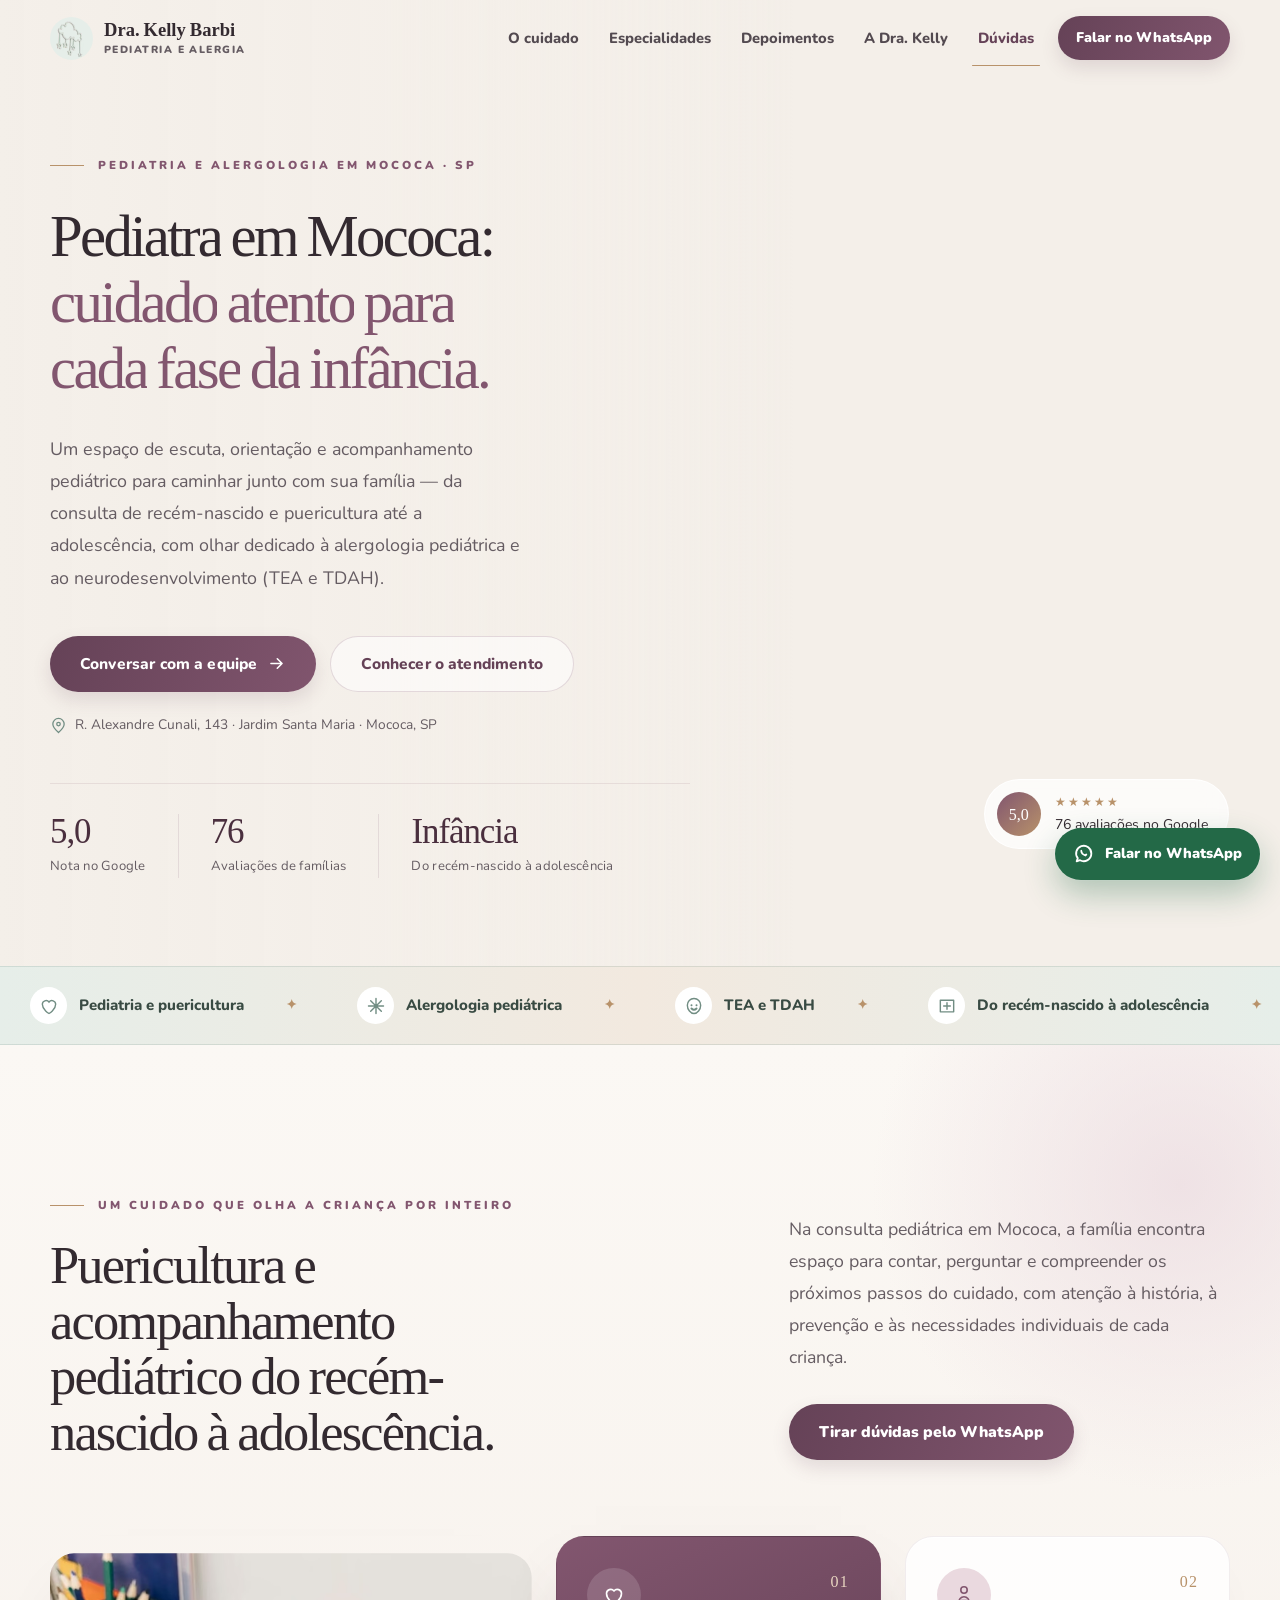
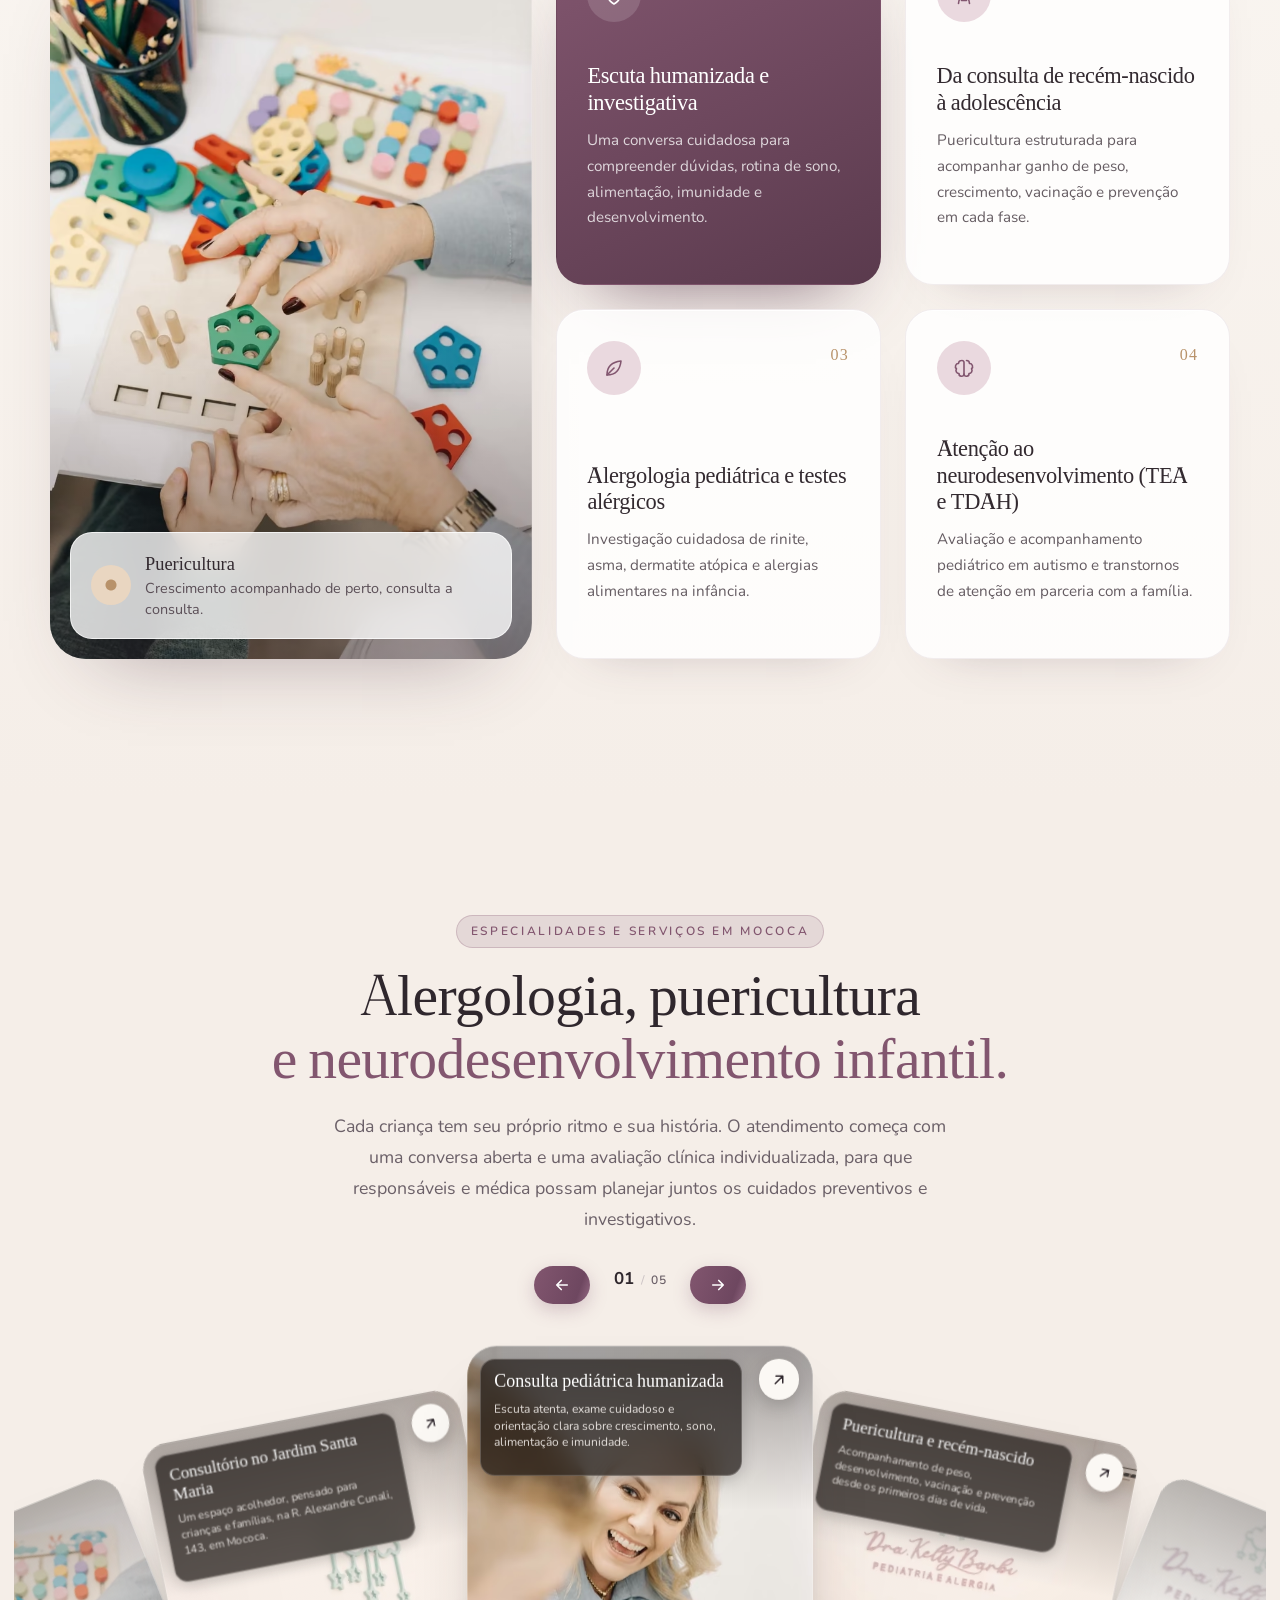
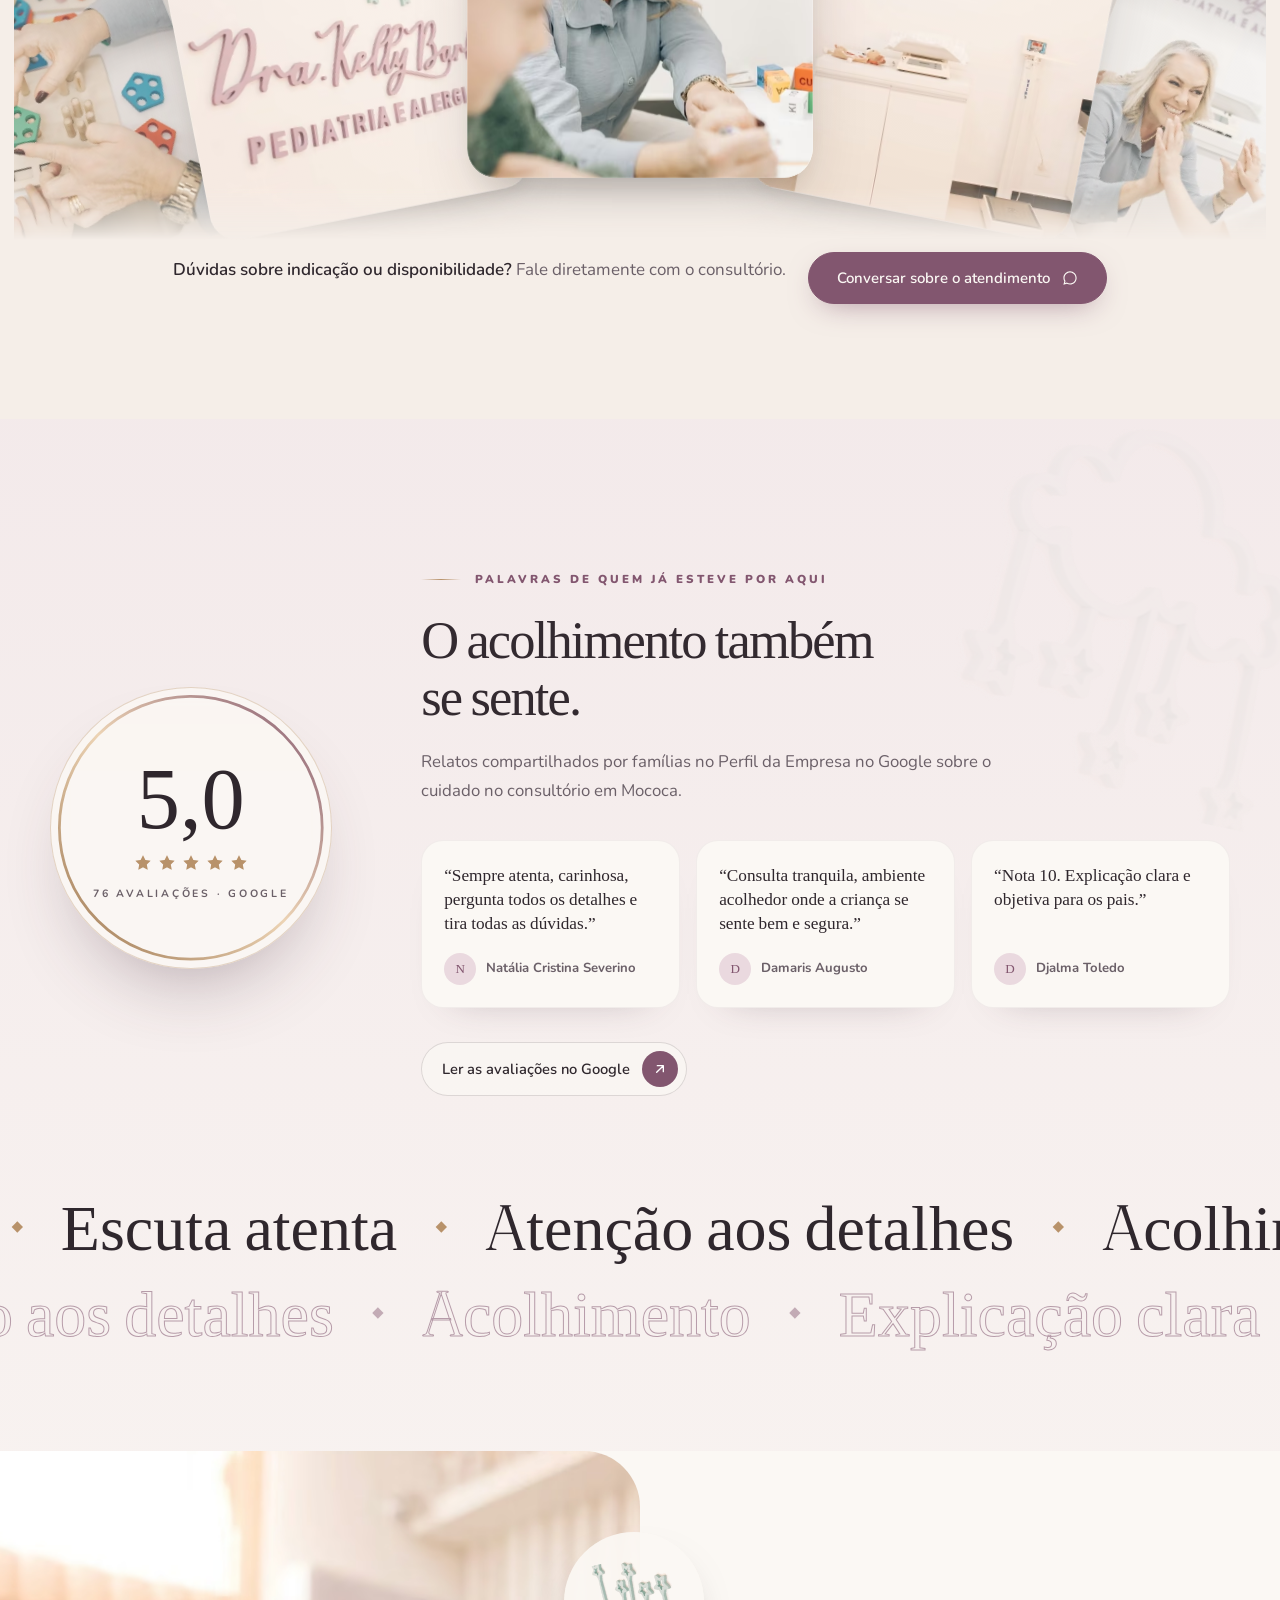
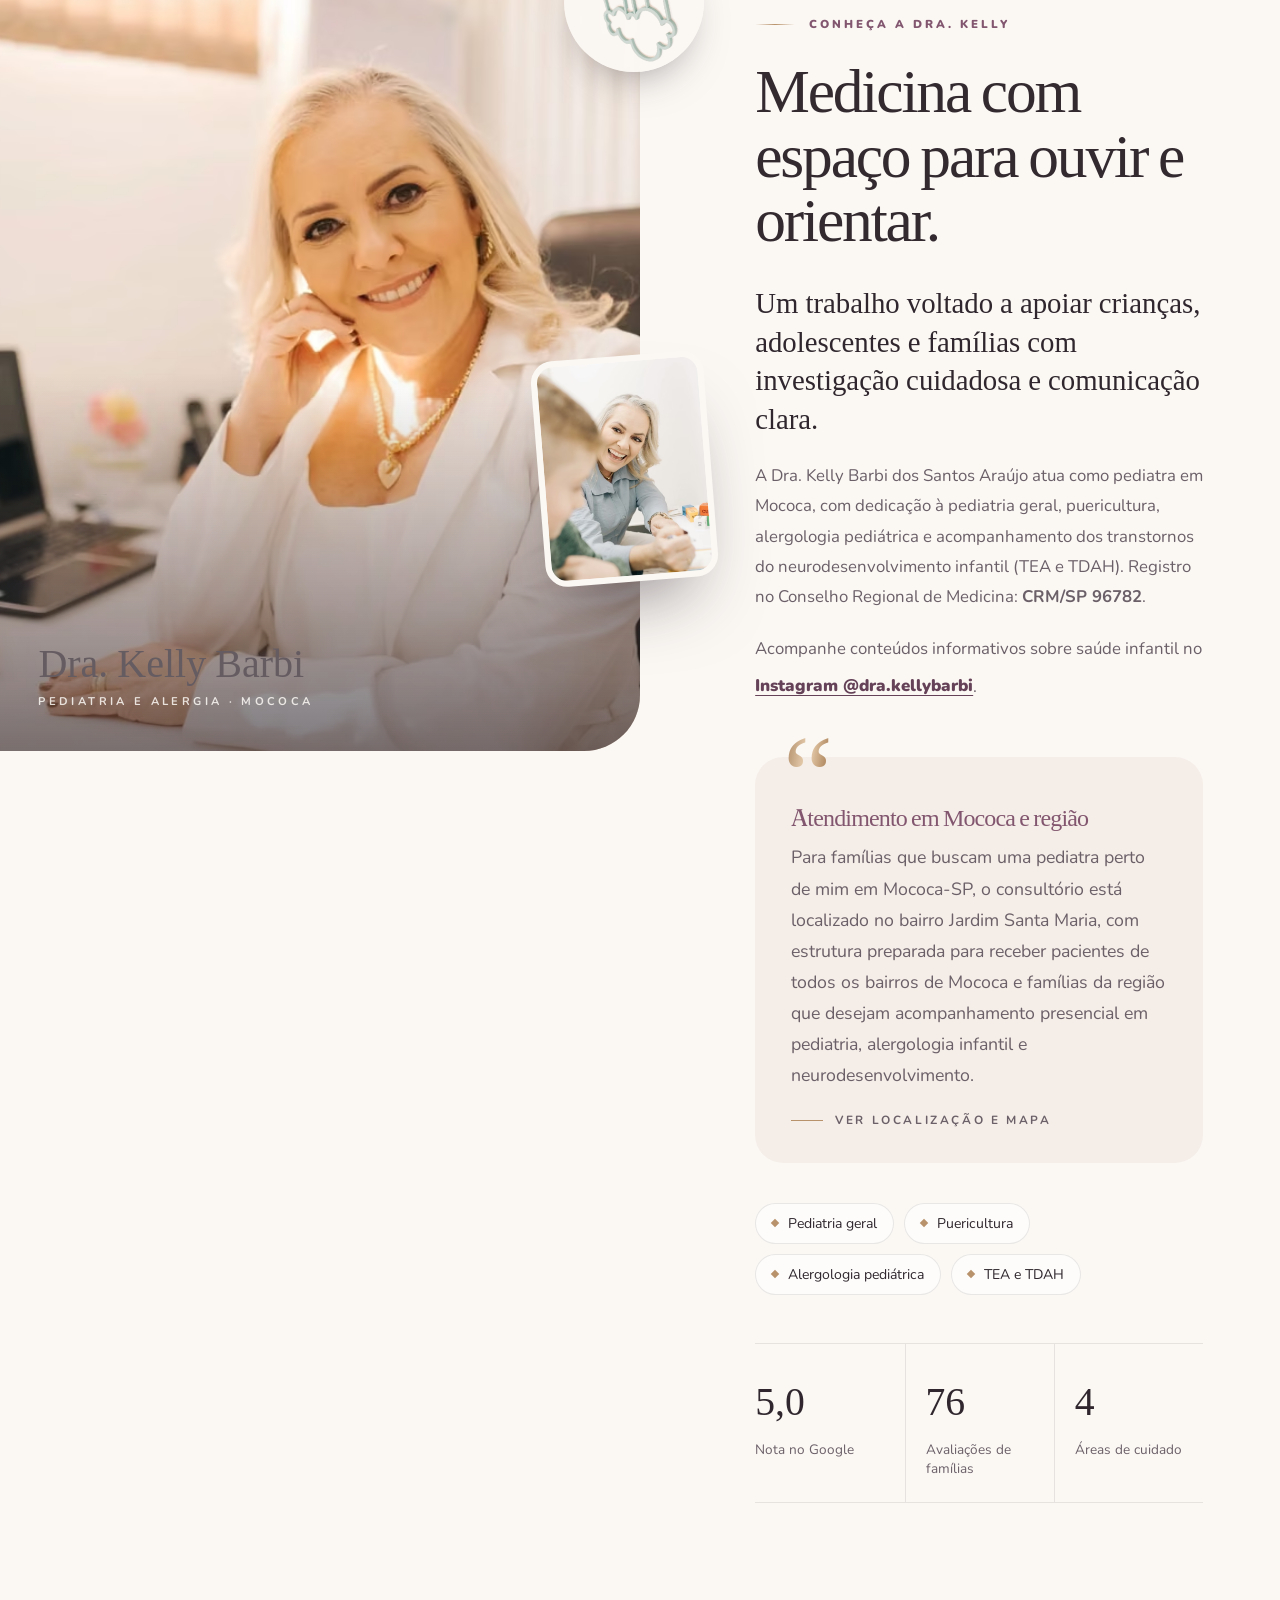
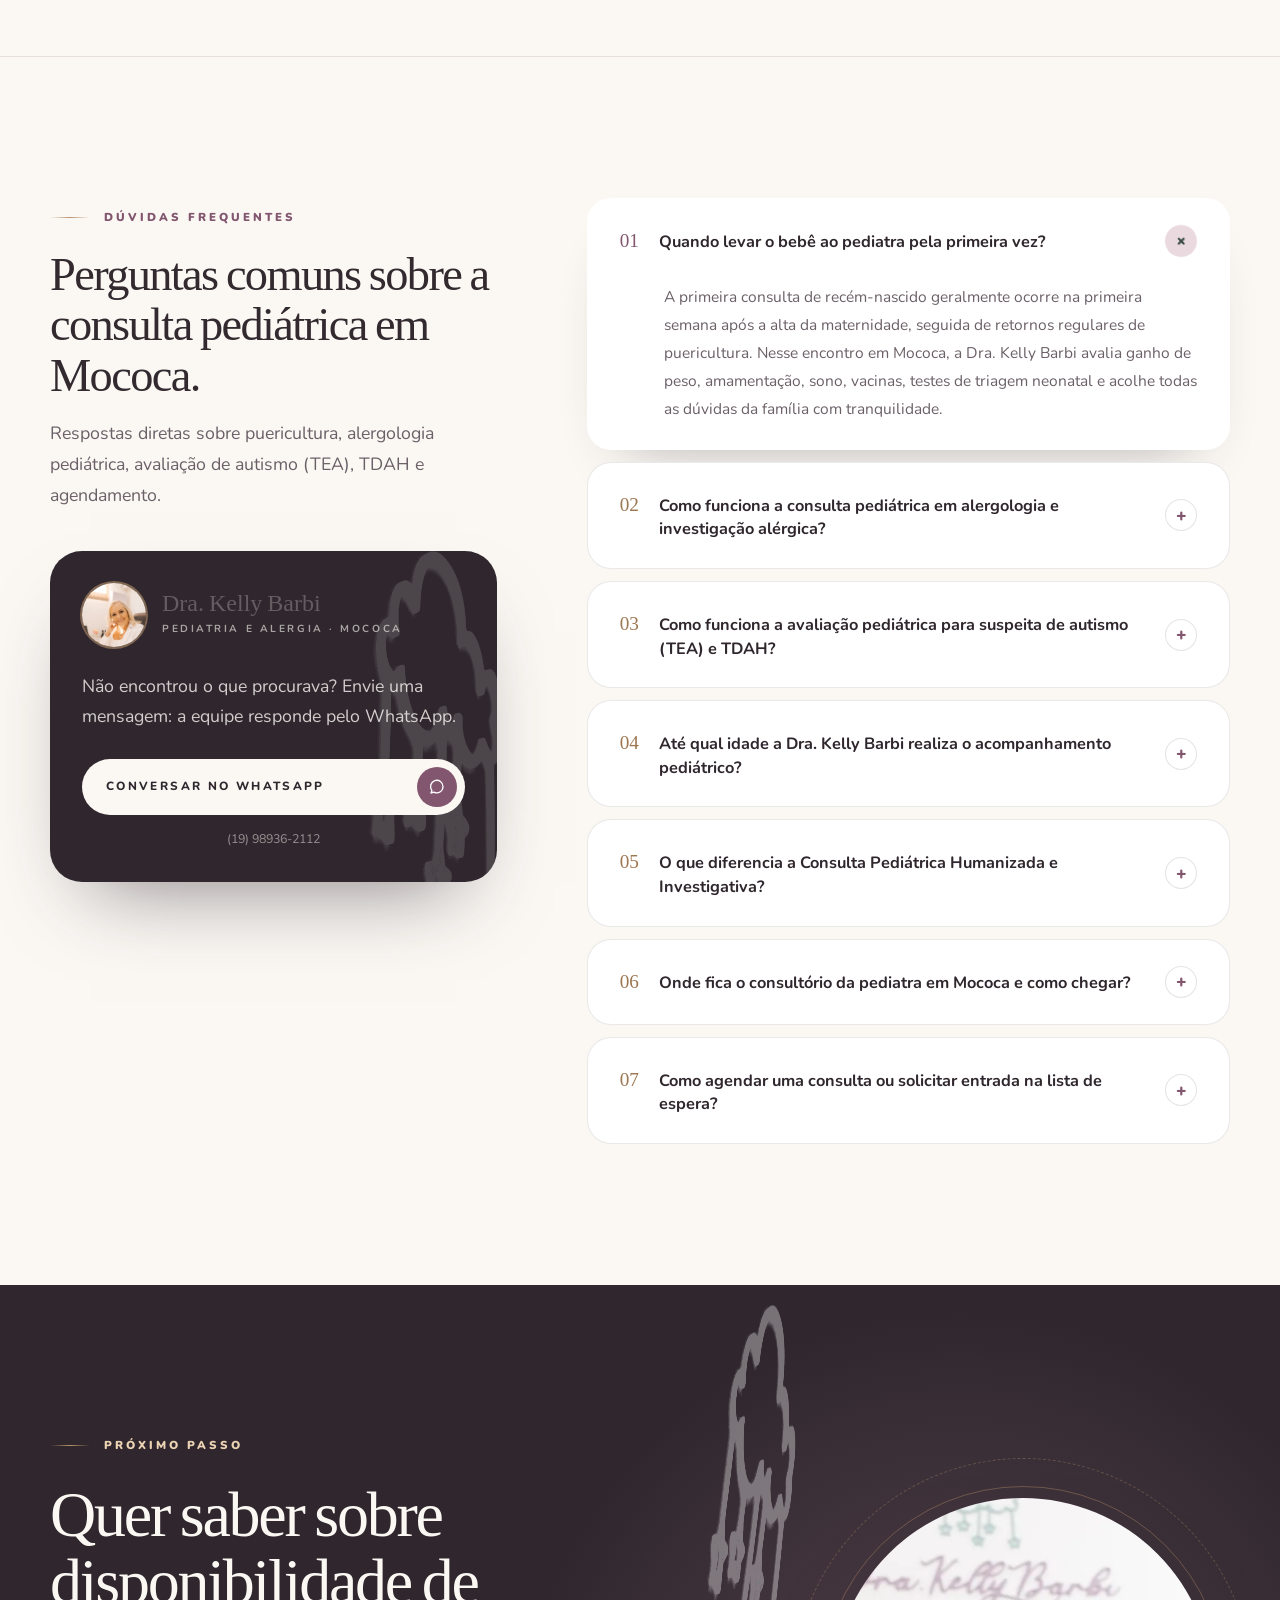
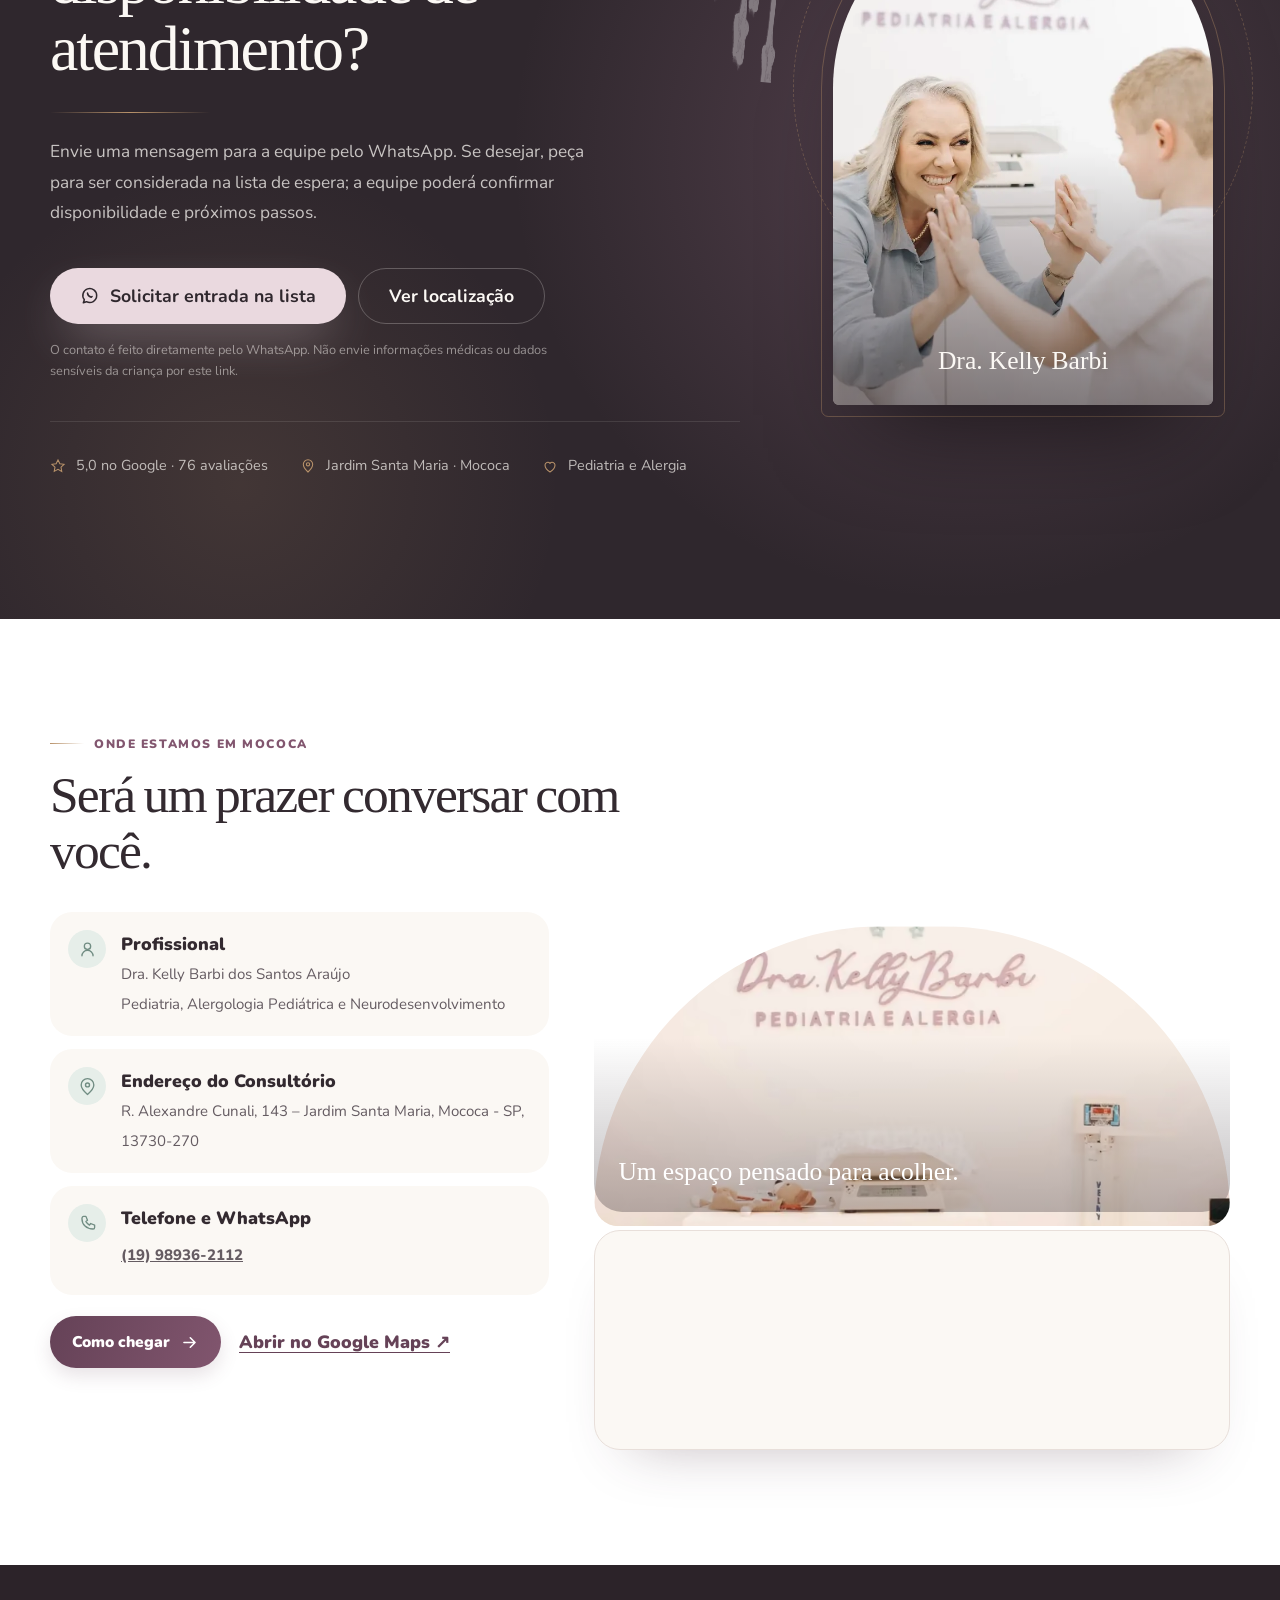
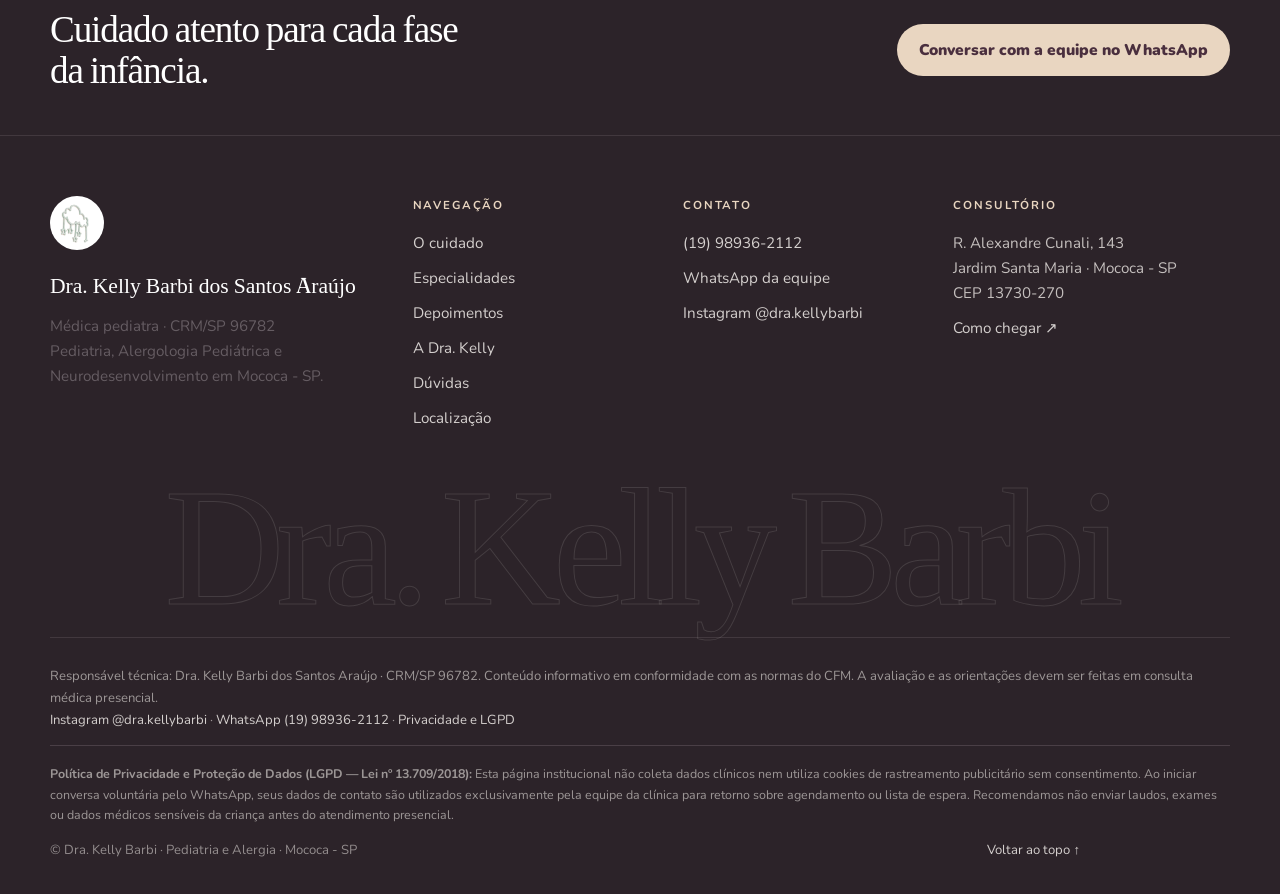
<file: index.html>
<!doctype html>
<html lang="pt-BR">
<head>
  <meta charset="utf-8">
  <meta name="viewport" content="width=device-width, initial-scale=1">
  <meta name="theme-color" content="#fbf8f4">
  <meta name="author" content="Dra. Kelly Barbi dos Santos Araújo">
  <meta name="geo.region" content="BR-SP">
  <meta name="geo.placename" content="Mococa">
  <meta name="geo.position" content="-21.4647;-47.0026">
  <meta name="ICBM" content="-21.4647, -47.0026">
  <meta name="format-detection" content="telephone=no">
  <meta name="robots" content="index, follow, max-image-preview:large, max-snippet:-1, max-video-preview:-1">

  <!-- FASE 4 – SEO Local, AEO e GEO: Title (≤ 60 caracteres) e Meta Description (≤ 155 caracteres) -->
  <title>Pediatra em Mococa | Dra. Kelly Barbi — Alergia, TEA e TDAH</title>
  <meta name="description" content="Pediatra em Mococa-SP: Dra. Kelly Barbi. Puericultura, alergologia pediátrica, TEA e TDAH do recém-nascido à adolescência. Agende pelo WhatsApp!">

  <!-- TODO: Substituir https://pediatrakellybarbi.com.br pelo domínio definitivo antes da publicação -->
  <link rel="canonical" href="https://pediatrakellybarbi.com.br/">

  <!-- Favicons completos e Web App Manifest -->
  <link rel="icon" href="favicon.ico" sizes="any">
  <link rel="icon" type="image/png" sizes="32x32" href="assets/favicon-32x32.png">
  <link rel="icon" type="image/png" sizes="64x64" href="assets/favicon.png">
  <link rel="apple-touch-icon" sizes="180x180" href="assets/apple-touch-icon.png">
  <link rel="manifest" href="site.webmanifest">

  <!-- FASE 2 – Preload prioritário da imagem LCP do Hero (AVIF responsivo) e da fonte principal -->
  <link rel="preload" as="image" type="image/avif" imagesrcset="assets/hero-dra-kelly-barbi-1280.avif 1280w, assets/hero-dra-kelly-barbi-1920.avif 1920w, assets/hero-dra-kelly-barbi-2752.avif 2752w" imagesizes="100vw" fetchpriority="high" media="(min-width: 761px)">
  <link rel="preload" as="image" type="image/avif" imagesrcset="assets/hero-mobile-dra-kelly-barbi-828.avif 828w, assets/hero-mobile-dra-kelly-barbi-1229.avif 1229w" imagesizes="100vw" fetchpriority="high" media="(max-width: 760px)">
  <link rel="preload" href="fonts/fraunces.woff2" as="font" type="font/woff2" crossorigin>
  <link rel="preload" href="fonts/nunito.woff2" as="font" type="font/woff2" crossorigin>

  <!-- Open Graph & Twitter Card (1200x630 com logo e identidade da marca) -->
  <meta property="og:type" content="website">
  <meta property="og:locale" content="pt_BR">
  <meta property="og:url" content="https://pediatrakellybarbi.com.br/">
  <meta property="og:title" content="Pediatra em Mococa | Dra. Kelly Barbi — Alergia, TEA e TDAH">
  <meta property="og:description" content="Consultório de Pediatria, Alergologia Pediátrica e acompanhamento do neurodesenvolvimento (TEA e TDAH) em Mococa-SP. Converse com a equipe pelo WhatsApp.">
  <meta property="og:site_name" content="Dra. Kelly Barbi">
  <meta property="og:image" content="https://pediatrakellybarbi.com.br/assets/og-dra-kelly-barbi-pediatra-mococa.jpg">
  <meta property="og:image:type" content="image/jpeg">
  <meta property="og:image:width" content="1200">
  <meta property="og:image:height" content="630">
  <meta property="og:image:alt" content="Dra. Kelly Barbi — Pediatra e Alergologia Pediátrica em Mococa, SP">
  <meta name="twitter:card" content="summary_large_image">
  <meta name="twitter:title" content="Pediatra em Mococa | Dra. Kelly Barbi — Alergia, TEA e TDAH">
  <meta name="twitter:description" content="Cuidado pediátrico humanizado em Mococa-SP: puericultura, alergologia infantil e acompanhamento de TEA e TDAH. Fale no WhatsApp.">
  <meta name="twitter:image" content="https://pediatrakellybarbi.com.br/assets/og-dra-kelly-barbi-pediatra-mococa.jpg">
  <meta name="twitter:image:alt" content="Dra. Kelly Barbi — Pediatra e Alergologia Pediátrica em Mococa, SP">

  <style>
    @font-face{font-family:Fraunces;src:url('fonts/fraunces.woff2') format('woff2');font-style:normal;font-weight:100 900;font-display:swap}
    @font-face{font-family:Nunito;src:url('fonts/nunito.woff2') format('woff2');font-style:normal;font-weight:200 1000;font-display:swap}
    :root{--bg:#fbf8f4;--surface:#fff;--ink:#332a30;--muted:#655c62;--line:#e8dfda;--plum:#82566f;--plum-deep:#654257;--sage:#718d83;--sage-light:#e6eee9;--rose:#ead9df;--sand:#f2e9df;--font-display:'Fraunces',Georgia,serif;--font-body:'Nunito',Arial,sans-serif;--step-0:clamp(1rem,.95rem + .2vw,1.125rem);--step-2:clamp(1.6rem,1.25rem + 1.4vw,2.3rem);--step-3:clamp(2.45rem,1.8rem + 2.8vw,4.4rem);--space:clamp(1rem,.7rem + 1.3vw,1.7rem);--radius:26px;--ease:cubic-bezier(.2,.7,.2,1);--ease-smooth:cubic-bezier(0.16,1,0.3,1);--transition-smooth:var(--ease-smooth);--dur-fast:240ms;--dur-base:550ms;--dur-slow:850ms;--dist-sm:4px;--dist-md:18px;--dist-lg:28px;--motion-glow:0 16px 38px #65425718;--motion-ring:0 0 0 5px #82566f18}
    *{box-sizing:border-box}html{scroll-behavior:smooth;scroll-padding-top:88px}body{margin:0;background:var(--bg);color:var(--ink);font-family:var(--font-body);font-size:var(--step-0);line-height:1.65}picture{display:block}img{display:block;max-width:100%}a{color:inherit}a:focus-visible,summary:focus-visible{outline:3px solid #2f6757;outline-offset:4px;border-radius:6px}.sr-only{position:absolute;width:1px;height:1px;padding:0;margin:-1px;overflow:hidden;clip:rect(0,0,0,0);white-space:nowrap;border:0}.skip-link{position:absolute;left:-9999px;top:12px;z-index:50;background:var(--plum-deep);color:#fff;padding:12px 18px;border-radius:999px;font-weight:900;text-decoration:none}.skip-link:focus{left:16px}.wrap{width:min(1180px,calc(100% - 48px));margin:auto}.eyebrow{display:flex;align-items:center;gap:10px;text-transform:uppercase;letter-spacing:.13em;font-size:.76rem;font-weight:900;color:var(--plum)}.eyebrow:before{content:"";width:26px;height:2px;background:var(--sage)}
    h1,h2,h3,p{margin-top:0}h1,h2,h3{font-family:var(--font-display);font-weight:500;line-height:1.08;letter-spacing:-.035em}h1{font-size:var(--step-3);max-width:760px;margin:16px 0 20px}h2{font-size:var(--step-2);margin:12px 0 16px}h3{font-size:1.38rem;margin-bottom:9px}p{color:var(--muted)}
    .button{display:inline-flex;justify-content:center;align-items:center;gap:10px;min-height:46px;padding:13px 22px;border-radius:999px;text-decoration:none;font-weight:900;font-size:.97rem}.button-primary{background:var(--plum-deep);color:white;box-shadow:0 8px 18px #65425726}.button-primary:hover{background:#513344}.button-light{background:white;color:var(--plum-deep);border:1px solid var(--line)}.icon{width:19px;height:19px;flex:none;transition:transform .35s var(--ease-smooth)}.button:hover .icon{transform:translateX(3px)}
    .topbar{position:sticky;top:0;z-index:20;background:rgba(251,248,244,.88);backdrop-filter:blur(12px);-webkit-backdrop-filter:blur(12px);border-bottom:1px solid #e9e1dc}.topbar.is-scrolled{background:rgba(251,248,244,.96);box-shadow:0 10px 30px #332a3012}.scroll-progress{position:fixed;left:0;top:0;z-index:25;width:100%;height:3px;background:linear-gradient(90deg,var(--sage),var(--plum));transform-origin:0 50%;transform:scaleX(var(--scroll-progress,0));pointer-events:none}.nav{height:76px;display:flex;align-items:center;justify-content:space-between;gap:22px}.brand{display:inline-flex;align-items:center;gap:11px;min-height:44px;text-decoration:none;flex:0 0 auto;min-width:max-content}.brand-mark{width:43px;height:43px;display:grid;place-items:center;background:var(--sage-light);border-radius:50%;overflow:hidden;flex:none}.brand-mark img{width:31px;height:38px;object-fit:contain}.brand-text{display:flex;flex-direction:column;line-height:1.1;flex:none;white-space:nowrap}.brand-text strong{font-family:var(--font-display);font-size:1.16rem;font-weight:600}.brand-text small{font-size:.65rem;letter-spacing:.14em;text-transform:uppercase;color:var(--muted);font-weight:900;margin-top:4px}.nav-links{display:flex;align-items:center;gap:18px;flex:0 0 auto}.nav-links a:not(.button){position:relative;display:inline-flex;align-items:center;min-height:44px;padding:0 6px;text-decoration:none;color:#534a50;font-weight:800;font-size:.92rem}.nav-links a:not(.button):hover,.nav-links a:not(.button).is-active{color:var(--plum-deep)}.nav .button{min-height:44px;padding:10px 18px;font-size:.88rem}
    .hero{padding:68px 0 55px;overflow:hidden;position:relative;isolation:isolate}.hero:before{content:"";position:absolute;z-index:-1;width:min(42vw,520px);aspect-ratio:1;border-radius:50%;right:-9%;top:3%;background:radial-gradient(circle,#ead9df72 0,transparent 70%);pointer-events:none}.hero-grid{display:grid;grid-template-columns:1.04fr .96fr;align-items:center;gap:48px}.hero-copy{padding:15px 0 25px}.hero-copy p{font-size:1.12rem;max-width:560px;margin-bottom:26px}.hero-actions{display:flex;align-items:center;gap:14px;flex-wrap:wrap}.place-line{display:flex;align-items:center;gap:8px;color:var(--muted);font-size:.9rem;margin-top:23px}.place-line svg{width:17px;color:var(--sage);flex:none}.hero-art{position:relative;min-height:495px}.hero-photo{position:absolute;right:7%;top:0;width:77%;height:455px;object-fit:cover;object-position:center 28%;border-radius:48% 48% 32px 32px;box-shadow:0 22px 52px #67544a1f}.photo-note{position:absolute;left:0;bottom:18px;max-width:235px;padding:20px 22px;background:#fff;border-radius:20px 20px 20px 5px;box-shadow:0 16px 38px #332a3015}.photo-note strong{display:block;font-family:var(--font-display);font-size:1.3rem;font-weight:500;line-height:1.2}.photo-note span{display:block;font-size:.83rem;color:var(--muted);margin-top:5px}.star-doodle{position:absolute;right:0;top:20px;width:92px;color:var(--plum);transform:rotate(10deg)}.dots{position:absolute;right:0;bottom:51px;width:86px;height:70px;background-image:radial-gradient(var(--sage) 2px,transparent 2.5px);background-size:15px 15px;opacity:.65}
    .service-strip{background:var(--sage-light);border-block:1px solid #d4e0d9}.service-items{display:grid;grid-template-columns:repeat(4,minmax(0,1fr));align-items:center;padding:20px 0;gap:18px}.service-item{display:flex;align-items:center;gap:12px;color:#394b43;font-weight:900;font-size:.94rem;min-width:0}.service-item .bubble{width:37px;height:37px;border-radius:50%;display:grid;place-items:center;background:white;color:var(--sage);flex:none}.service-item svg{width:20px;height:20px}
    section{padding:92px 0}.section-head{max-width:670px;margin-bottom:35px}.section-head p{max-width:590px}.benefits{background:#fff}.benefit-layout{display:grid;grid-template-columns:.85fr 1.15fr;gap:70px;align-items:center}.benefit-photo{height:490px;width:100%;object-fit:cover;border-radius:42% 42% 24px 24px;object-position:center 48%}.benefit-copy{max-width:590px}.benefit-list{list-style:none;margin:26px 0 30px;padding:0;display:grid;gap:18px}.benefit-list li{display:grid;grid-template-columns:34px 1fr;gap:13px;align-items:start}.check{width:30px;height:30px;border-radius:50%;background:var(--sage-light);color:#426756;display:grid;place-items:center;font-weight:1000}.benefit-list strong{display:block;color:var(--ink);font-weight:900}.benefit-list span:last-child{display:block;color:var(--muted);font-size:.96rem;margin-top:2px}
    .care{background:var(--sand)}.care-grid{display:grid;grid-template-columns:1fr 1fr;gap:46px;align-items:center}.care-copy p{max-width:520px}.care-image-wrap{position:relative}.care-image{width:100%;height:415px;object-fit:cover;border-radius:25px 100px 25px 25px}.care-tag{position:absolute;bottom:-18px;left:-18px;background:var(--plum-deep);color:white;border-radius:18px;padding:15px 19px;font-size:.85rem;font-weight:900}.care-pills{display:flex;gap:9px;flex-wrap:wrap;margin:24px 0}.pill{padding:8px 13px;border-radius:999px;background:#fff9;border:1px solid #ddcec3;font-size:.86rem;color:#5f4c55;font-weight:900}
    .services-grid{display:grid;grid-template-columns:repeat(3,minmax(0,1fr));gap:20px;margin-top:56px}.service-card{background:#fff;border:1px solid #e2d4c8;border-radius:24px;padding:28px 24px;display:flex;flex-direction:column;justify-content:space-between;gap:18px;box-shadow:0 12px 32px #332a3008}.service-card h3{font-size:1.32rem;line-height:1.2;color:var(--ink);margin-bottom:10px}.service-card p{font-size:.95rem;margin-bottom:0}.service-card .card-link{display:inline-flex;align-items:center;gap:8px;min-height:44px;font-weight:900;font-size:.92rem;color:var(--plum-deep);text-decoration:underline;text-underline-offset:4px}.service-card .card-link:hover{color:#492d3e}
    .reviews{background:#fff}.reviews-top{display:flex;align-items:end;justify-content:space-between;gap:30px;margin-bottom:33px}.google-proof{display:flex;align-items:center;gap:16px;background:var(--bg);border:1px solid var(--line);padding:14px 20px;border-radius:18px;max-width:100%}.google-proof .score-box{display:flex;flex-direction:column;align-items:center;padding-right:16px;border-right:1px solid #dcd0c9}.google-proof .score{font-family:var(--font-display);font-size:1.85rem;line-height:1;color:var(--plum-deep);font-weight:600}.google-proof .score-label{font-size:.68rem;text-transform:uppercase;letter-spacing:.1em;color:var(--muted);font-weight:900;margin-top:4px}.stars{color:#946832;letter-spacing:.13em}.google-proof .rating-copy{display:flex;flex-direction:column;gap:2px;max-width:100%}.google-proof small{display:block;color:var(--muted);font-size:.8rem;line-height:1.35}.review-grid{display:grid;grid-template-columns:repeat(3,1fr);gap:17px}.review{padding:26px 24px;background:#fbf8f4;border:1px solid var(--line);border-radius:22px;min-height:225px;display:flex;flex-direction:column;justify-content:space-between}.review blockquote{margin:13px 0 21px;font-family:var(--font-display);font-size:1.28rem;line-height:1.35;color:#443740}.review cite{font-style:normal;font-weight:900;color:var(--muted);font-size:.9rem}.review .stars{font-size:.82rem}
    .about{background:var(--bg)}.about-grid{display:grid;grid-template-columns:1fr .9fr;gap:66px;align-items:center}.about-card{background:#fff;border-radius:28px;padding:34px;box-shadow:0 16px 45px #51423a0d}.about-card .mark{font-family:var(--font-display);font-size:4rem;color:var(--sage);line-height:.8}.about-card p{margin:22px 0 0}.about-image{width:100%;height:460px;object-fit:cover;object-position:center 35%;border-radius:25px 25px 110px 25px}.about .social{display:inline-flex;align-items:center;min-height:44px;font-weight:900;color:var(--plum-deep);text-decoration-thickness:1px;text-underline-offset:4px}
    .region-box{margin-top:42px;padding:28px 32px;background:#fff;border:1px solid var(--line);border-radius:24px;display:flex;align-items:center;justify-content:space-between;gap:28px;flex-wrap:wrap}.region-box h3{font-size:1.35rem;margin-bottom:6px}.region-box p{margin:0;max-width:680px;font-size:.96rem}
    .faq{background:#fff;border-top:1px solid var(--line)}.faq-list{display:grid;gap:14px;max-width:860px}.faq-item{background:var(--bg);border:1px solid var(--line);border-radius:20px;overflow:hidden}.faq-item summary{list-style:none;cursor:pointer;padding:20px 24px;display:flex;align-items:center;justify-content:space-between;gap:16px;min-height:56px}.faq-item summary::-webkit-details-marker{display:none}.faq-item summary h3{font-family:var(--font-body);font-size:1.06rem;font-weight:900;letter-spacing:0;line-height:1.35;margin:0;color:var(--ink)}.faq-icon{width:28px;height:28px;border-radius:50%;background:#fff;border:1px solid var(--line);display:grid;place-items:center;color:var(--plum-deep);font-weight:900;flex:none;transition:transform var(--dur-fast) var(--ease-smooth)}.faq-item[open] .faq-icon{transform:rotate(45deg);background:var(--sage-light);color:#394b43}.faq-answer{padding:0 24px 22px}.faq-answer p{margin:0;font-size:.97rem;line-height:1.65}
    .wait{padding:64px 0 90px;background:var(--bg)}.wait-panel{position:relative;overflow:hidden;background:var(--plum-deep);border-radius:34px;padding:clamp(30px,6vw,67px);color:white;display:grid;grid-template-columns:1.2fr .8fr;gap:35px;align-items:center}.wait-panel:after{content:"✦";position:absolute;font-size:230px;line-height:1;color:#ffffff0b;right:4%;top:-29px;pointer-events:none}.wait-panel .eyebrow{color:#d9c0cc}.wait-panel .eyebrow:before{background:#b9d0c4}.wait-panel h2{font-size:clamp(2.1rem,1.7rem + 2vw,3.2rem);max-width:570px}.wait-panel p{color:#f1e7ec;max-width:590px;margin-bottom:0}.wait-action{position:relative;z-index:1;display:flex;flex-direction:column;align-items:flex-start;gap:12px}.wait-action .button{background:white;color:var(--plum-deep)}.wait-action small{color:#e6d9e0;font-size:.82rem;line-height:1.4;max-width:270px}
    .contact{background:#fff}.contact-grid{display:grid;grid-template-columns:.88fr 1.12fr;gap:45px;align-items:start}.contact-info{display:grid;gap:13px;font-style:normal}.contact-row{display:flex;gap:15px;align-items:flex-start;padding:18px;background:var(--bg);border-radius:17px}.contact-row .bubble{width:38px;height:38px;background:var(--sage-light);border-radius:50%;display:grid;place-items:center;color:var(--sage);flex:none}.contact-row strong{display:block;color:var(--ink);font-weight:900}.contact-row span,.contact-row a{color:var(--muted);font-size:.94rem}.contact-row a{display:inline-flex;align-items:center;min-height:44px;font-weight:800}.contact-actions{display:flex;align-items:center;gap:12px;flex-wrap:wrap;margin-top:8px}.map-link{display:inline-flex;align-items:center;min-height:44px;padding:0 6px;color:var(--plum-deep);font-weight:900;text-underline-offset:4px}.contact-visual-stack{display:grid;gap:18px}.contact-visual{height:300px;position:relative}.contact-visual picture{width:100%;height:100%}.contact-visual img{width:100%;height:100%;object-fit:cover;object-position:center 48%;border-radius:28px}.contact-visual:after{content:"";position:absolute;inset:0;border-radius:28px;background:linear-gradient(0deg,#332a3050,transparent 58%);pointer-events:none}.contact-caption{position:absolute;left:24px;bottom:20px;z-index:1;color:white;font-family:var(--font-display);font-size:1.6rem}.map-embed{height:220px;border-radius:24px;overflow:hidden;border:1px solid var(--line);background:var(--bg)}.map-embed iframe{width:100%;height:100%;border:0;display:block}
    footer{background:#332a30;color:#f9f5f1;padding:36px 0}.footer-inner{display:flex;justify-content:space-between;align-items:flex-start;gap:24px;flex-wrap:wrap}.footer-brand{font-family:var(--font-display);font-size:1.2rem}.footer-inner p{color:#dbd1d6;margin:0;font-size:.82rem;line-height:1.6}.footer-inner a{display:inline-flex;align-items:center;min-height:44px;padding:0 4px;color:#fff;font-weight:800}.footer-lgpd{width:100%;padding-top:18px;margin-top:12px;border-top:1px solid #4a3f46;font-size:.78rem;color:#cbc0c6}
    .button:hover{box-shadow:0 12px 28px #65425728}.button-primary:hover,.wait-action .button:hover{box-shadow:0 14px 32px #65425736,var(--motion-ring)}.button-light:hover{box-shadow:0 10px 24px #332a3012;border-color:#d4c0ca}.button:focus-visible,.whatsapp-float:focus-visible{outline:3px solid #2f6757;outline-offset:4px;box-shadow:var(--motion-ring);transform:translateY(-1px)}.button:active,.whatsapp-float:active{transform:translateY(1px) scale(.985);box-shadow:0 3px 10px #332a3017}.service-item .bubble{box-shadow:0 0 0 0 #718d8300}.service-item:hover .bubble{transform:translateY(-4px) rotate(-6deg);scale:1.08;box-shadow:0 0 0 7px #718d8318}
    .benefit-list li:hover{transform:translateX(6px)}.benefit-list li:hover .check{transform:scale(1.14);background:#d2e3da;box-shadow:0 0 0 5px #718d8317}
    .service-card:hover,.review:hover{transform:translateY(-7px);scale:1.012;border-color:#cdb5c2;box-shadow:0 22px 46px #332a3014}.service-card:hover .card-link{gap:12px}.about-card:hover,.region-box:hover{transform:translateY(-5px);border-color:#d4c0ca;box-shadow:0 22px 52px #51423a14}.pill:hover{transform:translateY(-3px) scale(1.03);box-shadow:0 8px 18px #332a3012;border-color:#bfa4b2;background:#fff}.contact-row:hover{transform:translateX(6px);box-shadow:0 10px 26px #332a3010}.contact-row:focus-within{box-shadow:0 0 0 3px #718d8326}.brand:hover .brand-mark{transform:rotate(-6deg);scale:1.05;box-shadow:0 0 0 6px #718d8316}.faq-item:hover{border-color:#d4c0ca;box-shadow:0 10px 26px #332a300a}
    .motion-ready .hero-photo,.motion-ready .photo-note,.motion-ready .dots,.motion-ready .benefit-photo,.motion-ready .care-image,.motion-ready .care-tag,.motion-ready .about-image,.motion-ready .contact-visual img{translate:0 var(--parallax-y,0px);transition:translate .18s cubic-bezier(.2,0,.3,1),transform var(--dur-base) var(--ease-smooth),scale .72s var(--ease-smooth),box-shadow var(--dur-base) var(--ease-smooth),filter .95s var(--ease-smooth),clip-path .95s var(--ease-smooth),opacity .9s var(--ease-smooth)}.motion-ready .star-doodle{translate:0 var(--parallax-y,0px);rotate:calc(10deg + var(--parallax-rot,0deg));transition:translate .18s linear,rotate .18s linear}
    .motion-ready .motion-reveal{opacity:0;transform:translate3d(0,26px,0) scale(.985);transition:opacity .78s var(--ease-smooth),transform .78s var(--ease-smooth);transition-delay:var(--reveal-delay,0ms)}.motion-ready .motion-reveal.is-visible{opacity:1;transform:translate3d(0,0,0) scale(1)}
    .motion-ready .image-reveal{opacity:0;filter:blur(10px);scale:.94;clip-path:inset(8% 0 12% 0 round 24px)}.motion-ready .image-reveal.is-visible{opacity:1;filter:blur(0);scale:1;clip-path:inset(0 0 0 0 round 24px)}
    .hero-photo:hover,.benefit-photo:hover,.care-image:hover,.about-image:hover,.contact-visual img:hover{scale:1.04;box-shadow:0 24px 52px #6542572e,0 0 28px #ead9df90}.hero-art:hover .photo-note{transform:translateY(-5px) scale(1.02);box-shadow:0 20px 44px #332a301f}.care-image-wrap:hover .care-tag{transform:translateY(-4px) scale(1.03);box-shadow:0 14px 30px #65425738}
    .whatsapp-float{position:fixed;right:20px;bottom:20px;z-index:30;display:inline-flex;align-items:center;gap:10px;min-height:52px;min-width:52px;padding:12px 18px;border-radius:999px;background:#236947;color:#fff;text-decoration:none;font-weight:900;font-size:.9rem;box-shadow:0 14px 32px rgba(35,105,71,.32),0 0 0 1px rgba(255,255,255,.22)}.whatsapp-float svg{width:22px;height:22px;flex:none}.whatsapp-float:hover{background:#1b5438;transform:translateY(-3px) scale(1.02);box-shadow:0 18px 38px rgba(35,105,71,.42),0 0 0 5px rgba(113,141,131,.2)}
    @media(hover:hover) and (pointer:fine){.button,.service-item .bubble,.service-card,.review,.hero-photo,.photo-note,.benefit-photo,.benefit-list li,.check,.care-image,.care-tag,.about-image,.contact-row,.contact-visual img,.brand-mark,.about-card,.region-box,.pill,.whatsapp-float,.faq-item{transition:transform var(--dur-base) var(--ease-smooth),scale .72s var(--ease-smooth),box-shadow var(--dur-base) var(--ease-smooth),border-color .45s var(--ease-smooth),background-color .4s var(--ease-smooth)}.service-card .card-link{transition:gap .3s var(--ease-smooth),color .3s var(--ease-smooth)}.button{position:relative;overflow:hidden}.button-primary:after{content:"";position:absolute;inset:0;background:linear-gradient(115deg,transparent 25%,rgba(255,255,255,.22) 50%,transparent 75%);transform:translateX(-120%);transition:transform .65s var(--ease-smooth);pointer-events:none}.button-primary:hover:after{transform:translateX(120%)}.nav-links a:not(.button):after{content:"";position:absolute;left:6px;right:6px;bottom:8px;height:2px;border-radius:2px;background:var(--plum);transform:scaleX(0);transform-origin:right center;transition:transform .38s var(--ease-smooth)}.nav-links a:not(.button):hover:after,.nav-links a:not(.button).is-active:after{transform:scaleX(1);transform-origin:left center}.has-spotlight{position:relative;overflow:hidden;isolation:isolate}.has-spotlight:before{content:"";position:absolute;inset:0;z-index:0;background:radial-gradient(380px circle at var(--spot-x,50%) var(--spot-y,50%),rgba(130,86,111,.09),transparent 70%);opacity:0;transition:opacity .4s var(--ease-smooth);pointer-events:none}.has-spotlight:hover:before{opacity:1}.has-spotlight>*{position:relative;z-index:1}.button:hover{transform:translateY(-3px) scale(1.015)}.button.magnetic:hover,.whatsapp-float.magnetic:hover{transform:translate3d(var(--mag-x,0px),calc(var(--mag-y,0px) - 3px),0) scale(1.02)}}
    @media(max-width:900px){.wrap{width:min(100% - 36px,700px)}.nav{height:68px}.nav-links{gap:13px}.nav-links a:not(.button){display:none}.hero{padding:45px 0 38px}.hero-grid{grid-template-columns:1fr;gap:20px}.hero-copy{padding:0}.hero-art{min-height:440px}.hero-photo{width:76%;height:410px;right:8%}.photo-note{left:0;bottom:4px}.hero:before{width:78vw;right:-35%;top:8%}.benefit-layout,.care-grid,.about-grid,.contact-grid,.services-grid{grid-template-columns:1fr;gap:32px}.benefit-photo{height:430px;max-width:500px}.benefit-layout{gap:34px}.care-image-wrap{order:2}.about-image{height:420px;max-width:520px}.wait-panel{grid-template-columns:1fr}.wait-action{margin-top:4px}.service-items{grid-template-columns:repeat(2,1fr)}.reviews-top{align-items:flex-start;flex-direction:column}.review-grid{grid-template-columns:1fr}}
    @media(max-width:600px){.wrap{width:calc(100% - 34px)}.nav{gap:8px}.nav .button{padding:10px 13px;font-size:.8rem}.brand{gap:8px}.brand-mark{width:38px;height:38px}.brand-mark img{width:27px;height:34px}.brand-text strong{font-size:1.02rem}.brand-text small{font-size:.56rem}.hero{padding-top:37px}.hero-copy p{font-size:1.02rem}.hero-actions{align-items:stretch}.hero-actions .button{width:100%}.place-line{margin-top:18px}.hero-art{min-height:365px}.hero-photo{height:340px;width:78%;right:7%;border-radius:48% 48% 24px 24px}.photo-note{max-width:190px;padding:14px 16px;bottom:1px}.photo-note strong{font-size:1.1rem}.photo-note span{font-size:.75rem}.star-doodle{width:66px;right:0;top:6px}.dots{width:60px;height:55px;bottom:30px}.service-items{gap:13px;padding:16px 0}.service-item{font-size:.79rem;line-height:1.25;gap:8px}.service-item .bubble{width:32px;height:32px}.service-item svg{width:17px}.service-strip .wrap{width:calc(100% - 26px)}section{padding:68px 0}.section-head{margin-bottom:26px}.benefit-photo{height:350px}.benefit-list{gap:15px}.care-image{height:310px;border-radius:22px 78px 22px 22px}.care-tag{left:8px;bottom:-14px;font-size:.77rem}.care-pills{gap:7px}.pill{font-size:.78rem;padding:7px 10px}.services-grid{margin-top:38px;gap:16px}.service-card{padding:22px 20px}.reviews-top{gap:18px}.google-proof{padding:12px 14px;gap:12px}.google-proof .score{font-size:1.5rem}.review{min-height:0;padding:21px}.review blockquote{font-size:1.2rem}.about-card{padding:25px}.about-image{height:345px;border-radius:22px 22px 78px 22px}.region-box{padding:22px 20px;gap:18px}.faq-item summary{padding:16px 18px}.faq-answer{padding:0 18px 18px}.wait{padding:44px 0 68px}.wait-panel{padding:30px 24px;border-radius:26px}.wait-panel:after{font-size:150px;right:-1%;top:-15px}.wait-action{align-items:stretch}.wait-action .button{width:100%}.contact-actions .button{width:100%}.contact-visual{height:240px}.contact-caption{font-size:1.35rem;left:18px}.footer-inner{align-items:flex-start;flex-direction:column}.footer-inner p{max-width:390px}.whatsapp-float{right:14px;bottom:14px;padding:12px 16px;font-size:.84rem;min-height:48px}}
    @media(max-width:380px){.nav .button{padding:8px 9px;font-size:.69rem}.brand{gap:7px}.brand-mark{width:34px;height:34px}.brand-mark img{width:24px;height:30px}.brand-text strong{font-size:.9rem}.brand-text small{font-size:.5rem;letter-spacing:.11em}}
    @media(max-width:360px){.whatsapp-float .float-text{position:absolute;width:1px;height:1px;padding:0;margin:-1px;overflow:hidden;clip:rect(0,0,0,0);white-space:nowrap;border:0}.whatsapp-float{width:52px;height:52px;padding:0;justify-content:center}}
    @media(max-width:340px){.service-items{grid-template-columns:repeat(2,minmax(0,1fr));gap:11px 8px}.service-item{font-size:.74rem;gap:6px}.service-item .bubble{width:30px;height:30px}.service-strip .wrap{width:calc(100% - 34px)}}
    @media(prefers-reduced-motion:reduce){html{scroll-behavior:auto}*,*::before,*::after{transition:none!important;animation:none!important}.motion-reveal,.motion-reveal.is-visible{opacity:1!important;transform:none!important}.image-reveal,.image-reveal.is-visible,.benefit-photo,.care-image{opacity:1!important;filter:none!important;scale:1!important;clip-path:none!important;translate:none!important;will-change:auto!important}.button,.button:hover,.button:active,.whatsapp-float,.whatsapp-float:hover,.service-card:hover,.review:hover,.about-card:hover,.pill:hover,.contact-row,.service-item .bubble,.brand-mark,.hero-photo:hover,.benefit-photo:hover,.care-image:hover,.about-image:hover,.contact-visual img:hover{transform:none!important;scale:1!important;translate:none!important;will-change:auto!important}}
  </style>
  <link rel="stylesheet" href="assets/premium.css?v=20261122b">
  <link rel="stylesheet" href="assets/casos.css?v=20261122">

  <!-- FASE 4 – Dados Estruturados JSON-LD: Physician + MedicalBusiness/LocalBusiness + FAQPage + BreadcrumbList (sem AggregateRating auto-publicado) -->
  <!-- TODO: Confirmar horário exato de funcionamento -->
  <script type="application/ld+json">
{
  "@context": "https://schema.org",
  "@graph": [
    {
      "@type": "WebSite",
      "@id": "https://pediatrakellybarbi.com.br/#website",
      "url": "https://pediatrakellybarbi.com.br/",
      "name": "Dra. Kelly Barbi — Pediatra em Mococa",
      "inLanguage": "pt-BR",
      "publisher": {
        "@id": "https://pediatrakellybarbi.com.br/#physician"
      }
    },
    {
      "@type": "WebPage",
      "@id": "https://pediatrakellybarbi.com.br/#webpage",
      "url": "https://pediatrakellybarbi.com.br/",
      "name": "Pediatra em Mococa | Dra. Kelly Barbi — Alergia, TEA e TDAH",
      "description": "Pediatra em Mococa-SP: Dra. Kelly Barbi. Puericultura, alergologia pediátrica, TEA e TDAH do recém-nascido à adolescência.",
      "inLanguage": "pt-BR",
      "isPartOf": {
        "@id": "https://pediatrakellybarbi.com.br/#website"
      },
      "about": {
        "@id": "https://pediatrakellybarbi.com.br/#physician"
      },
      "primaryImageOfPage": {
        "@type": "ImageObject",
        "url": "https://pediatrakellybarbi.com.br/assets/hero-dra-kelly-barbi-1920.webp",
        "width": 1920,
        "height": 1072
      },
      "breadcrumb": {
        "@id": "https://pediatrakellybarbi.com.br/#breadcrumb"
      },
      "dateModified": "2026-11-24"
    },
    {
      "@type": [
        "Physician",
        "MedicalBusiness",
        "LocalBusiness"
      ],
      "@id": "https://pediatrakellybarbi.com.br/#physician",
      "name": "Dra. Kelly Barbi dos Santos Araújo",
      "alternateName": "Dra. Kelly Barbi — Pediatra em Mococa",
      "description": "Consultório de Pediatria, Alergologia Pediátrica e acompanhamento de Transtornos do Neurodesenvolvimento (TDAH e TEA) em Mococa - SP, do recém-nascido à adolescência.",
      "url": "https://pediatrakellybarbi.com.br/",
      "telephone": "+55-19-98936-2112",
      "image": [
        "https://pediatrakellybarbi.com.br/assets/hero-dra-kelly-barbi-1920.webp",
        "https://pediatrakellybarbi.com.br/assets/og-dra-kelly-barbi-pediatra-mococa.jpg",
        "https://pediatrakellybarbi.com.br/assets/kb-sobre-principal-1066.webp"
      ],
      "logo": "https://pediatrakellybarbi.com.br/assets/logo-mark.png",
      "identifier": {
        "@type": "PropertyValue",
        "propertyID": "CRM/SP",
        "value": "96782"
      },
      "medicalSpecialty": "Pediatric",
      "address": {
        "@type": "PostalAddress",
        "streetAddress": "R. Alexandre Cunali, 143 - Jardim Santa Maria",
        "addressLocality": "Mococa",
        "addressRegion": "SP",
        "postalCode": "13730-270",
        "addressCountry": "BR"
      },
      "geo": {
        "@type": "GeoCoordinates",
        "latitude": -21.4647,
        "longitude": -47.0026
      },
      "hasMap": "https://www.google.com/maps/search/?api=1&query=Dra.+Kelly+Barbi+Pediatra+Mococa",
      "openingHoursSpecification": [
        {
          "@type": "OpeningHoursSpecification",
          "dayOfWeek": [
            "Monday",
            "Tuesday",
            "Wednesday",
            "Thursday",
            "Friday"
          ],
          "opens": "08:00",
          "closes": "18:00"
        }
      ],
      "areaServed": [
        {
          "@type": "City",
          "name": "Mococa",
          "containedInPlace": {
            "@type": "State",
            "name": "São Paulo"
          }
        },
        {
          "@type": "AdministrativeArea",
          "name": "Mococa e região, SP"
        }
      ],
      "availableService": [
        {
          "@type": "MedicalProcedure",
          "name": "Consulta Pediátrica Humanizada e Investigativa",
          "description": "Escuta atenta, exame cuidadoso e orientação sobre crescimento, sono, alimentação e imunidade, do recém-nascido à adolescência."
        },
        {
          "@type": "MedicalProcedure",
          "name": "Puericultura e consulta de recém-nascido",
          "description": "Acompanhamento de peso, desenvolvimento, vacinação e prevenção desde os primeiros dias de vida."
        },
        {
          "@type": "MedicalProcedure",
          "name": "Consulta Pediátrica em Alergologia e Investigação Alérgica",
          "description": "Investigação de rinite, asma, dermatite atópica, urticária e alergias alimentares, com orientação sobre testes alérgicos."
        },
        {
          "@type": "MedicalProcedure",
          "name": "Avaliação e Acompanhamento Pediátrico em Autismo (TEA) e TDAH",
          "description": "Triagem e acompanhamento pediátrico no neurodesenvolvimento, em diálogo com família, terapeutas e escola."
        }
      ],
      "sameAs": [
        "https://www.instagram.com/dra.kellybarbi/"
      ],
      "knowsAbout": [
        "Pediatria",
        "Puericultura",
        "Consulta de recém-nascido",
        "Alergologia pediátrica",
        "Testes alérgicos",
        "Rinite alérgica",
        "Asma infantil",
        "Dermatite atópica",
        "Alergia alimentar",
        "Transtorno do Espectro Autista (TEA)",
        "TDAH",
        "Neurodesenvolvimento infantil"
      ],
      "contactPoint": {
        "@type": "ContactPoint",
        "telephone": "+55-19-98936-2112",
        "contactType": "customer service",
        "availableLanguage": "Portuguese",
        "areaServed": "BR"
      }
    },
    {
      "@type": "BreadcrumbList",
      "@id": "https://pediatrakellybarbi.com.br/#breadcrumb",
      "itemListElement": [
        {
          "@type": "ListItem",
          "position": 1,
          "name": "Início — Pediatra em Mococa",
          "item": "https://pediatrakellybarbi.com.br/"
        }
      ]
    },
    {
      "@type": "FAQPage",
      "@id": "https://pediatrakellybarbi.com.br/#faq",
      "mainEntity": [
        {
          "@type": "Question",
          "name": "Quando levar o bebê ao pediatra pela primeira vez?",
          "acceptedAnswer": {
            "@type": "Answer",
            "text": "A primeira consulta de recém-nascido geralmente ocorre na primeira semana após a alta da maternidade, seguida de retornos regulares de puericultura. Nesse encontro em Mococa, a Dra. Kelly Barbi avalia ganho de peso, amamentação, sono, vacinas, testes de triagem neonatal e acolhe todas as dúvidas da família com tranquilidade."
          }
        },
        {
          "@type": "Question",
          "name": "Como funciona a consulta pediátrica em alergologia e investigação alérgica?",
          "acceptedAnswer": {
            "@type": "Answer",
            "text": "Na Consulta Pediátrica em Alergologia e Investigação Alérgica, a médica analisa detalhadamente o histórico clínico, a rotina alimentar e o ambiente da criança para investigar rinite, asma, dermatite atópica ou alergias alimentares. Quando clinicamente indicado, orienta testes alérgicos específicos e constrói um plano individualizado de prevenção e controle."
          }
        },
        {
          "@type": "Question",
          "name": "Como funciona a avaliação pediátrica para suspeita de autismo (TEA) e TDAH?",
          "acceptedAnswer": {
            "@type": "Answer",
            "text": "A Avaliação e Acompanhamento Pediátrico em Autismo (TEA) e TDAH envolve escuta atenta do relato familiar e escolar, além da observação cuidadosa dos marcos do neurodesenvolvimento infantil, comunicação, interação social e atenção. O acompanhamento é contínuo e integrado com terapeutas e escola, respeitando o ritmo único de cada criança."
          }
        },
        {
          "@type": "Question",
          "name": "Até qual idade a Dra. Kelly Barbi realiza o acompanhamento pediátrico?",
          "acceptedAnswer": {
            "@type": "Answer",
            "text": "O acompanhamento no consultório em Mococa abrange todas as fases do desenvolvimento, desde a primeira consulta de recém-nascido e lactente, passando pela infância, até a adolescência. As consultas de puericultura acompanham crescimento físico, nutrição, calendário vacinal, saúde emocional e prevenção em cada etapa da vida."
          }
        },
        {
          "@type": "Question",
          "name": "O que diferencia a Consulta Pediátrica Humanizada e Investigativa?",
          "acceptedAnswer": {
            "@type": "Answer",
            "text": "A Consulta Pediátrica Humanizada e Investigativa prioriza o tempo de escuta, o vínculo de confiança com a criança e a investigação cuidadosa de sintomas recorrentes, rotina de sono, alimentação e desenvolvimento. Os pais recebem explicações claras e acessíveis para participar ativamente de cada decisão sobre o cuidado infantil."
          }
        },
        {
          "@type": "Question",
          "name": "Onde fica o consultório da pediatra em Mococa e como chegar?",
          "acceptedAnswer": {
            "@type": "Answer",
            "text": "O consultório da Dra. Kelly Barbi está localizado na Rua Alexandre Cunali, 143, no bairro Jardim Santa Maria, em Mococa - SP (CEP 13730-270). O espaço foi planejado para acolher crianças e famílias de Mococa e região com conforto, fácil acesso e rota direta pelo Google Maps."
          }
        },
        {
          "@type": "Question",
          "name": "Como agendar uma consulta ou solicitar entrada na lista de espera?",
          "acceptedAnswer": {
            "@type": "Answer",
            "text": "O contato para informações sobre agendamento ou solicitação de inclusão na lista de espera é realizado diretamente com a equipe pelo WhatsApp no número (19) 98936-2112. Basta clicar nos botões de atendimento desta página para enviar uma mensagem pré-preenchida e verificar a disponibilidade de horários."
          }
        }
      ],
      "isPartOf": {
        "@id": "https://pediatrakellybarbi.com.br/#webpage"
      }
    }
  ]
}
  </script>
</head>
<body>
  <a class="skip-link" href="#inicio">Pular para o conteúdo principal</a>
  <header class="topbar">
    <div class="wrap nav">
      <a class="brand" href="#inicio">
        <span class="brand-mark" aria-hidden="true"><picture><source type="image/avif" srcset="assets/logo-dra-kelly-barbi-pediatra-mococa-62w.avif 1x, assets/logo-dra-kelly-barbi-pediatra-mococa-124w.avif 2x"><source type="image/webp" srcset="assets/logo-dra-kelly-barbi-pediatra-mococa-62w.webp 1x, assets/logo-dra-kelly-barbi-pediatra-mococa-124w.webp 2x"><img src="assets/logo-dra-kelly-barbi-pediatra-mococa.png" alt="" width="31" height="38" decoding="async"></picture></span>
        <span class="brand-text"><strong>Dra. Kelly Barbi</strong><small>Pediatria e alergia</small></span>
      </a>
      <nav class="nav-links" aria-label="Navegação principal">
        <a href="#cuidado">O cuidado</a>
        <a href="#atendimento">Especialidades</a>
        <a href="#depoimentos">Depoimentos</a>
        <a href="#sobre">A Dra. Kelly</a>
        <a href="#perguntas-frequentes">Dúvidas</a>
        <a class="button button-primary" href="https://wa.me/5519989362112?text=Ol%C3%A1%2C%20encontrei%20o%20site%20da%20Dra.%20Kelly%20Barbi%20e%20gostaria%20de%20conversar%20sobre%20uma%20consulta%20pedi%C3%A1trica%20em%20Mococa." target="_blank" rel="noopener" data-cta-context="whatsapp_topo">Falar no WhatsApp</a>
      </nav>
      <button class="kb-burger" type="button" aria-expanded="false" aria-controls="kb-menu" aria-label="Abrir menu"><span></span><span></span></button>
    </div>
    <div class="scroll-progress" aria-hidden="true"></div>
  </header>
  <div class="kb-menu" id="kb-menu" aria-label="Menu" hidden>
    <nav aria-label="Menu do celular">
      <ul class="kb-menu-links">
        <li style="--i:0"><a href="#cuidado"><span>01</span>O cuidado</a></li>
        <li style="--i:1"><a href="#atendimento"><span>02</span>Especialidades</a></li>
        <li style="--i:2"><a href="#depoimentos"><span>03</span>Depoimentos</a></li>
        <li style="--i:3"><a href="#sobre"><span>04</span>A Dra. Kelly</a></li>
        <li style="--i:4"><a href="#perguntas-frequentes"><span>05</span>Dúvidas</a></li>
        <li style="--i:5"><a href="#contato"><span>06</span>Como chegar</a></li>
      </ul>
    </nav>
    <div class="kb-menu-pe">
      <a class="kb-menu-wa" href="https://wa.me/5519989362112?text=Ol%C3%A1%2C%20encontrei%20o%20site%20da%20Dra.%20Kelly%20Barbi%20e%20gostaria%20de%20conversar%20sobre%20uma%20consulta%20pedi%C3%A1trica%20em%20Mococa." target="_blank" rel="noopener" data-cta-context="whatsapp_menu">Falar no WhatsApp<span aria-hidden="true"><svg viewBox="0 0 24 24" fill="none" stroke="currentColor" stroke-width="2" stroke-linecap="round" stroke-linejoin="round"><path d="M7 17L17 7M8 7h9v9"/></svg></span></a>
      <p>R. Alexandre Cunali, 143 · Jardim Santa Maria · Mococa - SP</p>
      <p><a href="tel:+5519989362112">(19) 98936-2112</a> · <a href="https://www.instagram.com/dra.kellybarbi/" target="_blank" rel="noopener">@dra.kellybarbi</a></p>
    </div>
  </div>

  <main>
    <section class="hero" id="inicio">
      <div class="hero-bg" aria-hidden="true"></div>
      <div class="wrap hero-grid">
        <div class="hero-copy">
          <span class="eyebrow">Pediatria e Alergologia em Mococa · SP</span>
          <h1>Pediatra em Mococa: cuidado atento para cada fase da infância.</h1>
          <p>Um espaço de escuta, orientação e acompanhamento pediátrico para caminhar junto com sua família — da consulta de recém-nascido e puericultura até a adolescência, com olhar dedicado à alergologia pediátrica e ao neurodesenvolvimento (TEA e TDAH).</p>
          <div class="hero-actions">
            <a class="button button-primary" href="https://wa.me/5519989362112?text=Ol%C3%A1%2C%20gostaria%20de%20agendar%20ou%20conversar%20sobre%20uma%20consulta%20com%20a%20Dra.%20Kelly%20Barbi%20em%20Mococa." target="_blank" rel="noopener" data-cta-context="whatsapp_hero">Conversar com a equipe <svg class="icon" viewBox="0 0 24 24" fill="none" aria-hidden="true"><path d="M5 12h14m-6-6 6 6-6 6" stroke="currentColor" stroke-width="2" stroke-linecap="round" stroke-linejoin="round"/></svg></a>
            <a class="button button-light" href="#atendimento">Conhecer o atendimento</a>
          </div>
          <div class="place-line"><svg viewBox="0 0 24 24" fill="none" aria-hidden="true"><path d="M20 10c0 5-8 12-8 12S4 15 4 10a8 8 0 1 1 16 0Z" stroke="currentColor" stroke-width="1.8"/><circle cx="12" cy="10" r="2.5" stroke="currentColor" stroke-width="1.8"/></svg>R. Alexandre Cunali, 143 · Jardim Santa Maria · Mococa, SP</div>
          <ul class="hero-stats" aria-label="Destaques">
            <li><strong data-count="5,0">5,0</strong><span>Nota no Google</span></li>
            <li><strong data-count="76">76</strong><span>Avaliações de famílias</span></li>
            <li><strong>Infância</strong><span>Do recém-nascido à adolescência</span></li>
          </ul>
        </div>
        <div class="hero-art">
          <picture>
            <source type="image/avif" srcset="assets/pediatra-em-mococa-dra-kelly-barbi-480w.avif 480w, assets/pediatra-em-mococa-dra-kelly-barbi-768w.avif 768w, assets/pediatra-em-mococa-dra-kelly-barbi-1066w.avif 1066w" sizes="(max-width: 600px) 270px, (max-width: 900px) 480px, 435px">
            <source type="image/webp" srcset="assets/pediatra-em-mococa-dra-kelly-barbi-480w.webp 480w, assets/pediatra-em-mococa-dra-kelly-barbi-768w.webp 768w, assets/pediatra-em-mococa-dra-kelly-barbi-1066w.webp 1066w" sizes="(max-width: 600px) 270px, (max-width: 900px) 480px, 435px">
            <img class="hero-photo" src="assets/pediatra-em-mococa-dra-kelly-barbi.webp" alt="Dra. Kelly Barbi sorrindo em seu consultório de pediatria em Mococa" width="1066" height="1600" decoding="async">
          </picture>
          <svg class="star-doodle" viewBox="0 0 100 88" fill="none" aria-hidden="true"><path d="M50 4 60 34l32 2-25 19 9 30-26-18-27 18 10-30L7 36l32-2L50 4Z" stroke="currentColor" stroke-width="2.5" stroke-linejoin="round"/><circle cx="51" cy="49" r="6" fill="#ead9df"/></svg>
          <div class="dots" aria-hidden="true"></div>
          <div class="hero-rating"><span class="stars" aria-hidden="true">★★★★★</span><span><b>5,0</b> · 76 avaliações no Google</span></div>
          <div class="photo-note"><strong>Escuta que acolhe.</strong><span>Orientação clara para mães, pais e cuidadores.</span></div>
        </div>
      </div>
    </section>

    <div class="service-strip" aria-label="Áreas de cuidado">
      <div class="wrap service-items">
        <div class="service-item"><span class="bubble"><svg viewBox="0 0 24 24" fill="none" aria-hidden="true"><path d="M12 21s-8-4.5-8-11a4.5 4.5 0 0 1 8-2.8A4.5 4.5 0 0 1 20 10c0 6.5-8 11-8 11Z" stroke="currentColor" stroke-width="1.7"/></svg></span>Pediatria e puericultura</div>
        <div class="service-item"><span class="bubble"><svg viewBox="0 0 24 24" fill="none" aria-hidden="true"><path d="M12 3v18M3 12h18M5.6 5.6l12.8 12.8m0-12.8L5.6 18.4" stroke="currentColor" stroke-width="1.7" stroke-linecap="round"/></svg></span>Alergologia pediátrica</div>
        <div class="service-item"><span class="bubble"><svg viewBox="0 0 24 24" fill="none" aria-hidden="true"><path d="M12 3c-4.6 0-8 3.4-8 8 0 5.2 4 10 8 10s8-4.8 8-10c0-4.6-3.4-8-8-8Z" stroke="currentColor" stroke-width="1.7"/><path d="M9 11h.01M15 11h.01M9 15c2 2 4 2 6 0" stroke="currentColor" stroke-width="2.4" stroke-linecap="round"/></svg></span>TEA e TDAH</div>
        <div class="service-item"><span class="bubble"><svg viewBox="0 0 24 24" fill="none" aria-hidden="true"><path d="M8 12h8M12 8v8M4 5h16v14H4z" stroke="currentColor" stroke-width="1.7" stroke-linecap="round" stroke-linejoin="round"/></svg></span>Do recém-nascido à adolescência</div>
      </div>
    </div>

    <section class="benefits kb2" id="cuidado">
      <div class="wrap">
        <header class="kb2-head">
          <div class="kb2-title">
            <span class="eyebrow">Um cuidado que olha a criança por inteiro</span>
            <h2>Puericultura e acompanhamento pediátrico do recém-nascido à adolescência.</h2>
          </div>
          <div class="kb2-intro">
            <p>Na consulta pediátrica em Mococa, a família encontra espaço para contar, perguntar e compreender os próximos passos do cuidado, com atenção à história, à prevenção e às necessidades individuais de cada criança.</p>
            <a class="button button-primary" href="https://wa.me/5519989362112?text=Ol%C3%A1%2C%20gostaria%20de%20tirar%20uma%20d%C3%BAvida%20sobre%20puericultura%20e%20consulta%20pedi%C3%A1trica%20em%20Mococa." target="_blank" rel="noopener" data-cta-context="whatsapp_cuidado">Tirar dúvidas pelo WhatsApp</a>
          </div>
        </header>
        <div class="kb2-grid">
          <figure class="kb2-media">
            <picture>
          <source type="image/avif" srcset="assets/desenvolvimento-infantil-pediatra-mococa-480w.avif 480w, assets/desenvolvimento-infantil-pediatra-mococa-768w.avif 768w, assets/desenvolvimento-infantil-pediatra-mococa-1066w.avif 1066w" sizes="(max-width: 760px) 92vw, 520px">
          <source type="image/webp" srcset="assets/desenvolvimento-infantil-pediatra-mococa-480w.webp 480w, assets/desenvolvimento-infantil-pediatra-mococa-768w.webp 768w, assets/desenvolvimento-infantil-pediatra-mococa-1066w.webp 1066w" sizes="(max-width: 760px) 92vw, 520px">
          <img class="benefit-photo" src="assets/desenvolvimento-infantil-pediatra-mococa.webp" alt="Mãos da pediatra e de uma criança explorando um brinquedo educativo durante avaliação do desenvolvimento infantil em Mococa" width="1066" height="1600" loading="lazy" decoding="async">
        </picture>
            <figcaption class="kb2-badge"><span class="kb2-badge-dot" aria-hidden="true"></span><span><b>Puericultura</b>Crescimento acompanhado de perto, consulta a consulta.</span></figcaption>
          </figure>
          <ul class="kb2-cards">
            <li class="kb2-card kb2-card--accent" style="--d:0">
              <div class="kb2-card-top"><span class="kb2-ico" aria-hidden="true"><svg viewBox="0 0 24 24" fill="none" stroke="currentColor" stroke-width="1.6" stroke-linecap="round" stroke-linejoin="round"><path d="M12 21s-7.5-4.3-7.5-10.4A4.2 4.2 0 0 1 12 8a4.2 4.2 0 0 1 7.5 2.6C19.5 16.7 12 21 12 21Z"/></svg></span><span class="kb2-num" aria-hidden="true">01</span></div>
              <h3>Escuta humanizada e investigativa</h3>
              <p>Uma conversa cuidadosa para compreender dúvidas, rotina de sono, alimentação, imunidade e desenvolvimento.</p>
            </li>
            <li class="kb2-card" style="--d:1">
              <div class="kb2-card-top"><span class="kb2-ico" aria-hidden="true"><svg viewBox="0 0 24 24" fill="none" stroke="currentColor" stroke-width="1.6" stroke-linecap="round" stroke-linejoin="round"><circle cx="12" cy="7" r="3.2"/><path d="M6.5 20.5c0-4 2.5-6.8 5.5-6.8s5.5 2.8 5.5 6.8"/><path d="M9.5 17.5h5"/></svg></span><span class="kb2-num" aria-hidden="true">02</span></div>
              <h3>Da consulta de recém-nascido à adolescência</h3>
              <p>Puericultura estruturada para acompanhar ganho de peso, crescimento, vacinação e prevenção em cada fase.</p>
            </li>
            <li class="kb2-card" style="--d:2">
              <div class="kb2-card-top"><span class="kb2-ico" aria-hidden="true"><svg viewBox="0 0 24 24" fill="none" stroke="currentColor" stroke-width="1.6" stroke-linecap="round" stroke-linejoin="round"><path d="M5 19c0-8 5-13 14-14-1 9-6 14-14 14Z"/><path d="M5 19l7-7"/></svg></span><span class="kb2-num" aria-hidden="true">03</span></div>
              <h3>Alergologia pediátrica e testes alérgicos</h3>
              <p>Investigação cuidadosa de rinite, asma, dermatite atópica e alergias alimentares na infância.</p>
            </li>
            <li class="kb2-card" style="--d:3">
              <div class="kb2-card-top"><span class="kb2-ico" aria-hidden="true"><svg viewBox="0 0 24 24" fill="none" stroke="currentColor" stroke-width="1.6" stroke-linecap="round" stroke-linejoin="round"><path d="M9.5 4.5a3 3 0 0 0-3 3 3 3 0 0 0-2 5.3A3 3 0 0 0 7 17.5a2.5 2.5 0 0 0 5 .5V6.5a2 2 0 0 0-2.5-2Z"/><path d="M14.5 4.5a3 3 0 0 1 3 3 3 3 0 0 1 2 5.3 3 3 0 0 1-2.5 4.7 2.5 2.5 0 0 1-5 .5"/></svg></span><span class="kb2-num" aria-hidden="true">04</span></div>
              <h3>Atenção ao neurodesenvolvimento (TEA e TDAH)</h3>
              <p>Avaliação e acompanhamento pediátrico em autismo e transtornos de atenção em parceria com a família.</p>
            </li>
          </ul>
        </div>
      </div>
    </section>

    <section class="casos casos-secao" id="atendimento" aria-labelledby="casos-titulo">
      <div class="wrap">
        <div class="casos-cabeca">
          <span class="tag">Especialidades e Serviços em Mococa</span>
          <h2 id="casos-titulo">Alergologia, puericultura <br><span class="h-light">e neurodesenvolvimento infantil.</span></h2>
          <p class="casos-intro">Cada criança tem seu próprio ritmo e sua história. O atendimento começa com uma conversa aberta e uma avaliação clínica individualizada, para que responsáveis e médica possam planejar juntos os cuidados preventivos e investigativos.</p>
        </div>
        <div class="casos-carrossel" role="region" aria-roledescription="carrossel" aria-label="Especialidades da Dra. Kelly Barbi" data-casos-carrossel>
          <div class="casos-controles">
            <button type="button" class="seta casos-seta" data-dir="prev" aria-controls="casos-deck" aria-label="Especialidade anterior"><svg viewBox="0 0 24 24" fill="none" stroke-width="2.2" stroke-linecap="round" stroke-linejoin="round" aria-hidden="true"><path d="M19 12H5M11 6l-6 6 6 6"/></svg></button>
            <p class="casos-contador" aria-hidden="true"><span class="casos-contador-atual"><span>01</span></span><span class="casos-contador-sep">/</span><span class="casos-contador-total">05</span></p>
            <button type="button" class="seta casos-seta" data-dir="next" aria-controls="casos-deck" aria-label="Próxima especialidade"><svg viewBox="0 0 24 24" fill="none" stroke-width="2.2" stroke-linecap="round" stroke-linejoin="round" aria-hidden="true"><path d="M5 12h14M13 6l6 6-6 6"/></svg></button>
          </div>
          <p class="sr-only" aria-live="polite" aria-atomic="true" data-casos-status>1 de 5: Consulta pediátrica humanizada</p>
          <div class="casos-palco" data-casos-palco>
            <div class="casos-deck" id="casos-deck">
              <article class="casos-card is-centro" data-pos="0" role="group" aria-roledescription="slide" aria-label="1 de 5: Consulta pediátrica humanizada">
                <div class="casos-card-in">
                  <div class="casos-card-media"><picture>
                    <source type="image/avif" srcset="assets/kb-servico-consulta-480.avif 480w, assets/kb-servico-consulta-800.avif 800w" sizes="(max-width: 720px) 268px, 372px">
                    <source type="image/webp" srcset="assets/kb-servico-consulta-480.webp 480w, assets/kb-servico-consulta-800.webp 800w" sizes="(max-width: 720px) 268px, 372px">
                    <img src="assets/kb-servico-consulta-800.webp" alt="Dra. Kelly Barbi sorrindo com uma criança durante consulta pediátrica em Mococa" width="800" height="1000" loading="lazy" decoding="async" draggable="false">
                  </picture></div>
                  <span class="casos-card-veu" aria-hidden="true"></span>
                  <div class="casos-card-topo">
                    <div class="casos-rotulo"><h3>Consulta pediátrica humanizada</h3><p>Escuta atenta, exame cuidadoso e orientação clara sobre crescimento, sono, alimentação e imunidade.</p></div>
                    <a class="casos-ir" href="https://wa.me/5519989362112?text=Ol%C3%A1%2C%20gostaria%20de%20informa%C3%A7%C3%B5es%20sobre%20a%20Consulta%20Pedi%C3%A1trica%20Humanizada%20e%20Investigativa%20com%20a%20Dra.%20Kelly%20Barbi." target="_blank" rel="noopener" aria-label="Falar sobre Consulta pediátrica humanizada no WhatsApp"><svg viewBox="0 0 24 24" fill="none" stroke="currentColor" stroke-width="2" stroke-linecap="round" stroke-linejoin="round" aria-hidden="true"><path d="M7 17L17 7M8 7h9v9"/></svg><svg viewBox="0 0 24 24" fill="none" stroke="currentColor" stroke-width="2" stroke-linecap="round" stroke-linejoin="round" aria-hidden="true"><path d="M7 17L17 7M8 7h9v9"/></svg></a>
                  </div>
                </div>
              </article>
              <article class="casos-card" data-pos="1" role="group" aria-roledescription="slide" aria-label="2 de 5: Puericultura e recém-nascido">
                <div class="casos-card-in">
                  <div class="casos-card-media"><picture>
                    <source type="image/avif" srcset="assets/kb-servico-puericultura-480.avif 480w, assets/kb-servico-puericultura-800.avif 800w" sizes="(max-width: 720px) 268px, 372px">
                    <source type="image/webp" srcset="assets/kb-servico-puericultura-480.webp 480w, assets/kb-servico-puericultura-800.webp 800w" sizes="(max-width: 720px) 268px, 372px">
                    <img src="assets/kb-servico-puericultura-800.webp" alt="Sala de atendimento pediátrico com balança de bebê no consultório da Dra. Kelly Barbi" width="800" height="1000" loading="lazy" decoding="async" draggable="false">
                  </picture></div>
                  <span class="casos-card-veu" aria-hidden="true"></span>
                  <div class="casos-card-topo">
                    <div class="casos-rotulo"><h3>Puericultura e recém-nascido</h3><p>Acompanhamento de peso, desenvolvimento, vacinação e prevenção desde os primeiros dias de vida.</p></div>
                    <a class="casos-ir" href="https://wa.me/5519989362112?text=Ol%C3%A1%2C%20gostaria%20de%20informa%C3%A7%C3%B5es%20sobre%20puericultura%20e%20consulta%20de%20rec%C3%A9m-nascido%20com%20a%20Dra.%20Kelly%20Barbi." target="_blank" rel="noopener" tabindex="-1" aria-label="Falar sobre Puericultura e recém-nascido no WhatsApp"><svg viewBox="0 0 24 24" fill="none" stroke="currentColor" stroke-width="2" stroke-linecap="round" stroke-linejoin="round" aria-hidden="true"><path d="M7 17L17 7M8 7h9v9"/></svg><svg viewBox="0 0 24 24" fill="none" stroke="currentColor" stroke-width="2" stroke-linecap="round" stroke-linejoin="round" aria-hidden="true"><path d="M7 17L17 7M8 7h9v9"/></svg></a>
                  </div>
                </div>
              </article>
              <article class="casos-card" data-pos="2" role="group" aria-roledescription="slide" aria-label="3 de 5: Alergologia pediátrica">
                <div class="casos-card-in">
                  <div class="casos-card-media"><picture>
                    <source type="image/avif" srcset="assets/kb-servico-alergologia-480.avif 480w, assets/kb-servico-alergologia-800.avif 800w" sizes="(max-width: 720px) 268px, 372px">
                    <source type="image/webp" srcset="assets/kb-servico-alergologia-480.webp 480w, assets/kb-servico-alergologia-800.webp 800w" sizes="(max-width: 720px) 268px, 372px">
                    <img src="assets/kb-servico-alergologia-800.webp" alt="Dra. Kelly Barbi brincando com um menino durante atendimento de alergologia pediátrica" width="800" height="1000" loading="lazy" decoding="async" draggable="false">
                  </picture></div>
                  <span class="casos-card-veu" aria-hidden="true"></span>
                  <div class="casos-card-topo">
                    <div class="casos-rotulo"><h3>Alergologia pediátrica</h3><p>Investigação de rinite, asma, dermatite atópica, urticária e alergias alimentares, com orientação sobre testes alérgicos.</p></div>
                    <a class="casos-ir" href="https://wa.me/5519989362112?text=Ol%C3%A1%2C%20gostaria%20de%20informa%C3%A7%C3%B5es%20sobre%20a%20Consulta%20Pedi%C3%A1trica%20em%20Alergologia%20e%20Investiga%C3%A7%C3%A3o%20Al%C3%A9rgica%20com%20a%20Dra.%20Kelly%20Barbi." target="_blank" rel="noopener" tabindex="-1" aria-label="Falar sobre Alergologia pediátrica no WhatsApp"><svg viewBox="0 0 24 24" fill="none" stroke="currentColor" stroke-width="2" stroke-linecap="round" stroke-linejoin="round" aria-hidden="true"><path d="M7 17L17 7M8 7h9v9"/></svg><svg viewBox="0 0 24 24" fill="none" stroke="currentColor" stroke-width="2" stroke-linecap="round" stroke-linejoin="round" aria-hidden="true"><path d="M7 17L17 7M8 7h9v9"/></svg></a>
                  </div>
                </div>
              </article>
              <article class="casos-card" data-pos="-2" role="group" aria-roledescription="slide" aria-label="4 de 5: TEA e TDAH">
                <div class="casos-card-in">
                  <div class="casos-card-media"><picture>
                    <source type="image/avif" srcset="assets/kb-servico-neurodesenvolvimento-480.avif 480w, assets/kb-servico-neurodesenvolvimento-800.avif 800w" sizes="(max-width: 720px) 268px, 372px">
                    <source type="image/webp" srcset="assets/kb-servico-neurodesenvolvimento-480.webp 480w, assets/kb-servico-neurodesenvolvimento-800.webp 800w" sizes="(max-width: 720px) 268px, 372px">
                    <img src="assets/kb-servico-neurodesenvolvimento-800.webp" alt="Brinquedos educativos usados na avaliação do desenvolvimento infantil" width="800" height="1000" loading="lazy" decoding="async" draggable="false">
                  </picture></div>
                  <span class="casos-card-veu" aria-hidden="true"></span>
                  <div class="casos-card-topo">
                    <div class="casos-rotulo"><h3>TEA e TDAH</h3><p>Triagem e acompanhamento pediátrico no neurodesenvolvimento, em diálogo com família, terapeutas e escola.</p></div>
                    <a class="casos-ir" href="https://wa.me/5519989362112?text=Ol%C3%A1%2C%20gostaria%20de%20informa%C3%A7%C3%B5es%20sobre%20Avalia%C3%A7%C3%A3o%20e%20Acompanhamento%20Pedi%C3%A1trico%20em%20Autismo%20(TEA)%20e%20neurodesenvolvimento." target="_blank" rel="noopener" tabindex="-1" aria-label="Falar sobre TEA e TDAH no WhatsApp"><svg viewBox="0 0 24 24" fill="none" stroke="currentColor" stroke-width="2" stroke-linecap="round" stroke-linejoin="round" aria-hidden="true"><path d="M7 17L17 7M8 7h9v9"/></svg><svg viewBox="0 0 24 24" fill="none" stroke="currentColor" stroke-width="2" stroke-linecap="round" stroke-linejoin="round" aria-hidden="true"><path d="M7 17L17 7M8 7h9v9"/></svg></a>
                  </div>
                </div>
              </article>
              <article class="casos-card" data-pos="-1" role="group" aria-roledescription="slide" aria-label="5 de 5: Consultório no Jardim Santa Maria">
                <div class="casos-card-in">
                  <div class="casos-card-media"><picture>
                    <source type="image/avif" srcset="assets/kb-servico-consultorio-480.avif 480w, assets/kb-servico-consultorio-800.avif 800w" sizes="(max-width: 720px) 268px, 372px">
                    <source type="image/webp" srcset="assets/kb-servico-consultorio-480.webp 480w, assets/kb-servico-consultorio-800.webp 800w" sizes="(max-width: 720px) 268px, 372px">
                    <img src="assets/kb-servico-consultorio-800.webp" alt="Recepção do consultório Dra. Kelly Barbi Pediatria e Alergia em Mococa" width="800" height="1000" loading="lazy" decoding="async" draggable="false">
                  </picture></div>
                  <span class="casos-card-veu" aria-hidden="true"></span>
                  <div class="casos-card-topo">
                    <div class="casos-rotulo"><h3>Consultório no Jardim Santa Maria</h3><p>Um espaço acolhedor, pensado para crianças e famílias, na R. Alexandre Cunali, 143, em Mococa.</p></div>
                    <a class="casos-ir" href="https://wa.me/5519989362112?text=Ol%C3%A1%2C%20gostaria%20de%20agendar%20uma%20consulta%20no%20consult%C3%B3rio%20da%20Dra.%20Kelly%20Barbi%20em%20Mococa." target="_blank" rel="noopener" tabindex="-1" aria-label="Falar sobre Consultório no Jardim Santa Maria no WhatsApp"><svg viewBox="0 0 24 24" fill="none" stroke="currentColor" stroke-width="2" stroke-linecap="round" stroke-linejoin="round" aria-hidden="true"><path d="M7 17L17 7M8 7h9v9"/></svg><svg viewBox="0 0 24 24" fill="none" stroke="currentColor" stroke-width="2" stroke-linecap="round" stroke-linejoin="round" aria-hidden="true"><path d="M7 17L17 7M8 7h9v9"/></svg></a>
                  </div>
                </div>
              </article>
            </div>
          </div>
          <div class="casos-rodape">
            <p class="casos-rodape-texto"><strong>Dúvidas sobre indicação ou disponibilidade?</strong> Fale diretamente com o consultório.</p>
            <a class="btn-casos" href="https://wa.me/5519989362112?text=Ol%C3%A1%2C%20gostaria%20de%20informa%C3%A7%C3%B5es%20sobre%20a%20consultas%20e%20especialidades%20com%20a%20Dra.%20Kelly%20Barbi." target="_blank" rel="noopener" data-cta-context="whatsapp_atendimento"><span>Conversar sobre o atendimento</span><svg viewBox="0 0 24 24" width="16" height="16" fill="currentColor" aria-hidden="true"><path d="M12.04 2C6.58 2 2.13 6.45 2.13 11.91c0 1.75.46 3.45 1.32 4.95L2.05 22l5.25-1.38c1.45.79 3.08 1.21 4.74 1.21 5.46 0 9.91-4.45 9.91-9.91 0-2.65-1.03-5.14-2.9-7.01A9.82 9.82 0 0 0 12.04 2m.01 1.67c2.2 0 4.26.86 5.82 2.42a8.2 8.2 0 0 1 2.41 5.83c0 4.54-3.7 8.23-8.24 8.23-1.48 0-2.93-.39-4.19-1.15l-.3-.17-3.12.82.83-3.04-.2-.32a8.19 8.19 0 0 1-1.26-4.38c.01-4.54 3.7-8.24 8.25-8.24Z"/></svg></a>
          </div>
        </div>
      </div>
    </section>

    <section class="reviews kb-av" id="depoimentos" aria-labelledby="avaliacoes-titulo">
      <img class="kb-av-mark" src="assets/logo-mark.png" alt="" width="310" height="400" aria-hidden="true" loading="lazy">
      <div class="wrap kb-av-grid">
        <div class="kb-av-nota" aria-label="Avaliação média 5,0 baseada em 76 avaliações no Google">
          <svg class="kb-av-ring" viewBox="0 0 200 200" aria-hidden="true">
            <defs><linearGradient id="kbOuro" x1="0" y1="0" x2="1" y2="1"><stop offset="0%" stop-color="#9c7650"/><stop offset="50%" stop-color="#ecd3b4"/><stop offset="100%" stop-color="#82566f"/></linearGradient></defs>
            <circle cx="100" cy="100" r="94" fill="none" stroke="rgba(184,146,106,.2)" stroke-width="1.2"/>
            <circle class="kb-av-arc" cx="100" cy="100" r="94" fill="none" stroke="url(#kbOuro)" stroke-width="2" stroke-linecap="round" pathLength="1"/>
          </svg>
          <div class="kb-av-centro">
            <p class="kb-av-num" aria-hidden="true">5,0</p>
            <div class="kb-av-stars" aria-hidden="true"><span class="kb-star" style="--s:0"><svg viewBox="0 0 24 24" aria-hidden="true"><path d="M12 2.8l2.8 5.7 6.3.9-4.55 4.43 1.07 6.27L12 17.1l-5.62 2.96 1.07-6.27L2.9 9.4l6.3-.9z"/></svg><svg viewBox="0 0 24 24" aria-hidden="true"><path d="M12 2.8l2.8 5.7 6.3.9-4.55 4.43 1.07 6.27L12 17.1l-5.62 2.96 1.07-6.27L2.9 9.4l6.3-.9z"/></svg></span><span class="kb-star" style="--s:1"><svg viewBox="0 0 24 24" aria-hidden="true"><path d="M12 2.8l2.8 5.7 6.3.9-4.55 4.43 1.07 6.27L12 17.1l-5.62 2.96 1.07-6.27L2.9 9.4l6.3-.9z"/></svg><svg viewBox="0 0 24 24" aria-hidden="true"><path d="M12 2.8l2.8 5.7 6.3.9-4.55 4.43 1.07 6.27L12 17.1l-5.62 2.96 1.07-6.27L2.9 9.4l6.3-.9z"/></svg></span><span class="kb-star" style="--s:2"><svg viewBox="0 0 24 24" aria-hidden="true"><path d="M12 2.8l2.8 5.7 6.3.9-4.55 4.43 1.07 6.27L12 17.1l-5.62 2.96 1.07-6.27L2.9 9.4l6.3-.9z"/></svg><svg viewBox="0 0 24 24" aria-hidden="true"><path d="M12 2.8l2.8 5.7 6.3.9-4.55 4.43 1.07 6.27L12 17.1l-5.62 2.96 1.07-6.27L2.9 9.4l6.3-.9z"/></svg></span><span class="kb-star" style="--s:3"><svg viewBox="0 0 24 24" aria-hidden="true"><path d="M12 2.8l2.8 5.7 6.3.9-4.55 4.43 1.07 6.27L12 17.1l-5.62 2.96 1.07-6.27L2.9 9.4l6.3-.9z"/></svg><svg viewBox="0 0 24 24" aria-hidden="true"><path d="M12 2.8l2.8 5.7 6.3.9-4.55 4.43 1.07 6.27L12 17.1l-5.62 2.96 1.07-6.27L2.9 9.4l6.3-.9z"/></svg></span><span class="kb-star" style="--s:4"><svg viewBox="0 0 24 24" aria-hidden="true"><path d="M12 2.8l2.8 5.7 6.3.9-4.55 4.43 1.07 6.27L12 17.1l-5.62 2.96 1.07-6.27L2.9 9.4l6.3-.9z"/></svg><svg viewBox="0 0 24 24" aria-hidden="true"><path d="M12 2.8l2.8 5.7 6.3.9-4.55 4.43 1.07 6.27L12 17.1l-5.62 2.96 1.07-6.27L2.9 9.4l6.3-.9z"/></svg></span></div>
            <p class="kb-av-total" aria-hidden="true">76 avaliações · Google</p>
          </div>
        </div>
        <div class="kb-av-texto">
          <span class="eyebrow">Palavras de quem já esteve por aqui</span>
          <h2 id="avaliacoes-titulo">O acolhimento também se sente.</h2>
          <p>Relatos compartilhados por famílias no Perfil da Empresa no Google sobre o cuidado no consultório em Mococa.</p>
          <ul class="kb-quotes">
            <li class="kb-quote" style="--d:0"><blockquote>“Sempre atenta, carinhosa, pergunta todos os detalhes e tira todas as dúvidas.”</blockquote><cite><span class="kb-avatar" aria-hidden="true">N</span>Natália Cristina Severino</cite></li>
            <li class="kb-quote" style="--d:1"><blockquote>“Consulta tranquila, ambiente acolhedor onde a criança se sente bem e segura.”</blockquote><cite><span class="kb-avatar" aria-hidden="true">D</span>Damaris Augusto</cite></li>
            <li class="kb-quote" style="--d:2"><blockquote>“Nota 10. Explicação clara e objetiva para os pais.”</blockquote><cite><span class="kb-avatar" aria-hidden="true">D</span>Djalma Toledo</cite></li>
          </ul>
          <a class="kb-av-link" href="https://www.google.com/maps/search/?api=1&amp;query=Dra.+Kelly+Barbi+Pediatra+Mococa" target="_blank" rel="noopener">Ler as avaliações no Google<span aria-hidden="true"><svg viewBox="0 0 24 24" fill="none" stroke="currentColor" stroke-width="2" stroke-linecap="round" stroke-linejoin="round"><path d="M7 17L17 7M8 7h9v9"/></svg></span></a>
        </div>
      </div>
      <div class="kb-bands" aria-hidden="true">
        <div class="kb-band kb-band--1"><span>Atenção aos detalhes<i></i></span><span>Acolhimento<i></i></span><span>Explicação clara<i></i></span><span>Ambiente seguro<i></i></span><span>Carinho<i></i></span><span>Escuta atenta<i></i></span><span>Atenção aos detalhes<i></i></span><span>Acolhimento<i></i></span><span>Explicação clara<i></i></span><span>Ambiente seguro<i></i></span><span>Carinho<i></i></span><span>Escuta atenta<i></i></span><span>Atenção aos detalhes<i></i></span><span>Acolhimento<i></i></span><span>Explicação clara<i></i></span><span>Ambiente seguro<i></i></span><span>Carinho<i></i></span><span>Escuta atenta<i></i></span></div>
        <div class="kb-band kb-band--2"><span>Atenção aos detalhes<i></i></span><span>Acolhimento<i></i></span><span>Explicação clara<i></i></span><span>Ambiente seguro<i></i></span><span>Carinho<i></i></span><span>Escuta atenta<i></i></span><span>Atenção aos detalhes<i></i></span><span>Acolhimento<i></i></span><span>Explicação clara<i></i></span><span>Ambiente seguro<i></i></span><span>Carinho<i></i></span><span>Escuta atenta<i></i></span><span>Atenção aos detalhes<i></i></span><span>Acolhimento<i></i></span><span>Explicação clara<i></i></span><span>Ambiente seguro<i></i></span><span>Carinho<i></i></span><span>Escuta atenta<i></i></span></div>
      </div>
    </section>

    <section class="about kb-sobre" id="sobre">
      <div class="kb-sobre-grid">
        <div class="kb-sobre-media">
          <div class="kb-sobre-sticky">
            <div class="kb-sobre-foto">
              <div class="kb-sobre-clip"><picture>
                <source type="image/avif" srcset="assets/kb-sobre-principal-640.avif 640w, assets/kb-sobre-principal-1066.avif 1066w" sizes="(min-width: 1024px) 50vw, 100vw">
                <img src="assets/kb-sobre-principal-1066.webp" srcset="assets/kb-sobre-principal-640.webp 640w, assets/kb-sobre-principal-1066.webp 1066w" sizes="(min-width: 1024px) 50vw, 100vw" alt="Dra. Kelly Barbi, pediatra em Mococa, sorrindo em seu consultório" width="1066" height="1600" loading="lazy" decoding="async">
              </picture></div>
              <div class="kb-sobre-veu" aria-hidden="true"></div>
              <div class="kb-sobre-assina"><p>Dra. Kelly Barbi</p><span>Pediatria e Alergia · Mococa</span></div>
            </div>
            <div class="kb-sobre-sec"><picture>
              <source type="image/avif" srcset="assets/kb-sobre-sec-600.avif">
              <img src="assets/kb-sobre-sec-600.webp" alt="Dra. Kelly Barbi brincando com uma criança durante a consulta" width="600" height="800" loading="lazy" decoding="async">
            </picture></div>
            <div class="kb-sobre-selo" aria-hidden="true"><img src="assets/logo-mark.png" alt="" width="310" height="400"></div>
          </div>
        </div>
        <div class="kb-sobre-texto">
          <div class="kb-sobre-in">
            <span class="eyebrow">Conheça a Dra. Kelly</span>
            <h2 class="kb-blur">Medicina com espaço para ouvir e orientar.</h2>
            <p class="kb-sobre-lead">Um trabalho voltado a apoiar crianças, adolescentes e famílias com investigação cuidadosa e comunicação clara.</p>
            <p>A Dra. Kelly Barbi dos Santos Araújo atua como pediatra em Mococa, com dedicação à pediatria geral, puericultura, alergologia pediátrica e acompanhamento dos transtornos do neurodesenvolvimento infantil (TEA e TDAH). Registro no Conselho Regional de Medicina: <strong>CRM/SP 96782</strong>.</p>
            <p>Acompanhe conteúdos informativos sobre saúde infantil no <a class="social" href="https://www.instagram.com/dra.kellybarbi/" target="_blank" rel="noopener">Instagram @dra.kellybarbi</a>.</p>
            <!-- TODO: Confirmar com a clínica quais cidades vizinhas (ex.: São José do Rio Pardo, Casa Branca, Arceburgo, Guaranésia, Monte Santo de Minas, Tapiratiba) devem ser listadas nominalmente -->
            <figure class="kb-sobre-card" id="atendimento-mococa-regiao">
              <span class="kb-sobre-aspas" aria-hidden="true">“</span>
              <h3>Atendimento em Mococa e região</h3>
              <p>Para famílias que buscam uma pediatra perto de mim em Mococa-SP, o consultório está localizado no bairro Jardim Santa Maria, com estrutura preparada para receber pacientes de todos os bairros de Mococa e famílias da região que desejam acompanhamento presencial em pediatria, alergologia infantil e neurodesenvolvimento.</p>
              <figcaption><span></span><a href="#contato">Ver localização e mapa</a></figcaption>
            </figure>
            <ul class="kb-sobre-tags">
              <li><span class="kb-dia" aria-hidden="true"></span>Pediatria geral</li><li><span class="kb-dia" aria-hidden="true"></span>Puericultura</li><li><span class="kb-dia" aria-hidden="true"></span>Alergologia pediátrica</li><li><span class="kb-dia" aria-hidden="true"></span>TEA e TDAH</li>
            </ul>
            <dl class="kb-sobre-nums">
              <div><dt class="sr-only">Nota no Google</dt><dd data-count="5,0">5,0</dd><dd>Nota no Google</dd></div>
              <div><dt class="sr-only">Avaliações de famílias</dt><dd data-count="76">76</dd><dd>Avaliações de famílias</dd></div>
              <div><dt class="sr-only">Áreas de cuidado</dt><dd data-count="4">4</dd><dd>Áreas de cuidado</dd></div>
            </dl>
          </div>
        </div>
      </div>
    </section>

    <!-- FASE 4 – Seção de Perguntas Frequentes (FAQ visível idêntico ao schema FAQPage, respostas de 40–60 palavras para AEO) -->
    <section class="faq kb-faq" id="perguntas-frequentes" aria-labelledby="faq-titulo">
      <div class="wrap kb-faq-grid">
        <div class="kb-faq-side">
          <span class="eyebrow">Dúvidas frequentes</span>
          <h2 id="faq-titulo">Perguntas comuns sobre a consulta pediátrica em Mococa.</h2>
          <p>Respostas diretas sobre puericultura, alergologia pediátrica, avaliação de autismo (TEA), TDAH e agendamento.</p>
          <div class="kb-faq-card">
            <img class="kb-faq-mark" src="assets/logo-mark.png" alt="" width="310" height="400" aria-hidden="true" loading="lazy">
            <div class="kb-faq-quem">
              <img src="assets/kb-sobre-principal-640.webp" alt="" width="64" height="64" loading="lazy">
              <div><p>Dra. Kelly Barbi</p><span>Pediatria e Alergia · Mococa</span></div>
            </div>
            <p class="kb-faq-msg">Não encontrou o que procurava? Envie uma mensagem: a equipe responde pelo WhatsApp.</p>
            <a class="kb-faq-wa" href="https://wa.me/5519989362112?text=Ol%C3%A1%2C%20tenho%20uma%20d%C3%BAvida%20sobre%20o%20atendimento%20com%20a%20Dra.%20Kelly%20Barbi." target="_blank" rel="noopener" data-cta-context="whatsapp_faq"><span>Conversar no WhatsApp</span><i aria-hidden="true"><svg viewBox="0 0 24 24" fill="none" stroke="currentColor" stroke-width="1.8" stroke-linejoin="round"><path d="M20 11.5a8.3 8.3 0 0 1-12.3 7.3L4 20l1.2-3.5A8.3 8.3 0 1 1 20 11.5Z"/></svg></i></a>
            <small>(19) 98936-2112</small>
          </div>
        </div>
        <div class="faq-list">
          <details class="faq-item" open>
            <summary><span class="kb-faq-n" aria-hidden="true">01</span><h3>Quando levar o bebê ao pediatra pela primeira vez?</h3><span class="faq-icon" aria-hidden="true">+</span></summary>
            <div class="faq-answer"><p>A primeira consulta de recém-nascido geralmente ocorre na primeira semana após a alta da maternidade, seguida de retornos regulares de puericultura. Nesse encontro em Mococa, a Dra. Kelly Barbi avalia ganho de peso, amamentação, sono, vacinas, testes de triagem neonatal e acolhe todas as dúvidas da família com tranquilidade.</p></div>
          </details>
          <details class="faq-item">
            <summary><span class="kb-faq-n" aria-hidden="true">02</span><h3>Como funciona a consulta pediátrica em alergologia e investigação alérgica?</h3><span class="faq-icon" aria-hidden="true">+</span></summary>
            <div class="faq-answer"><p>Na Consulta Pediátrica em Alergologia e Investigação Alérgica, a médica analisa detalhadamente o histórico clínico, a rotina alimentar e o ambiente da criança para investigar rinite, asma, dermatite atópica ou alergias alimentares. Quando clinicamente indicado, orienta testes alérgicos específicos e constrói um plano individualizado de prevenção e controle.</p></div>
          </details>
          <details class="faq-item">
            <summary><span class="kb-faq-n" aria-hidden="true">03</span><h3>Como funciona a avaliação pediátrica para suspeita de autismo (TEA) e TDAH?</h3><span class="faq-icon" aria-hidden="true">+</span></summary>
            <div class="faq-answer"><p>A Avaliação e Acompanhamento Pediátrico em Autismo (TEA) e TDAH envolve escuta atenta do relato familiar e escolar, além da observação cuidadosa dos marcos do neurodesenvolvimento infantil, comunicação, interação social e atenção. O acompanhamento é contínuo e integrado com terapeutas e escola, respeitando o ritmo único de cada criança.</p></div>
          </details>
          <details class="faq-item">
            <summary><span class="kb-faq-n" aria-hidden="true">04</span><h3>Até qual idade a Dra. Kelly Barbi realiza o acompanhamento pediátrico?</h3><span class="faq-icon" aria-hidden="true">+</span></summary>
            <div class="faq-answer"><p>O acompanhamento no consultório em Mococa abrange todas as fases do desenvolvimento, desde a primeira consulta de recém-nascido e lactente, passando pela infância, até a adolescência. As consultas de puericultura acompanham crescimento físico, nutrição, calendário vacinal, saúde emocional e prevenção em cada etapa da vida.</p></div>
          </details>
          <details class="faq-item">
            <summary><span class="kb-faq-n" aria-hidden="true">05</span><h3>O que diferencia a Consulta Pediátrica Humanizada e Investigativa?</h3><span class="faq-icon" aria-hidden="true">+</span></summary>
            <div class="faq-answer"><p>A Consulta Pediátrica Humanizada e Investigativa prioriza o tempo de escuta, o vínculo de confiança com a criança e a investigação cuidadosa de sintomas recorrentes, rotina de sono, alimentação e desenvolvimento. Os pais recebem explicações claras e acessíveis para participar ativamente de cada decisão sobre o cuidado infantil.</p></div>
          </details>
          <details class="faq-item">
            <summary><span class="kb-faq-n" aria-hidden="true">06</span><h3>Onde fica o consultório da pediatra em Mococa e como chegar?</h3><span class="faq-icon" aria-hidden="true">+</span></summary>
            <div class="faq-answer"><p>O consultório da Dra. Kelly Barbi está localizado na Rua Alexandre Cunali, 143, no bairro Jardim Santa Maria, em Mococa - SP (CEP 13730-270). O espaço foi planejado para acolher crianças e famílias de Mococa e região com conforto, fácil acesso e rota direta pelo Google Maps.</p></div>
          </details>
          <details class="faq-item">
            <summary><span class="kb-faq-n" aria-hidden="true">07</span><h3>Como agendar uma consulta ou solicitar entrada na lista de espera?</h3><span class="faq-icon" aria-hidden="true">+</span></summary>
            <div class="faq-answer"><p>O contato para informações sobre agendamento ou solicitação de inclusão na lista de espera é realizado diretamente com a equipe pelo WhatsApp no número (19) 98936-2112. Basta clicar nos botões de atendimento desta página para enviar uma mensagem pré-preenchida e verificar a disponibilidade de horários.</p></div>
          </details>
        </div>
      </div>
    </section>

    <section class="wait kb-cta" id="lista-de-espera">
      <div class="kb-cta-halo" aria-hidden="true"></div>
      <img class="kb-cta-mark" src="assets/logo-mark.png" alt="" width="310" height="400" aria-hidden="true" loading="lazy">
      <div class="wrap kb-cta-grid">
        <div>
          <span class="eyebrow">Próximo passo</span>
          <h2 class="kb-blur">Quer saber sobre disponibilidade de atendimento?</h2>
          <span class="kb-cta-linha" aria-hidden="true"></span>
          <p>Envie uma mensagem para a equipe pelo WhatsApp. Se desejar, peça para ser considerada na lista de espera; a equipe poderá confirmar disponibilidade e próximos passos.</p>
          <div class="kb-cta-acoes">
            <a class="kb-cta-btn" href="https://wa.me/5519989362112?text=Ol%C3%A1%2C%20gostaria%20de%20entrar%20na%20lista%20de%20espera%20e%20saber%20sobre%20disponibilidade%20de%20atendimento%20com%20a%20Dra.%20Kelly%20Barbi." target="_blank" rel="noopener" data-cta-context="whatsapp_lista_espera">
              <svg class="icon" viewBox="0 0 24 24" fill="none" aria-hidden="true"><path d="M20 11.5a8.3 8.3 0 0 1-12.3 7.3L4 20l1.2-3.5A8.3 8.3 0 1 1 20 11.5Z" stroke="currentColor" stroke-width="1.8" stroke-linejoin="round"/><path d="M9 8.5c.2 2.5 2 4.3 4.5 5l1-.9" stroke="currentColor" stroke-width="1.8" stroke-linecap="round"/></svg>
              Solicitar entrada na lista
            </a>
            <a class="kb-cta-btn kb-cta-btn--ghost" href="#contato">Ver localização</a>
          </div>
          <small>O contato é feito diretamente pelo WhatsApp. Não envie informações médicas ou dados sensíveis da criança por este link.</small>
          <ul class="kb-cta-selos">
            <li><svg viewBox="0 0 24 24" fill="none" stroke="currentColor" stroke-width="1.6"><path d="M12 2.8l2.8 5.7 6.3.9-4.55 4.43 1.07 6.27L12 17.1l-5.62 2.96 1.07-6.27L2.9 9.4l6.3-.9z"/></svg>5,0 no Google · 76 avaliações</li>
            <li><svg viewBox="0 0 24 24" fill="none" stroke="currentColor" stroke-width="1.6"><path d="M12 21s-7-6.2-7-11.5a7 7 0 0 1 14 0C19 14.8 12 21 12 21Z"/><circle cx="12" cy="9.5" r="2.5"/></svg>Jardim Santa Maria · Mococa</li>
            <li><svg viewBox="0 0 24 24" fill="none" stroke="currentColor" stroke-width="1.6"><path d="M12 21s-7.5-4.3-7.5-10.4A4.2 4.2 0 0 1 12 8a4.2 4.2 0 0 1 7.5 2.6C19.5 16.7 12 21 12 21Z"/></svg>Pediatria e Alergia</li>
          </ul>
        </div>
        <div class="kb-cta-foto">
          <span class="kb-cta-orbita" aria-hidden="true"></span>
          <span class="kb-cta-moldura" aria-hidden="true"></span>
          <div class="kb-cta-arco">
            <img src="assets/kb-servico-alergologia-800.webp" alt="Dra. Kelly Barbi em atendimento com uma criança" width="800" height="1000" loading="lazy" decoding="async">
            <p>Dra. Kelly Barbi</p>
          </div>
        </div>
      </div>
    </section>

    <section class="contact" id="contato">
      <div class="wrap">
        <div class="section-head">
          <span class="eyebrow">Onde estamos em Mococa</span>
          <h2>Será um prazer conversar com você.</h2>
        </div>
        <div class="contact-grid">
          <address class="contact-info">
            <div class="contact-row">
              <span class="bubble"><svg class="icon" viewBox="0 0 24 24" fill="none" aria-hidden="true"><path d="M12 12a4 4 0 1 0 0-8 4 4 0 0 0 0 8Zm-7 8a7 7 0 0 1 14 0" stroke="currentColor" stroke-width="1.7" stroke-linecap="round"/></svg></span>
              <div>
                <strong>Profissional</strong>
                <span>Dra. Kelly Barbi dos Santos Araújo<br>Pediatria, Alergologia Pediátrica e Neurodesenvolvimento</span>
              </div>
            </div>
            <div class="contact-row">
              <span class="bubble"><svg class="icon" viewBox="0 0 24 24" fill="none" aria-hidden="true"><path d="M20 10c0 5-8 12-8 12S4 15 4 10a8 8 0 1 1 16 0Z" stroke="currentColor" stroke-width="1.7"/><circle cx="12" cy="10" r="2.5" stroke="currentColor" stroke-width="1.8"/></svg></span>
              <div>
                <strong>Endereço do Consultório</strong>
                <span>R. Alexandre Cunali, 143 – Jardim Santa Maria, Mococa - SP, 13730-270</span>
              </div>
            </div>
            <div class="contact-row">
              <span class="bubble"><svg class="icon" viewBox="0 0 24 24" fill="none" aria-hidden="true"><path d="M7 3h3l2 5-2 1.5a14 14 0 0 0 4.5 4.5L16 12l5 2v3c0 1.1-.9 2-2 2C10.7 19 5 13.3 5 6c0-1.7.8-3 2-3Z" stroke="currentColor" stroke-width="1.7" stroke-linejoin="round"/></svg></span>
              <div>
                <strong>Telefone e WhatsApp</strong>
                <a href="tel:+5519989362112">(19) 98936-2112</a>
              </div>
            </div>
            <div class="contact-actions">
              <a class="button button-primary" href="https://www.google.com/maps/dir/?api=1&amp;destination=R.+Alexandre+Cunali,+143+-+Jardim+Santa+Maria,+Mococa+-+SP,+13730-270" target="_blank" rel="noopener">Como chegar <svg class="icon" viewBox="0 0 24 24" fill="none" aria-hidden="true"><path d="M5 12h14m-6-6 6 6-6 6" stroke="currentColor" stroke-width="2" stroke-linecap="round" stroke-linejoin="round"/></svg></a>
              <a class="map-link" href="https://maps.google.com/?q=R.+Alexandre+Cunali,+143,+Mococa,+SP" target="_blank" rel="noopener">Abrir no Google Maps ↗</a>
            </div>
          </address>

          <div class="contact-visual-stack">
            <div class="contact-visual">
              <picture>
                <source type="image/avif" srcset="assets/consultorio-pediatrico-jardim-santa-maria-mococa-480w.avif 480w, assets/consultorio-pediatrico-jardim-santa-maria-mococa-768w.avif 768w, assets/consultorio-pediatrico-jardim-santa-maria-mococa-1066w.avif 1066w" sizes="(max-width: 600px) 270px, (max-width: 900px) 480px, 600px">
                <source type="image/webp" srcset="assets/consultorio-pediatrico-jardim-santa-maria-mococa-480w.webp 480w, assets/consultorio-pediatrico-jardim-santa-maria-mococa-768w.webp 768w, assets/consultorio-pediatrico-jardim-santa-maria-mococa-1066w.webp 1066w" sizes="(max-width: 600px) 270px, (max-width: 900px) 480px, 600px">
                <img src="assets/consultorio-pediatrico-jardim-santa-maria-mococa.webp" alt="Ambiente claro e acolhedor do consultório pediátrico no Jardim Santa Maria em Mococa" width="1066" height="1600" loading="lazy" decoding="async">
              </picture>
              <div class="contact-caption">Um espaço pensado para acolher.</div>
            </div>
            <div class="map-embed">
              <iframe title="Localização do consultório da Dra. Kelly Barbi em R. Alexandre Cunali, 143 - Jardim Santa Maria, Mococa - SP" data-map-src="https://www.google.com/maps/embed?pb=!1m3!2m1!1sDra.+Kelly+Barbi+Pediatra%2C+R.+Alexandre+Cunali%2C+143+-+Jardim+Santa+Maria%2C+Mococa+-+SP%2C+13730-270!6i16" loading="lazy" referrerpolicy="no-referrer-when-downgrade" allowfullscreen></iframe>
              <noscript>
                <iframe title="Localização do consultório da Dra. Kelly Barbi em R. Alexandre Cunali, 143 - Jardim Santa Maria, Mococa - SP" src="https://www.google.com/maps/embed?pb=!1m3!2m1!1sDra.+Kelly+Barbi+Pediatra%2C+R.+Alexandre+Cunali%2C+143+-+Jardim+Santa+Maria%2C+Mococa+-+SP%2C+13730-270!6i16" loading="lazy" referrerpolicy="no-referrer-when-downgrade"></iframe>
              </noscript>
            </div>
          </div>
        </div>
      </div>
    </section>
  </main>

  <footer class="kb-footer">
    <div class="kb-footer-cta">
      <div class="wrap kb-footer-cta-inner">
        <p class="kb-footer-cta-title">Cuidado atento para cada fase da infância.</p>
        <a class="button kb-footer-cta-btn" href="https://wa.me/5519989362112?text=Ol%C3%A1%2C%20vim%20pelo%20site%20da%20Dra.%20Kelly%20Barbi%20e%20gostaria%20de%20informa%C3%A7%C3%B5es." target="_blank" rel="noopener" data-cta-context="whatsapp_rodape">Conversar com a equipe no WhatsApp</a>
      </div>
    </div>
    <div class="wrap kb-footer-grid">
      <div class="kb-footer-col kb-footer-brand-col">
        <img class="kb-footer-logo" src="assets/logo-dra-kelly-barbi-pediatra-mococa-124w.webp" alt="" width="62" height="62" loading="lazy">
        <div class="footer-brand">Dra. Kelly Barbi dos Santos Araújo</div>
        <p>Médica pediatra · CRM/SP 96782<br>Pediatria, Alergologia Pediátrica e Neurodesenvolvimento em Mococa - SP.</p>
      </div>
      <nav class="kb-footer-col" aria-label="Rodapé">
        <strong>Navegação</strong>
        <a href="#cuidado">O cuidado</a>
        <a href="#atendimento">Especialidades</a>
        <a href="#depoimentos">Depoimentos</a>
        <a href="#sobre">A Dra. Kelly</a>
        <a href="#perguntas-frequentes">Dúvidas</a>
        <a href="#contato">Localização</a>
      </nav>
      <div class="kb-footer-col">
        <strong>Contato</strong>
        <a href="tel:+5519989362112">(19) 98936-2112</a>
        <a href="https://wa.me/5519989362112?text=Ol%C3%A1%2C%20vim%20pelo%20site%20da%20Dra.%20Kelly%20Barbi%20e%20gostaria%20de%20informa%C3%A7%C3%B5es." target="_blank" rel="noopener">WhatsApp da equipe</a>
        <a href="https://www.instagram.com/dra.kellybarbi/" target="_blank" rel="noopener">Instagram @dra.kellybarbi</a>
      </div>
      <address class="kb-footer-col">
        <strong>Consultório</strong>
        <span>R. Alexandre Cunali, 143<br>Jardim Santa Maria · Mococa - SP<br>CEP 13730-270</span>
        <a href="https://www.google.com/maps/dir/?api=1&amp;destination=R.+Alexandre+Cunali,+143+-+Jardim+Santa+Maria,+Mococa+-+SP,+13730-270" target="_blank" rel="noopener">Como chegar ↗</a>
      </address>
    </div>
    <div class="kb-footer-mark" aria-hidden="true">Dra. Kelly Barbi</div>
    <div class="wrap kb-footer-legal">
      <p>
        Responsável técnica: Dra. Kelly Barbi dos Santos Araújo · CRM/SP 96782. Conteúdo informativo em conformidade com as normas do CFM. A avaliação e as orientações devem ser feitas em consulta médica presencial.<br>
        <a href="https://www.instagram.com/dra.kellybarbi/" target="_blank" rel="noopener">Instagram @dra.kellybarbi</a> ·
        <a href="https://wa.me/5519989362112?text=Ol%C3%A1%2C%20vim%20pelo%20site%20da%20Dra.%20Kelly%20Barbi%20e%20gostaria%20de%20informa%C3%A7%C3%B5es." target="_blank" rel="noopener" data-cta-context="whatsapp_rodape">WhatsApp (19) 98936-2112</a> ·
        <a href="#privacidade">Privacidade e LGPD</a>
      </p>
      <div class="footer-lgpd" id="privacidade">
        <strong>Política de Privacidade e Proteção de Dados (LGPD — Lei nº 13.709/2018):</strong> Esta página institucional não coleta dados clínicos nem utiliza cookies de rastreamento publicitário sem consentimento. Ao iniciar conversa voluntária pelo WhatsApp, seus dados de contato são utilizados exclusivamente pela equipe da clínica para retorno sobre agendamento ou lista de espera. Recomendamos não enviar laudos, exames ou dados médicos sensíveis da criança antes do atendimento presencial.
      </div>
      <div class="kb-footer-bottom">
        <span>© Dra. Kelly Barbi · Pediatria e Alergia · Mococa - SP</span>
        <a href="#inicio" class="kb-top">Voltar ao topo ↑</a>
      </div>
    </div>
  </footer>

  <!-- Botão flutuante de WhatsApp sempre acessível (FASE 3 & 5) -->
  <a class="whatsapp-float" href="https://wa.me/5519989362112?text=Ol%C3%A1%2C%20encontrei%20o%20site%20da%20Dra.%20Kelly%20Barbi%20e%20gostaria%20de%20informa%C3%A7%C3%B5es%20sobre%20consulta%20pedi%C3%A1trica%20em%20Mococa." target="_blank" rel="noopener" data-cta-context="whatsapp_flutuante">
    <svg viewBox="0 0 24 24" fill="none" aria-hidden="true"><path d="M20 11.5a8.3 8.3 0 0 1-12.3 7.3L4 20l1.2-3.5A8.3 8.3 0 1 1 20 11.5Z" stroke="currentColor" stroke-width="2" stroke-linejoin="round"/><path d="M9 8.5c.2 2.5 2 4.3 4.5 5l1-.9" stroke="currentColor" stroke-width="2" stroke-linecap="round"/></svg>
    <span class="float-text">Falar no WhatsApp</span>
  </a>

  <!-- Eventos GA4 / Meta Pixel comentados prontos para ativação futura mediante confirmação (FASE 5) -->
  <!--
  <script async src="https://www.googletagmanager.com/gtag/js?id=G-XXXXXXXXXX"></script>
  <script>
    window.dataLayer = window.dataLayer || [];
    function gtag(){dataLayer.push(arguments);}
    gtag('js', new Date());
    gtag('config', 'G-XXXXXXXXXX', { anonymize_ip: true });
  </script>
  -->
  <script src="assets/main.js?v=20261122" defer></script>
  <script src="assets/premium.js?v=20261122b" defer></script>
  <script src="assets/casos.js?v=20261122" defer></script>
</body>
</html>
</file>
<file: assets/premium.css>
/* =========================================================================
   Dra. Kelly Barbi — camada premium
   Carregada depois do CSS inline. Mantém a paleta (ameixa, sálvia, rosa,
   areia) e acrescenta dourado suave, arcos, vidro e motion.
   ========================================================================= */
:root {
  --gold: #b8926a;
  --gold-soft: #e9d6c1;
  --plum-ink: #4a2f3e;
  --shadow-lg: 0 50px 90px -45px rgba(74, 47, 62, .45);
  --shadow-md: 0 30px 60px -38px rgba(74, 47, 62, .38);
  --arch: 999px 999px 36px 36px;
  --ease-p: cubic-bezier(.22, 1, .36, 1);
}

/* ---------- base ---------- */
h1, h2 { font-weight: 430; letter-spacing: -.035em }
section { padding: clamp(80px, 9vw, 128px) 0 }
.eyebrow::before { content: ""; width: 34px; height: 1px; flex: none; background: linear-gradient(90deg, var(--gold), rgba(184, 146, 106, 0)) }
.section-head h2, .care-copy h2, .benefit-copy h2, .about h2 { font-size: clamp(2rem, 1.3rem + 2.4vw, 3.25rem) }
.button { transition: transform .5s var(--ease-p), box-shadow .5s var(--ease-p), background-color .4s, color .4s }
.button-primary { background: linear-gradient(110deg, var(--plum-deep), var(--plum) 55%, var(--plum-deep)); background-size: 200% 100% }
.button-primary:hover { background-position: 100% 0 }

/* ---------- topo ---------- */
.topbar { background: rgba(251, 248, 244, .78); border-bottom-color: rgba(130, 86, 111, .1) }
.topbar.is-scrolled { box-shadow: 0 18px 40px -30px rgba(74, 47, 62, .35) }
.nav-links a:not(.button) { position: relative }
.nav-links a:not(.button)::after { content: ""; position: absolute; left: 0; right: 0; bottom: -6px; height: 1px; background: var(--gold); transform: scaleX(0); transform-origin: left; transition: transform .5s var(--ease-p) }
.nav-links a:not(.button):hover::after, .nav-links a.is-active::after { transform: scaleX(1) }

/* =========================================================================
   HERO
   ========================================================================= */
.hero {
  background:
    radial-gradient(55% 70% at 88% 18%, rgba(234, 217, 223, .9) 0, transparent 62%),
    radial-gradient(45% 55% at 0% 100%, rgba(230, 238, 233, .9) 0, transparent 60%),
    var(--bg);
  padding: clamp(56px, 7vw, 96px) 0 clamp(56px, 6vw, 84px);
}
.hero h1 { font-size: clamp(2.4rem, 1.5rem + 2.7vw, 4.1rem); line-height: 1.04; letter-spacing: -.04em; max-width: 16ch }
.hero h1 .w { display: inline-block; overflow: hidden; vertical-align: bottom; padding-bottom: .08em }
.hero h1 .w > span { display: inline-block; transform: translateY(105%); animation: kb-word 1.05s var(--ease-p) forwards; animation-delay: calc(.15s + var(--i) * .055s) }
@keyframes kb-word { to { transform: translateY(0) } }
.hero-copy > p { max-width: 36rem; font-size: clamp(1.02rem, .95rem + .3vw, 1.18rem) }
.hero-copy > .eyebrow, .hero-copy > p, .hero-actions, .place-line, .hero-stats { opacity: 0; animation: kb-up .9s var(--ease-p) forwards }
.hero-copy > .eyebrow { animation-delay: .05s }
.hero-copy > p { animation-delay: .65s }
.hero-actions { animation-delay: .8s }
.place-line { animation-delay: .95s }
.hero-stats { animation-delay: 1.05s }
@keyframes kb-up { from { opacity: 0; transform: translateY(16px) } to { opacity: 1; transform: none } }

.hero-stats { list-style: none; padding: 26px 0 0; margin: 26px 0 0; display: flex; gap: clamp(18px, 3vw, 40px); border-top: 1px solid rgba(130, 86, 111, .14); flex-wrap: wrap }
.hero-stats li { display: grid; gap: 2px }
.hero-stats strong { font-family: var(--font-display); font-weight: 450; font-size: clamp(1.6rem, 1.2rem + 1vw, 2.2rem); line-height: 1; color: var(--plum-ink); letter-spacing: -.03em; font-variant-numeric: tabular-nums }
.hero-stats span { font-size: .82rem; color: var(--muted) }

/* arte da hero (quando não há imagem full) */
.hero-art { min-height: 0 !important; display: grid; place-items: center; padding: 12px 0 }
.hero-art picture { position: relative; width: min(100%, 420px) }
.hero-art picture::before { content: ""; position: absolute; inset: 6% -5% -5% 9%; border: 1px solid var(--gold); border-radius: var(--arch); pointer-events: none }
.hero-photo { position: relative !important; inset: auto !important; right: auto !important; width: 100% !important; height: auto !important; aspect-ratio: 4/5; border-radius: var(--arch) !important; object-position: 50% 22% !important; box-shadow: var(--shadow-lg) !important; animation: kb-arch 1.5s var(--ease-p) .2s both }
@keyframes kb-arch { from { clip-path: inset(14% 14% 14% 14% round 999px 999px 36px 36px); opacity: 0 } to { clip-path: inset(0 0 0 0 round 999px 999px 36px 36px); opacity: 1 } }
.photo-note { left: -6% !important; bottom: 9% !important; background: rgba(255, 255, 255, .78) !important; backdrop-filter: blur(14px); -webkit-backdrop-filter: blur(14px); border: 1px solid rgba(255, 255, 255, .85); box-shadow: var(--shadow-md) !important; animation: kb-up .9s var(--ease-p) 1.2s both }
.hero-rating { position: absolute; top: 7%; right: -2%; z-index: 2; display: flex; align-items: center; gap: 10px; padding: 10px 16px; border-radius: 999px; background: rgba(255, 255, 255, .8); backdrop-filter: blur(12px); -webkit-backdrop-filter: blur(12px); border: 1px solid rgba(255, 255, 255, .9); box-shadow: var(--shadow-md); font-size: .86rem; color: var(--ink); animation: kb-up .9s var(--ease-p) 1.35s both }
.hero-rating .stars { color: var(--gold); letter-spacing: 2px; font-size: .8rem }
.star-doodle { color: var(--gold); top: auto !important; bottom: 4% !important; right: 2% !important; left: auto !important; width: 54px !important }

/* hero em tela cheia (ativada pelo premium.js quando a imagem do Flow existe) */
.hero-bg { display: none }
.hero.hero--full { min-height: calc(100svh - 76px); display: flex; align-items: center; padding: 0; background: var(--bg) }
.hero--full .hero-bg { display: block; position: absolute; inset: 0; z-index: -2; overflow: hidden }
.hero--full .hero-bg img { width: 100%; height: 100%; object-fit: cover; object-position: 75% center; animation: kb-zoom 2.2s var(--ease-p) both }
@keyframes kb-zoom { from { transform: scale(1.08) } to { transform: scale(1) } }
.hero--full::after { content: ""; position: absolute; inset: 0; z-index: -1; background: linear-gradient(90deg, var(--bg) 0%, rgba(251, 248, 244, .95) 26%, rgba(251, 248, 244, .6) 44%, rgba(251, 248, 244, 0) 63%) }
.hero--full::before { display: none }
.hero--full .hero-grid { grid-template-columns: 1fr; width: min(100% - 48px, 1180px); padding-block: 72px }
.hero--full .hero-art { display: none }
.hero--full .hero-copy { max-width: 620px }

/* =========================================================================
   FAIXA DE SERVIÇOS (marquee)
   ========================================================================= */
.service-strip { overflow: hidden; background: linear-gradient(90deg, #e6eee9, #f2e9df 50%, #e6eee9); border-block-color: rgba(113, 141, 131, .2) }
.service-strip .service-items { display: flex !important; width: max-content !important; margin: 0 !important; gap: 0 !important; padding: 20px 0 !important; animation: kb-marquee 42s linear infinite }
.service-strip:hover .service-items { animation-play-state: paused }
.service-strip .service-item { white-space: nowrap; padding: 0 30px; font-weight: 800 }
.service-strip .service-item::after { content: "✦"; color: var(--gold); margin-left: 30px; font-size: .8rem }
@keyframes kb-marquee { to { transform: translateX(-33.3333%) } }

/* =========================================================================
   ARCOS COM MOLDURA (cuidado / sobre)
   ========================================================================= */
.arch-wrap { position: relative; width: min(100%, 480px); justify-self: center }
.arch-wrap::before { content: ""; position: absolute; inset: 7% -5% -5% 9%; border: 1px solid var(--gold); border-radius: var(--arch); pointer-events: none }
.arch-wrap img { position: relative; width: 100% !important; height: auto !important; aspect-ratio: 4/5; object-fit: cover; border-radius: var(--arch) !important; box-shadow: var(--shadow-lg) }
.arch-badge { position: absolute; left: -7%; bottom: 10%; z-index: 2; display: grid; gap: 2px; padding: 14px 18px; border-radius: 18px; background: rgba(255, 255, 255, .82); backdrop-filter: blur(14px); -webkit-backdrop-filter: blur(14px); border: 1px solid rgba(255, 255, 255, .9); box-shadow: var(--shadow-md); font-size: .82rem; color: var(--muted) }
.arch-badge b { font-family: var(--font-display); font-weight: 500; font-size: 1.05rem; color: var(--plum-ink) }
.arch-badge--right { left: auto; right: -6%; bottom: 14% }
.benefit-layout { grid-template-columns: .92fr 1.08fr !important; gap: clamp(44px, 7vw, 110px) !important }

/* lista numerada */
.benefit-list { counter-reset: kb }
.benefit-list li { border-bottom: 1px solid rgba(130, 86, 111, .12); padding-bottom: 16px }
.benefit-list .check { font-size: 0 !important; width: 40px !important; height: 40px !important; background: #fff !important; border: 1px solid var(--gold-soft); color: var(--plum) }
.benefit-list .check::before { counter-increment: kb; content: "0" counter(kb); font-family: var(--font-display); font-size: .95rem; font-weight: 500 }

/* =========================================================================
   ESPECIALIDADES
   ========================================================================= */
.care { background: linear-gradient(180deg, var(--sand), #f7f0e8) }
.care-image { border-radius: 36px !important; box-shadow: var(--shadow-lg) }
.care-tag { background: rgba(255, 255, 255, .82) !important; backdrop-filter: blur(12px); -webkit-backdrop-filter: blur(12px); color: var(--plum-ink) !important; border: 1px solid rgba(255, 255, 255, .9); box-shadow: var(--shadow-md) }
.care-pills .pill { background: rgba(255, 255, 255, .7); border-color: rgba(184, 146, 106, .35) }
.services-grid { counter-reset: srv; gap: 22px !important }
.service-card { position: relative; overflow: hidden; border-radius: 30px !important; padding: 34px 30px 30px !important; background: #fff !important; border-color: rgba(184, 146, 106, .25) !important }
.service-card::before { counter-increment: srv; content: "0" counter(srv); display: block; font-family: var(--font-display); font-size: 3rem; line-height: 1; margin-bottom: 18px; background: linear-gradient(120deg, var(--plum), var(--gold)); -webkit-background-clip: text; background-clip: text; color: transparent }
.service-card::after { content: ""; position: absolute; left: 30px; right: 30px; bottom: 0; height: 2px; background: linear-gradient(90deg, var(--plum), var(--gold)); transform: scaleX(0); transform-origin: left; transition: transform .7s var(--ease-p) }
.service-card:hover::after { transform: scaleX(1) }
.service-card h3 { font-size: clamp(1.25rem, 1.1rem + .5vw, 1.5rem) }

/* =========================================================================
   AVALIAÇÕES
   ========================================================================= */
.reviews { background: linear-gradient(180deg, #fff, #fbf5f1) }
.google-proof { border-radius: 999px !important; padding: 12px 26px 12px 12px !important; background: #fff !important; box-shadow: var(--shadow-md); border-color: rgba(184, 146, 106, .3) !important }
.score-box { width: 92px; height: 92px; border-radius: 50%; display: grid !important; place-content: center; text-align: center; background: radial-gradient(circle at 30% 25%, #fff, var(--rose)); border: 1px solid var(--gold-soft) }
.score { font-family: var(--font-display); font-variant-numeric: tabular-nums }
.reviews .stars { color: var(--gold) }
.stars.kb-fill { display: inline-block; clip-path: inset(0 100% 0 0); transition: clip-path 1.2s var(--ease-p) }
.stars.kb-fill.is-on { clip-path: inset(0 0 0 0) }
.review { position: relative; overflow: hidden; border-radius: 30px !important; padding: 36px 32px 30px !important; background: #fff !important }
.review::before { content: "\201C"; position: absolute; top: -10px; right: 22px; font-family: var(--font-display); font-size: 8rem; line-height: 1; color: var(--rose); pointer-events: none }
.review blockquote { position: relative; font-family: var(--font-display); font-size: clamp(1.15rem, 1.05rem + .4vw, 1.38rem); line-height: 1.38; color: var(--ink); letter-spacing: -.01em }
.review cite { display: flex !important; align-items: center; gap: 12px; font-style: normal; font-weight: 800 }
.review .kb-avatar { display: grid; place-items: center; width: 40px; height: 40px; border-radius: 50%; flex: none; background: linear-gradient(135deg, var(--plum), var(--gold)); color: #fff; font-family: var(--font-display); font-size: 1rem }

/* =========================================================================
   SOBRE
   ========================================================================= */
.about { background: radial-gradient(50% 60% at 100% 0, rgba(234, 217, 223, .6), transparent 60%), var(--bg) }
.about-grid { gap: clamp(44px, 7vw, 110px) !important }
.about-card { border-radius: 30px !important; border-left: 3px solid var(--gold); box-shadow: var(--shadow-md) !important }
.about-card .mark { color: var(--gold) !important }
.region-box { display: grid !important; grid-template-columns: auto 1fr auto; align-items: center; gap: 26px !important; border-radius: 30px !important; padding: 18px 28px 18px 18px !important; box-shadow: var(--shadow-md) }
.region-thumb img { width: 120px; height: 150px; object-fit: cover; border-radius: 999px 999px 18px 18px }

/* =========================================================================
   DÚVIDAS
   ========================================================================= */
.faq .wrap { display: grid; grid-template-columns: .82fr 1.18fr; gap: clamp(40px, 7vw, 100px); align-items: start }
.faq .section-head { position: sticky; top: 110px; margin: 0 }
.faq-list { max-width: none !important; counter-reset: q }
.faq-item { border-radius: 24px !important; background: #fff !important; transition: box-shadow .5s var(--ease-p), border-color .5s }
.faq-item[open] { border-color: transparent !important; box-shadow: var(--shadow-md) }
.faq-item summary h3::before { counter-increment: q; content: "0" counter(q); font-family: var(--font-display); color: var(--gold); margin-right: 16px; font-size: .95em }

/* =========================================================================
   LISTA DE ESPERA
   ========================================================================= */
.wait-panel { background: radial-gradient(60% 90% at 100% 0, rgba(184, 146, 106, .28), transparent 60%), radial-gradient(50% 70% at 0 100%, rgba(234, 217, 223, .18), transparent 60%), linear-gradient(135deg, var(--plum-deep), var(--plum-ink)) !important; box-shadow: var(--shadow-lg) }
.wait-panel .eyebrow { color: var(--gold-soft) }
.wait-panel h2 { font-size: clamp(2rem, 1.4rem + 2vw, 3rem) }

/* =========================================================================
   CONTATO
   ========================================================================= */
.contact-row { border-radius: 22px }
.contact-visual img { border-radius: var(--arch) !important }
.map-embed { border-radius: 26px; overflow: hidden; box-shadow: var(--shadow-md) }
.map-embed iframe { filter: saturate(.85) sepia(.12) }

/* =========================================================================
   RODAPÉ
   ========================================================================= */
.kb-footer { background: #2c2329; color: rgba(249, 245, 241, .74); padding: 0; position: relative; overflow: hidden }
.kb-footer a { color: rgba(249, 245, 241, .82); text-decoration: none; transition: color .3s }
.kb-footer a:hover { color: var(--gold-soft) }
.kb-footer-cta { border-bottom: 1px solid rgba(249, 245, 241, .1) }
.kb-footer-cta-inner { display: flex; align-items: center; justify-content: space-between; gap: 24px; padding: 44px 0; flex-wrap: wrap }
.kb-footer-cta-title { margin: 0; font-family: var(--font-display); font-size: clamp(1.6rem, 1.2rem + 1.4vw, 2.4rem); color: #fff; letter-spacing: -.03em; max-width: 22ch; line-height: 1.1 }
.kb-footer-cta-btn { background: var(--gold-soft) !important; color: var(--plum-ink) !important }
.kb-footer-cta-btn:hover { background: #fff !important }
.kb-footer-grid { display: grid; grid-template-columns: 1.4fr 1fr 1fr 1.2fr; gap: 40px; padding: 60px 0 30px }
.kb-footer-col { display: grid; align-content: start; gap: 10px; font-style: normal; font-size: .95rem }
.kb-footer-col strong { color: var(--gold-soft); text-transform: uppercase; letter-spacing: .16em; font-size: .72rem; margin-bottom: 6px }
.kb-footer-logo { width: 54px; height: 54px; border-radius: 50%; background: #fff; padding: 6px; object-fit: contain }
.kb-footer .footer-brand { font-family: var(--font-display); font-size: 1.35rem; color: #fff; margin-top: 8px }
.kb-footer-mark { font-family: var(--font-display); font-size: clamp(3.4rem, 13vw, 12.5rem); line-height: .9; letter-spacing: -.05em; text-align: center; white-space: nowrap; color: transparent; -webkit-text-stroke: 1px rgba(249, 245, 241, .12); user-select: none; padding: 8px 0 18px }
.kb-footer-legal { border-top: 1px solid rgba(249, 245, 241, .1); padding: 28px 0 32px; font-size: .82rem; display: grid; gap: 14px }
.kb-footer-legal p, .kb-footer .footer-lgpd { margin: 0; color: rgba(249, 245, 241, .55) }
.kb-footer-bottom { display: flex; justify-content: space-between; gap: 16px; flex-wrap: wrap; padding-right: 150px; color: rgba(249, 245, 241, .5) }

/* =========================================================================
   RESPONSIVO
   ========================================================================= */
@media (max-width: 900px) {
  .faq .wrap { grid-template-columns: 1fr }
  .faq .section-head { position: static }
  .kb-footer-grid { grid-template-columns: 1fr 1fr }
  .region-box { grid-template-columns: auto 1fr }
  .region-box .button { grid-column: 1 / -1 }
  .hero-rating { right: 0 }
  .photo-note { left: 0 !important }
}
@media (max-width: 760px) {
  .hero.hero--full { display: block; min-height: 0; padding: 0 0 52px }
  .hero--full .hero-bg { position: relative; inset: auto; aspect-ratio: 4/5 }
  .hero--full .hero-bg::after { content: ""; position: absolute; inset: auto 0 0; height: 36%; background: linear-gradient(to top, var(--bg), transparent) }
  .hero--full::after { display: none }
  .hero--full .hero-grid { margin-top: -56px; padding-block: 0; position: relative }
  .arch-badge { left: 0 } .arch-badge--right { right: 0 }
  .kb-footer-grid { grid-template-columns: 1fr }
  .kb-footer-bottom { padding-right: 0 }
  .region-box { grid-template-columns: 1fr; text-align: left }
  .region-thumb img { width: 100%; height: 220px }
}
@media (prefers-reduced-motion: reduce) {
  .hero h1 .w > span, .hero-copy > *, .hero-stats, .hero-photo, .photo-note, .hero-rating, .hero--full .hero-bg img { animation: none !important; opacity: 1 !important; transform: none !important; clip-path: none !important }
  .service-strip .service-items { animation: none !important }
  .stars.kb-fill { clip-path: none !important }
}

/* =========================================================================
   HERO v2 — tela cheia, tipografia leve e mais respiro
   ========================================================================= */
:root { --hero-tone: #F4EFE9 }
h2 { font-weight: 380 }
.hero.hero--full { background: var(--hero-tone); min-height: calc(100svh - 76px) }
.hero--full::after { background: linear-gradient(90deg, var(--hero-tone) 0%, rgba(244, 239, 233, .97) 30%, rgba(244, 239, 233, .7) 45%, rgba(244, 239, 233, 0) 62%) }
.hero--full .hero-bg img { object-position: 78% 40% }
.hero--full .hero-grid { padding-block: clamp(80px, 11vh, 140px) }
.hero--full .hero-copy { max-width: 600px }

/* tipografia */
.hero .eyebrow { display: inline-flex; width: auto; padding: 9px 16px 9px 14px; border-radius: 999px; background: rgba(255, 255, 255, .6); border: 1px solid rgba(130, 86, 111, .14); letter-spacing: .2em; font-size: .7rem; backdrop-filter: blur(8px); -webkit-backdrop-filter: blur(8px) }
.hero .eyebrow::before { width: 6px; height: 6px; border-radius: 50%; background: var(--gold); box-shadow: 0 0 0 4px rgba(184, 146, 106, .18) }
.hero h1 { font-weight: 300; font-size: clamp(2.7rem, 1.5rem + 3.4vw, 4.75rem); line-height: 1.04; letter-spacing: -.045em; max-width: 13ch; margin: 30px 0 0; color: var(--ink) }
.hero h1 .w.acc > span { color: var(--plum) }
.hero-copy > p { margin: 30px 0 0; max-width: 30rem; font-size: clamp(1rem, .96rem + .2vw, 1.12rem); line-height: 1.8; color: var(--muted) }

/* ações */
.hero-actions { margin-top: 42px; gap: 14px; flex-wrap: wrap }
.hero-actions .button { min-height: 56px; padding: 0 30px; font-weight: 800; letter-spacing: .01em }
.hero-actions .button-light { background: rgba(255, 255, 255, .55); border: 1px solid rgba(130, 86, 111, .2); backdrop-filter: blur(8px); -webkit-backdrop-filter: blur(8px) }
.place-line { margin-top: 22px; font-size: .86rem; color: var(--muted) }

/* números */
.hero-stats { margin-top: 46px; padding-top: 30px; gap: 0; border-top-color: rgba(130, 86, 111, .12) }
.hero-stats li { padding: 0 32px; border-left: 1px solid rgba(130, 86, 111, .14) }
.hero-stats li:first-child { padding-left: 0; border-left: 0 }
.hero-stats strong { font-weight: 300; font-size: clamp(1.8rem, 1.3rem + 1.1vw, 2.5rem) }
.hero-stats span { margin-top: 6px; letter-spacing: .02em }

/* selo sobre a foto (só na versão tela cheia) */
.hero-chip { display: none }
.hero--full .hero-chip { display: flex; position: absolute; right: clamp(24px, 4vw, 64px); bottom: clamp(24px, 5vh, 56px); z-index: 2; align-items: center; gap: 14px; padding: 12px 20px 12px 12px; border-radius: 999px; background: rgba(255, 255, 255, .72); border: 1px solid rgba(255, 255, 255, .9); backdrop-filter: blur(14px); -webkit-backdrop-filter: blur(14px); box-shadow: var(--shadow-md); color: var(--ink); font-size: .88rem; animation: kb-up .9s var(--ease-p) 1.4s both }
.hero-chip b { display: grid; place-items: center; width: 44px; height: 44px; border-radius: 50%; background: linear-gradient(135deg, var(--plum), var(--gold)); color: #fff; font-family: var(--font-display); font-weight: 400; font-size: 1rem }
.hero-chip .stars { color: var(--gold); letter-spacing: 2px; font-size: .78rem; display: block }

@media (max-width: 760px) {
  .hero--full .hero-grid { margin-top: -72px; padding-block: 0 }
  .hero--full .hero-bg::after { background: linear-gradient(to top, var(--hero-tone), transparent) }
  .hero.hero--full { background: var(--hero-tone); padding-bottom: 56px }
  .hero h1 { font-size: clamp(2.35rem, 1.6rem + 3.6vw, 3rem); margin-top: 24px; max-width: 14ch }
  .hero-copy > p { margin-top: 22px }
  .hero-actions { margin-top: 32px }
  .hero-actions .button { width: 100% }
  .hero-stats { margin-top: 36px }
  .hero-stats li { padding: 0 18px }
  .hero--full .hero-chip { right: 16px; bottom: auto; top: calc(100vw * 1.25 - 128px); font-size: .8rem }
}
/* ajuste de dobra: título em 3 linhas */
.hero h1 { max-width: 16.5ch; font-size: clamp(2.5rem, 1.35rem + 2.9vw, 4.2rem) }
.hero--full .hero-copy { max-width: 640px }
.hero--full .hero-grid { padding-block: clamp(48px, 7vh, 100px) }
@media (max-width: 760px) { .hero h1 { max-width: 14ch; font-size: clamp(2.3rem, 1.6rem + 3.4vw, 2.9rem) } }
.hero--full .hero-chip { bottom: clamp(96px, 13vh, 130px) }
@media (max-width: 760px) { .hero--full .hero-chip { bottom: auto } }
@media (max-width: 760px) {
  .hero-stats { display: grid; grid-template-columns: 1fr 1fr; gap: 22px 0 }
  .hero-stats li { padding: 0 18px }
  .hero-stats li:first-child, .hero-stats li:nth-child(3) { padding-left: 0; border-left: 0 }
  .hero-stats li:nth-child(3) { grid-column: 1 / -1; padding-top: 20px; border-top: 1px solid rgba(101,66,87,.12) }
}

/* ===== HERO v3: selo em texto direto + menu transparente sobre a hero ===== */
.hero .eyebrow { display: inline-flex; align-items: center; gap: 14px; padding: 0; border: 0; border-radius: 0; background: none; backdrop-filter: none; -webkit-backdrop-filter: none; box-shadow: none; font-size: .72rem; letter-spacing: .26em; color: var(--plum) }
.hero .eyebrow::before { content: ""; width: 34px; height: 1px; border-radius: 0; background: var(--gold); box-shadow: none; flex: none }

.topbar { transition: background-color .45s ease, box-shadow .45s ease, border-color .45s ease, backdrop-filter .45s ease }
body:has(.hero--full) .topbar:not(.is-scrolled) { background: transparent; border-bottom-color: transparent; box-shadow: none; backdrop-filter: none; -webkit-backdrop-filter: none }
.topbar.is-scrolled { background: rgba(255, 255, 255, .94) }
.hero.hero--full { margin-top: calc(-1 * var(--kb-head, 76px)); min-height: 100svh }
.hero--full .hero-grid { padding-top: calc(var(--kb-head, 76px) + clamp(40px, 6vh, 84px)) }
@media (max-width: 760px) { .hero--full .hero-grid { padding-top: 0 } }
@media (max-width: 760px) {
  .hero--full .hero-grid { padding-top: var(--kb-head, 76px) }
  .hero--full .hero-bg::before { content: ""; position: absolute; inset: 0 0 auto; height: 150px; z-index: 1; pointer-events: none; background: linear-gradient(180deg, rgba(244, 239, 233, .85), rgba(244, 239, 233, 0)) }
}

/* ===== DOBRA 2 — cuidado (bento: foto + 4 cards) ===== */
.kb2 { position: relative; padding-block: clamp(96px, 11vw, 168px); background: linear-gradient(180deg, var(--bg) 0%, #f5eee8 100%); overflow: hidden }
.kb2::before { content: ""; position: absolute; width: 640px; height: 640px; right: -220px; top: -180px; border-radius: 50%; background: radial-gradient(circle, rgba(234, 217, 223, .7), transparent 68%); pointer-events: none }
.kb2 .wrap { position: relative }
.kb2-head { display: grid; grid-template-columns: 1.2fr .8fr; gap: clamp(32px, 6vw, 96px); align-items: end; margin-bottom: clamp(48px, 6vw, 80px) }
.kb2 .eyebrow { display: inline-flex; align-items: center; gap: 14px; letter-spacing: .26em; font-size: .72rem }
.kb2 .eyebrow::before { content: ""; width: 34px; height: 1px; background: var(--gold); border-radius: 0; box-shadow: none }
.kb2-title h2 { margin: 22px 0 0; max-width: 16ch; font-weight: 300; font-size: clamp(2.2rem, 1.2rem + 2.6vw, 3.6rem); line-height: 1.06; letter-spacing: -.035em }
.kb2-intro p { margin: 0 0 30px; line-height: 1.8; color: var(--muted, #6b6068); max-width: 34rem }
.kb2-intro .button { min-height: 56px; padding: 0 30px }

.kb2-grid { display: grid; grid-template-columns: minmax(0, 5fr) minmax(0, 7fr); gap: 24px; align-items: stretch }
.kb2-media { position: relative; margin: 0; border-radius: 36px; overflow: hidden; min-height: 560px; box-shadow: 0 40px 80px -50px rgba(74, 47, 62, .45); isolation: isolate }
.kb2-media picture, .kb2-media img { position: absolute; inset: 0; width: 100%; height: 100%; object-fit: cover; border-radius: 0; max-width: none; aspect-ratio: auto }
.kb2-media img { transform: scale(1.06); transition: transform 1.6s cubic-bezier(.2, .7, .2, 1) }
.kb2-media.is-in img { transform: scale(1) }
.kb2-media::after { content: ""; position: absolute; inset: 0; background: linear-gradient(180deg, transparent 55%, rgba(51, 38, 46, .45)); z-index: 1 }
.kb2-badge { position: absolute; left: 20px; right: 20px; bottom: 20px; z-index: 2; display: flex; gap: 14px; align-items: center; padding: 18px 20px; border-radius: 22px; background: rgba(255, 255, 255, .78); backdrop-filter: blur(14px); -webkit-backdrop-filter: blur(14px); border: 1px solid rgba(255, 255, 255, .7); font-size: .9rem; line-height: 1.45; color: #5b4f57 }
.kb2-badge b { display: block; font-family: Fraunces, serif; font-weight: 400; font-size: 1.15rem; color: var(--ink, #2f272d) }
.kb2-badge-dot { flex: none; width: 40px; height: 40px; border-radius: 50%; background: radial-gradient(circle at 50% 50%, var(--gold) 0 5px, var(--gold-soft) 6px 100%) }

.kb2-cards { list-style: none; margin: 0; padding: 0; display: grid; grid-template-columns: 1fr 1fr; gap: 24px }
.kb2-card { position: relative; display: flex; flex-direction: column; padding: clamp(26px, 2.4vw, 36px); border-radius: 28px; background: rgba(255, 255, 255, .82); border: 1px solid rgba(130, 86, 111, .1); box-shadow: 0 1px 0 rgba(255, 255, 255, .9) inset, 0 24px 50px -40px rgba(74, 47, 62, .35); transition: transform .5s cubic-bezier(.2, .7, .2, 1), box-shadow .5s ease, border-color .5s ease }
.kb2-card:hover { transform: translateY(-6px); border-color: rgba(184, 146, 106, .45); box-shadow: 0 34px 60px -38px rgba(74, 47, 62, .45) }
.kb2-card-top { display: flex; justify-content: space-between; align-items: flex-start; margin-bottom: auto; padding-bottom: 40px }
.kb2-ico { display: grid; place-items: center; width: 54px; height: 54px; border-radius: 50%; background: var(--rose); color: var(--plum) }
.kb2-ico svg { width: 24px; height: 24px }
.kb2-num { font-family: Fraunces, serif; font-weight: 300; font-size: 1rem; letter-spacing: .08em; color: var(--gold) }
.kb2-card h3 { margin: 0 0 12px; font-family: Fraunces, serif; font-weight: 400; font-size: clamp(1.2rem, 1rem + .5vw, 1.45rem); line-height: 1.2; letter-spacing: -.015em; color: var(--ink, #2f272d) }
.kb2-card p { margin: 0; font-size: .95rem; line-height: 1.7; color: var(--muted, #6b6068) }
.kb2-card--accent { background: linear-gradient(155deg, #82566f 0%, #5a3a4d 100%); border-color: transparent; box-shadow: 0 34px 70px -40px rgba(90, 58, 77, .8) }
.kb2-card--accent h3 { color: #fff }
.kb2-card--accent p { color: rgba(255, 255, 255, .78) }
.kb2-card--accent .kb2-ico { background: rgba(255, 255, 255, .14); color: #fff }
.kb2-card--accent .kb2-num { color: var(--gold-soft) }

.kb-js .kb2-card, .kb-js .kb2-media { opacity: 0; transform: translateY(36px) }
.kb-js .kb2-card.is-in, .kb-js .kb2-media.is-in { opacity: 1; transform: none; transition: opacity .9s ease calc(var(--d, 0) * 110ms), transform .9s cubic-bezier(.2, .7, .2, 1) calc(var(--d, 0) * 110ms) }
.kb-js .kb2-card.is-in:hover { transform: translateY(-6px); transition-delay: 0s }

@media (max-width: 960px) {
  .kb2-head { grid-template-columns: 1fr; align-items: start }
  .kb2-grid { grid-template-columns: 1fr }
  .kb2-media { min-height: 0; aspect-ratio: 4 / 5 }
}
@media (max-width: 600px) {
  .kb2-cards { grid-template-columns: 1fr; gap: 16px }
  .kb2-card-top { padding-bottom: 28px }
  .kb2-intro .button { width: 100% }
  .kb2-media { border-radius: 28px }
}
@media (prefers-reduced-motion: reduce) {
  .kb-js .kb2-card, .kb-js .kb2-media { opacity: 1; transform: none }
  .kb2-media img { transform: none }
}
.kb2-title h2 { max-width: 19ch }

/* ===== DOBRA 3 — especialidades (mesmo padrão, espelhado) ===== */
.kb2--rev { background: linear-gradient(180deg, #f5eee8 0%, var(--bg) 100%) }
.kb2--rev::before { right: auto; left: -240px; top: auto; bottom: -200px; background: radial-gradient(circle, rgba(233, 214, 193, .6), transparent 68%) }
.kb2--rev .kb2-grid { grid-template-columns: minmax(0, 7fr) minmax(0, 5fr) }
.kb3-cards { grid-template-columns: 1fr 1fr }
.kb3-cards .kb2-card:first-child { grid-column: 1 / -1 }
.kb3-cards .kb2-card-top { padding-bottom: 28px }
.kb2-card h3 + p { margin-bottom: 22px }
.kb2-link { margin-top: auto; display: inline-flex; align-items: center; gap: 10px; align-self: flex-start; font-weight: 700; font-size: .9rem; color: var(--plum); text-decoration: none; padding-bottom: 4px; border-bottom: 1px solid rgba(130, 86, 111, .25); transition: gap .3s ease, border-color .3s ease }
.kb2-link span { display: grid; place-items: center; width: 26px; height: 26px; border-radius: 50%; background: var(--rose); font-size: .8rem; transition: transform .3s ease }
.kb2-link:hover { gap: 14px; border-color: var(--plum) }
.kb2-link:hover span { transform: rotate(45deg) }
.kb2-card--accent .kb2-link { color: #fff; border-color: rgba(255, 255, 255, .35) }
.kb2-card--accent .kb2-link span { background: rgba(255, 255, 255, .16) }
.kb2 .care-pills { display: flex; flex-wrap: wrap; gap: 8px; margin: 0 }
.kb2 .pill { padding: 8px 14px; border-radius: 999px; background: rgba(255, 255, 255, .7); border: 1px solid rgba(130, 86, 111, .14); font-size: .8rem; color: var(--plum) }
.kb2-foot { display: flex; align-items: center; justify-content: space-between; gap: 32px; margin-top: clamp(40px, 5vw, 64px); padding-top: clamp(28px, 3vw, 40px); border-top: 1px solid rgba(130, 86, 111, .14) }
.kb2-foot p { margin: 0; max-width: 46rem; line-height: 1.75; color: var(--muted, #6b6068) }
.kb2-foot .button { flex: none; min-height: 56px; padding: 0 30px }
@media (max-width: 960px) {
  .kb2--rev .kb2-grid { grid-template-columns: 1fr }
  .kb2--rev .kb2-media { order: -1 }
  .kb2-foot { flex-direction: column; align-items: flex-start }
}
@media (max-width: 600px) {
  .kb3-cards { grid-template-columns: 1fr }
  .kb2-foot .button { width: 100% }
}

/* ===== AVALIAÇÕES — padrão Thays (nota em anel + faixas de temas) ===== */
.kb-av { position: relative; overflow: hidden; padding-block: clamp(96px, 11vw, 150px) 0; background: linear-gradient(180deg, rgba(234, 217, 223, .45), rgba(234, 217, 223, .2)) }
.kb-av-mark { position: absolute; right: -60px; top: 40px; width: clamp(260px, 30vw, 440px); opacity: .08; transform: rotate(12deg) translateY(var(--kb-par, 0px)); pointer-events: none }
.kb-av-grid { position: relative; display: grid; grid-template-columns: auto 1fr; gap: clamp(48px, 7vw, 96px); align-items: center }
.kb-av-nota { position: relative; display: grid; place-items: center; width: clamp(240px, 22vw, 290px); aspect-ratio: 1; border-radius: 50%; background: rgba(251, 248, 244, .75); border: 1px solid rgba(184, 146, 106, .35); box-shadow: 0 40px 80px -40px rgba(74, 47, 62, .45); backdrop-filter: blur(8px); -webkit-backdrop-filter: blur(8px) }
.kb-av-ring { position: absolute; inset: 0; transform: rotate(-90deg) }
.kb-av-arc { stroke-dasharray: 1; stroke-dashoffset: 1; transition: stroke-dashoffset 2s cubic-bezier(.22, 1, .36, 1) }
.kb-av-nota.is-in .kb-av-arc { stroke-dashoffset: 0 }
.kb-av-centro { text-align: center }
.kb-av-num { margin: 0; font-family: Fraunces, serif; font-weight: 300; font-size: clamp(4.4rem, 3rem + 3vw, 6rem); line-height: 1; color: #2f272d }
.kb-av-stars { display: flex; justify-content: center; gap: 4px; margin-top: 12px }
.kb-star { position: relative; width: 20px; height: 20px }
.kb-star svg { position: absolute; inset: 0; width: 20px; height: 20px; fill: rgba(184, 146, 106, .25) }
.kb-star svg + svg { fill: var(--gold); clip-path: inset(0 100% 0 0); transition: clip-path .5s cubic-bezier(.22, 1, .36, 1) calc(.6s + var(--s) * .15s) }
.kb-av-nota.is-in .kb-star svg + svg { clip-path: inset(0 0 0 0) }
.kb-av-total { margin: 12px 0 0; font-size: .66rem; font-weight: 700; letter-spacing: .26em; text-transform: uppercase; color: #6b6068 }
.kb-av .eyebrow { display: inline-flex; align-items: center; gap: 14px; letter-spacing: .26em; font-size: .72rem }
.kb-av .eyebrow::before { content: ""; width: 40px; height: 1px; background: linear-gradient(90deg, transparent, var(--gold), transparent); border-radius: 0; box-shadow: none }
.kb-av-texto h2 { margin: 22px 0 0; max-width: 18ch; font-weight: 300; font-size: clamp(2.2rem, 1.2rem + 2.6vw, 3.4rem); line-height: 1.08; letter-spacing: -.035em }
.kb-av-texto > p { margin: 22px 0 0; max-width: 36rem; font-size: 1.05rem; line-height: 1.75; color: #6b6068 }
.kb-quotes { list-style: none; margin: 34px 0 0; padding: 0; display: grid; grid-template-columns: repeat(3, 1fr); gap: 16px }
.kb-quote { display: flex; flex-direction: column; justify-content: space-between; gap: 18px; padding: 22px; border-radius: 22px; background: var(--bg); border: 1px solid rgba(130, 86, 111, .08); box-shadow: 0 20px 40px -34px rgba(74, 47, 62, .4); transition: transform .5s cubic-bezier(.22, 1, .36, 1) }
.kb-quote:hover { transform: translateY(-4px) }
.kb-quote blockquote { margin: 0; font-family: Fraunces, serif; font-weight: 350; font-size: 1.08rem; line-height: 1.4; color: #2f272d }
.kb-quote cite { display: flex; align-items: center; gap: 10px; font-style: normal; font-size: .82rem; font-weight: 700; color: #6b6068 }
.kb-quote .kb-avatar { display: grid; place-items: center; width: 32px; height: 32px; border-radius: 50%; background: var(--rose); color: var(--plum); font-family: Fraunces, serif; font-weight: 500 }
.kb-av-link { display: inline-flex; align-items: center; gap: 12px; margin-top: 34px; padding: 8px 8px 8px 20px; border-radius: 999px; border: 1px solid rgba(47, 39, 45, .15); background: rgba(251, 248, 244, .7); color: #2f272d; font-weight: 600; font-size: .92rem; text-decoration: none; transition: border-color .3s ease }
.kb-av-link span { display: grid; place-items: center; width: 36px; height: 36px; border-radius: 50%; background: var(--plum); color: #fff; transition: transform .5s cubic-bezier(.22, 1, .36, 1) }
.kb-av-link svg { width: 16px; height: 16px }
.kb-av-link:hover { border-color: var(--plum) }
.kb-av-link:hover span { transform: rotate(45deg) }
.kb-bands { margin-top: clamp(64px, 8vw, 96px); padding-bottom: clamp(72px, 8vw, 110px); display: grid; gap: 16px; overflow: hidden }
.kb-band { display: flex; width: max-content; gap: 40px; white-space: nowrap; will-change: transform }
.kb-band span { display: flex; align-items: center; gap: 40px; font-family: Fraunces, serif; font-weight: 300; font-size: clamp(2.6rem, 1.6rem + 3vw, 4.5rem); line-height: 1.1; color: #2f272d }
.kb-band i { width: 8px; height: 8px; transform: rotate(45deg); background: var(--gold) }
.kb-band--1 { transform: translateX(var(--kb-b1, 0%)) }
.kb-band--2 { transform: translateX(var(--kb-b2, -30%)) }
.kb-band--2 span { color: transparent; -webkit-text-stroke: 1px rgba(130, 86, 111, .55) }
.kb-band--2 i { background: rgba(130, 86, 111, .45) }
.kb-js .kb-quote { opacity: 0; transform: translateY(24px) }
.kb-js .kb-quote.is-in { opacity: 1; transform: none; transition: opacity .8s ease calc(var(--d) * 120ms), transform .8s cubic-bezier(.22, 1, .36, 1) calc(var(--d) * 120ms) }
@media (max-width: 960px) {
  .kb-av-grid { grid-template-columns: 1fr; justify-items: center; text-align: center }
  .kb-av-texto h2, .kb-av-texto > p { margin-inline: auto }
  .kb-quotes { grid-template-columns: 1fr; text-align: left }
}
@media (prefers-reduced-motion: reduce) {
  .kb-av-arc { stroke-dashoffset: 0 }
  .kb-star svg + svg { clip-path: none }
  .kb-js .kb-quote { opacity: 1; transform: none }
}

/* ===== SOBRE — padrão Thays (meia página fixa + texto rolando) ===== */
.kb-sobre { position: relative; padding: 0; background: var(--bg) }
.kb-sobre-grid { display: grid; grid-template-columns: 1fr 1fr }
.kb-sobre-media { position: relative }
.kb-sobre-sticky { position: sticky; top: 0; height: 100svh }
.kb-sobre-foto { position: relative; height: 100%; overflow: hidden; border-radius: 0 56px 56px 0 }
.kb-sobre-clip { position: absolute; inset: 0; clip-path: inset(0 100% 0 0); transition: clip-path 1.6s cubic-bezier(.22, 1, .36, 1) }
.kb-sobre.is-in .kb-sobre-clip { clip-path: inset(0 0 0 0) }
.kb-sobre-clip picture, .kb-sobre-clip img { display: block; width: 100%; height: 100%; object-fit: cover; object-position: 50% 22% }
.kb-sobre-clip img { transform: translateY(var(--kb-iy, 0%)) scale(var(--kb-is, 1.1)); will-change: transform }
.kb-sobre-veu { position: absolute; inset: 0; pointer-events: none; background: linear-gradient(0deg, rgba(47, 39, 45, .5), rgba(47, 39, 45, 0) 45%) }
.kb-sobre-assina { position: absolute; left: clamp(20px, 3vw, 40px); bottom: clamp(24px, 4vw, 40px); color: #fbf8f4; opacity: 0; transform: translateY(24px); transition: opacity 1s ease 1s, transform 1s cubic-bezier(.22, 1, .36, 1) 1s }
.kb-sobre.is-in .kb-sobre-assina { opacity: 1; transform: none }
.kb-sobre-assina p { margin: 0; font-family: Fraunces, serif; font-weight: 300; font-size: clamp(1.9rem, 1.4rem + 1.4vw, 2.5rem); line-height: 1 }
.kb-sobre-assina span { display: block; margin-top: 10px; font-size: .7rem; font-weight: 700; letter-spacing: .3em; text-transform: uppercase; opacity: .85 }
.kb-sobre-sec { position: absolute; z-index: 3; right: -11%; bottom: 12%; width: 34%; max-width: 300px; border: 6px solid var(--bg); border-radius: 22px; overflow: hidden; background: var(--bg); box-shadow: 0 40px 70px -30px rgba(47, 39, 45, .55); transform: translateY(var(--kb-sy, 0px)) rotate(var(--kb-sr, 0deg)); opacity: 0; filter: blur(10px); transition: opacity 1.2s ease .6s, filter 1.2s ease .6s }
.kb-sobre.is-in .kb-sobre-sec { opacity: 1; filter: none }
.kb-sobre-sec img { display: block; width: 100%; aspect-ratio: 3 / 4; object-fit: cover }
.kb-sobre-selo { position: absolute; z-index: 3; right: -64px; top: 14%; display: grid; place-items: center; width: 140px; height: 140px; padding: 26px; border-radius: 50%; background: rgba(251, 248, 244, .92); box-shadow: 0 20px 40px -20px rgba(47, 39, 45, .5); opacity: 0; transform: scale(.5); transition: opacity 1s ease .9s, transform 1s cubic-bezier(.22, 1, .36, 1) .9s }
.kb-sobre.is-in .kb-sobre-selo { opacity: 1; transform: none }
.kb-sobre-selo img { width: 100%; height: auto; transform: rotate(var(--kb-rot, 0deg)) }
.kb-sobre-texto { padding: clamp(96px, 12vw, 160px) clamp(20px, 6vw, 80px) clamp(96px, 12vw, 160px) clamp(80px, 9vw, 144px) }
.kb-sobre-in { max-width: 36rem }
.kb-sobre .eyebrow { display: inline-flex; align-items: center; gap: 14px; letter-spacing: .26em; font-size: .72rem }
.kb-sobre .eyebrow::before { content: ""; width: 40px; height: 1px; background: linear-gradient(90deg, transparent, var(--gold), transparent); border-radius: 0; box-shadow: none }
.kb-sobre h2 { margin: 24px 0 0; font-weight: 300; font-size: clamp(2.6rem, 1.6rem + 2.8vw, 4.2rem); line-height: 1.05; letter-spacing: -.035em }
.kb-blur .bw { display: inline-block; opacity: 0; filter: blur(14px); transform: translateY(18px); transition: opacity 1.1s cubic-bezier(.22, 1, .36, 1), filter 1.1s cubic-bezier(.22, 1, .36, 1), transform 1.1s cubic-bezier(.22, 1, .36, 1); transition-delay: calc(.1s + var(--i) * 90ms) }
.kb-blur.is-in .bw { opacity: 1; filter: none; transform: none }
.kb-sobre-lead { margin: 32px 0 0; font-family: Fraunces, serif; font-weight: 300; font-size: clamp(1.4rem, 1.1rem + .9vw, 1.8rem); line-height: 1.35; color: #2f272d }
.kb-sobre-in > p:not(.kb-sobre-lead) { margin: 22px 0 0; font-size: 1.05rem; line-height: 1.8; color: #6b6068 }
.kb-sobre-card { position: relative; margin: 48px 0 0; padding: 48px 36px 32px; border-radius: 28px; background: #f5eee8 }
.kb-sobre-aspas { position: absolute; top: -40px; left: 28px; font-family: Fraunces, serif; font-size: 7rem; line-height: 1; background: linear-gradient(100deg, #9c7650, #ecd3b4 45%, var(--gold) 70%, #9c7650); -webkit-background-clip: text; background-clip: text; color: transparent }
.kb-sobre-card h3 { margin: 0; font-family: Fraunces, serif; font-weight: 400; font-size: 1.5rem; color: var(--plum) }
.kb-sobre-card p { margin: 12px 0 0; line-height: 1.75; color: #6b6068 }
.kb-sobre-card figcaption { display: flex; align-items: center; gap: 12px; margin-top: 20px; font-size: .74rem; font-weight: 700; letter-spacing: .22em; text-transform: uppercase }
.kb-sobre-card figcaption span { width: 32px; height: 1px; background: var(--gold) }
.kb-sobre-card figcaption a { color: #6b6068; text-decoration: none }
.kb-sobre-card figcaption a:hover { color: var(--plum) }
.kb-sobre-tags { list-style: none; margin: 40px 0 0; padding: 0; display: flex; flex-wrap: wrap; gap: 10px }
.kb-sobre-tags li { display: flex; align-items: center; gap: 10px; padding: 8px 16px; border-radius: 999px; border: 1px solid rgba(47, 39, 45, .1); background: rgba(255, 255, 255, .6); font-size: .88rem; color: #2f272d }
.kb-dia { width: 6px; height: 6px; transform: rotate(45deg); background: var(--gold) }
.kb-sobre-nums { margin: 48px 0 0; display: grid; grid-template-columns: repeat(3, 1fr); border-block: 1px solid rgba(47, 39, 45, .1) }
.kb-sobre-nums > div { padding: 24px 20px }
.kb-sobre-nums > div:first-child { padding-left: 0 }
.kb-sobre-nums > div + div { border-left: 1px solid rgba(47, 39, 45, .1) }
.kb-sobre-nums dd { margin: 0 }
.kb-sobre-nums dd:first-of-type { font-family: Fraunces, serif; font-weight: 300; font-size: clamp(1.8rem, 1.2rem + 1.6vw, 2.6rem); color: #2f272d; font-variant-numeric: tabular-nums }
.kb-sobre-nums dd + dd { margin-top: 6px; font-size: .85rem; line-height: 1.4; color: #6b6068 }
@media (max-width: 1023px) {
  .kb-sobre-grid { grid-template-columns: 1fr }
  .kb-sobre-sticky { position: relative; height: auto }
  .kb-sobre-foto { height: min(118vw, 760px); border-radius: 0 }
  .kb-sobre-sec { right: 16px; bottom: -40px; width: 40%; max-width: 230px }
  .kb-sobre-selo { right: 16px; top: 16px; width: 96px; height: 96px; padding: 18px }
  .kb-sobre-texto { padding: 96px 20px 96px }
  .kb-sobre-in { max-width: 40rem; margin: 0 auto }
}
@media (prefers-reduced-motion: reduce) {
  .kb-sobre-clip { clip-path: none }
  .kb-sobre-clip img { transform: none }
  .kb-sobre-assina, .kb-sobre-sec, .kb-sobre-selo { opacity: 1; transform: none; filter: none }
  .kb-blur .bw { opacity: 1; filter: none; transform: none }
}

/* ===== DÚVIDAS — padrão Thays (cartão de contato fixo + perguntas numeradas) ===== */
.kb-faq { padding-block: clamp(96px, 11vw, 150px); background: var(--bg) }
.kb-faq-grid { display: grid; grid-template-columns: .85fr 1.15fr; gap: clamp(48px, 6vw, 80px); align-items: start }
.kb-faq-side { position: sticky; top: 112px }
.kb-faq .eyebrow { display: inline-flex; align-items: center; gap: 14px; letter-spacing: .26em; font-size: .72rem }
.kb-faq .eyebrow::before { content: ""; width: 40px; height: 1px; background: linear-gradient(90deg, transparent, var(--gold), transparent); border-radius: 0; box-shadow: none }
.kb-faq-side h2 { margin: 22px 0 0; font-weight: 300; font-size: clamp(2.1rem, 1.3rem + 2vw, 3.2rem); line-height: 1.08; letter-spacing: -.035em }
.kb-faq-side > p { margin: 18px 0 0; line-height: 1.75; color: #6b6068 }
.kb-faq-card { position: relative; overflow: hidden; margin-top: 40px; padding: 32px; border-radius: 32px; background: #2f272d; color: #fbf8f4; box-shadow: 0 40px 80px -40px rgba(47, 39, 45, .6) }
.kb-faq-mark { position: absolute; right: -30px; top: -24px; width: 160px; opacity: .14; filter: brightness(2.2); pointer-events: none }
.kb-faq-quem { position: relative; display: flex; align-items: center; gap: 16px }
.kb-faq-quem img { width: 64px; height: 64px; border-radius: 50%; object-fit: cover; object-position: 50% 15%; box-shadow: 0 0 0 2px rgba(184, 146, 106, .6) }
.kb-faq-quem p { margin: 0; font-family: Fraunces, serif; font-weight: 300; font-size: 1.5rem; line-height: 1 }
.kb-faq-quem span { display: block; margin-top: 6px; font-size: .64rem; font-weight: 700; letter-spacing: .25em; text-transform: uppercase; color: rgba(251, 248, 244, .6) }
.kb-faq-msg { position: relative; margin: 24px 0 0; line-height: 1.7; color: rgba(251, 248, 244, .8) }
.kb-faq-wa { position: relative; display: flex; align-items: center; justify-content: space-between; margin-top: 28px; padding: 8px 8px 8px 24px; border-radius: 999px; background: #fbf8f4; color: #2f272d; text-decoration: none; transition: background-color .3s ease }
.kb-faq-wa span { font-size: .74rem; font-weight: 800; letter-spacing: .2em; text-transform: uppercase }
.kb-faq-wa i { display: grid; place-items: center; width: 40px; height: 40px; border-radius: 50%; background: var(--plum); color: #fff; transition: transform .5s cubic-bezier(.22, 1, .36, 1) }
.kb-faq-wa svg { width: 18px; height: 18px }
.kb-faq-wa:hover { background: #fff }
.kb-faq-wa:hover i { transform: scale(1.1) }
.kb-faq-card small { display: block; margin-top: 14px; text-align: center; font-size: .78rem; color: rgba(251, 248, 244, .5) }
.kb-faq .faq-list { display: grid; gap: 12px; margin: 0; max-width: none }
.kb-faq .faq-item { border-radius: 24px; border: 1px solid rgba(47, 39, 45, .1); background: rgba(255, 255, 255, .5); padding: 0 clamp(22px, 2.5vw, 32px); box-shadow: none; transition: background-color .5s ease, border-color .5s ease, box-shadow .5s ease }
.kb-faq .faq-item:hover { border-color: rgba(47, 39, 45, .2) }
.kb-faq .faq-item[open] { background: #fff; border-color: transparent; box-shadow: 0 30px 60px -40px rgba(47, 39, 45, .45) }
.kb-faq .faq-item summary { display: flex; align-items: baseline; gap: 20px; padding: 26px 0; cursor: pointer; list-style: none }
.kb-faq .faq-item summary::-webkit-details-marker { display: none }
.kb-faq-n { flex: none; font-family: Fraunces, serif; font-weight: 300; font-size: 1.2rem; color: #9c7650; transition: color .3s ease }
.kb-faq .faq-item[open] .kb-faq-n { color: var(--plum) }
.kb-faq .faq-item summary h3 { flex: 1; margin: 0; font-family: Nunito, sans-serif; font-weight: 700; font-size: 1.02rem; line-height: 1.45; color: #2f272d; letter-spacing: 0 }
.kb-faq .faq-icon { align-self: center; flex: none; display: grid; place-items: center; width: 32px; height: 32px; border-radius: 50%; border: 1px solid rgba(47, 39, 45, .12); font-size: 1.1rem; color: var(--plum); transition: transform .4s ease, background-color .3s ease }
.kb-faq .faq-item[open] .faq-icon { transform: rotate(45deg); background: var(--rose); border-color: transparent }
.kb-faq .faq-answer { padding: 0 0 26px 44px }
.kb-faq .faq-answer p { margin: 0; line-height: 1.8; color: #6b6068 }
.kb-js .kb-faq .faq-item { opacity: 0; transform: translateY(24px) }
.kb-js .kb-faq .faq-item.is-in { opacity: 1; transform: none; transition: opacity .8s ease calc(var(--d, 0) * 60ms), transform .8s cubic-bezier(.22, 1, .36, 1) calc(var(--d, 0) * 60ms), background-color .5s ease, border-color .5s ease, box-shadow .5s ease }
@media (max-width: 960px) {
  .kb-faq-grid { grid-template-columns: 1fr }
  .kb-faq-side { position: static }
}
@media (max-width: 600px) {
  .kb-faq .faq-answer { padding-left: 0 }
  .kb-faq-card { padding: 26px 22px }
}

/* ===== CHAMADA FINAL — padrão Thays (fundo escuro, título blur-in, foto em arco) ===== */
.kb-cta { position: relative; overflow: hidden; padding-block: clamp(96px, 11vw, 150px); background: #2f272d; color: #fbf8f4 }
.kb-cta-halo { position: absolute; right: -10%; top: 50%; width: 56rem; height: 56rem; transform: translateY(-50%); border-radius: 50%; background: radial-gradient(closest-side, rgba(168, 123, 149, .3), transparent); pointer-events: none }
.kb-cta::before { content: ""; position: absolute; left: -80px; bottom: -20%; width: 40rem; height: 40rem; border-radius: 50%; background: radial-gradient(closest-side, rgba(184, 146, 106, .14), transparent); pointer-events: none }
.kb-cta-mark { position: absolute; left: 40%; top: 64px; width: 110px; opacity: .5; filter: brightness(2); transform: translateY(var(--kb-my, 0px)) rotate(var(--kb-mr, 0deg)); pointer-events: none }
.kb-cta-grid { position: relative; display: grid; grid-template-columns: 1.25fr .75fr; gap: clamp(48px, 6vw, 80px); align-items: center }
.kb-cta .eyebrow { display: inline-flex; align-items: center; gap: 14px; letter-spacing: .26em; font-size: .72rem; color: #ecd3b4 }
.kb-cta .eyebrow::before { content: ""; width: 40px; height: 1px; background: linear-gradient(90deg, transparent, var(--gold), transparent); border-radius: 0; box-shadow: none }
.kb-cta h2 { margin: 24px 0 0; max-width: 16ch; color: #fbf8f4; font-weight: 300; font-size: clamp(2.6rem, 1.6rem + 3vw, 4.4rem); line-height: 1.05; letter-spacing: -.035em }
.kb-cta-linha { display: block; margin-top: 32px; width: 160px; height: 1px; background: linear-gradient(90deg, transparent, var(--gold), transparent); transform: scaleX(0); transform-origin: left; transition: transform 1.4s cubic-bezier(.22, 1, .36, 1) .6s }
.kb-cta.is-in .kb-cta-linha { transform: scaleX(1) }
.kb-cta-grid > div > p { margin: 24px 0 0; max-width: 34rem; font-size: 1.08rem; line-height: 1.75; color: rgba(251, 248, 244, .75) }
.kb-cta-acoes { display: flex; flex-wrap: wrap; gap: 12px; margin-top: 40px }
.kb-cta-btn { display: inline-flex; align-items: center; justify-content: center; gap: 10px; min-height: 56px; padding: 0 30px; border-radius: 999px; background: #ead9df; color: #2f272d; font-weight: 700; text-decoration: none; box-shadow: 0 20px 50px -15px rgba(234, 217, 223, .45); transition: background-color .3s ease, transform .3s ease }
.kb-cta-btn .icon { width: 20px; height: 20px }
.kb-cta-btn:hover { background: #fbf8f4; transform: translateY(-2px) }
.kb-cta-btn--ghost { background: transparent; color: #fbf8f4; border: 1px solid rgba(251, 248, 244, .25); box-shadow: none }
.kb-cta-btn--ghost:hover { background: transparent; border-color: var(--gold); color: #ecd3b4 }
.kb-cta small { display: block; margin-top: 16px; max-width: 34rem; font-size: .8rem; line-height: 1.6; color: rgba(251, 248, 244, .5) }
.kb-cta-selos { list-style: none; margin: 40px 0 0; padding: 32px 0 0; border-top: 1px solid rgba(251, 248, 244, .1); display: flex; flex-wrap: wrap; gap: 12px 32px }
.kb-cta-selos li { display: flex; align-items: center; gap: 10px; font-size: .9rem; color: rgba(251, 248, 244, .7) }
.kb-cta-selos svg { width: 16px; height: 16px; color: var(--gold) }
.kb-cta-foto { position: relative; width: 100%; max-width: 380px; margin: 0 auto }
.kb-cta-orbita { position: absolute; left: -40px; right: -40px; top: -40px; aspect-ratio: 1; border-radius: 50%; border: 1px dashed rgba(184, 146, 106, .35); animation: kb-spin 80s linear infinite }
@keyframes kb-spin { to { transform: rotate(360deg) } }
.kb-cta-moldura { position: absolute; inset: -12px; border-radius: 999px 999px 36px 36px; border: 1px solid rgba(184, 146, 106, .4) }
.kb-cta-arco { position: relative; aspect-ratio: 3 / 4; overflow: hidden; border-radius: 999px 999px 32px 32px; box-shadow: 0 50px 100px -40px rgba(0, 0, 0, .6) }
.kb-cta-arco img { width: 100%; height: 100%; object-fit: cover; object-position: 50% 20%; transform: translateY(var(--kb-cy, 0%)) scale(1.1) }
.kb-cta-arco::after { content: ""; position: absolute; inset: 0; background: linear-gradient(0deg, rgba(47, 39, 45, .55), transparent 50%) }
.kb-cta-arco p { position: absolute; z-index: 1; left: 0; right: 0; bottom: 24px; margin: 0; text-align: center; font-family: Fraunces, serif; font-weight: 300; font-size: 1.6rem; color: #fbf8f4 }
.kb-js .kb-cta-foto { opacity: 0; transform: scale(.92) }
.kb-cta.is-in .kb-cta-foto { opacity: 1; transform: none; transition: opacity 1.3s ease, transform 1.3s cubic-bezier(.22, 1, .36, 1) }
@media (max-width: 960px) {
  .kb-cta-grid { grid-template-columns: 1fr }
  .kb-cta-mark { display: none }
  .kb-cta-foto { max-width: 300px; margin-top: 24px }
}
@media (max-width: 600px) {
  .kb-cta-btn { width: 100% }
}
@media (prefers-reduced-motion: reduce) {
  .kb-cta-orbita { animation: none }
  .kb-cta-linha { transform: none }
  .kb-js .kb-cta-foto { opacity: 1; transform: none }
}
.kb-sobre-sec { width: 27%; max-width: 230px; bottom: 7% }
.kb-sobre-selo { top: 9% }
.kb-sobre-veu { background: linear-gradient(0deg, rgba(47, 39, 45, .62), rgba(47, 39, 45, 0) 42%) }
@media (max-width: 1023px) { .kb-sobre-sec { width: 38%; bottom: -40px } }
.kb-cta-mark { left: 56%; top: 48px; width: 90px; opacity: .35 }
.kb-faq .faq-item summary h3::before { content: none; display: none }
.kb-sobre { overflow-x: clip }
@media (max-width: 1023px) {
  .kb-sobre-sec { width: 34%; max-width: 200px; right: 20px; bottom: -36px; transform: rotate(-4deg) }
}
.kb-sobre-sec img, .kb-sobre-sec picture { display: block; width: 100%; height: auto }

/* ===== MENU DO CELULAR ===== */
.kb-burger { display: none; position: relative; width: 46px; height: 46px; border: 1px solid rgba(130, 86, 111, .18); border-radius: 50%; background: rgba(251, 248, 244, .75); backdrop-filter: blur(10px); -webkit-backdrop-filter: blur(10px); cursor: pointer; flex: none }
.kb-burger span { position: absolute; left: 14px; right: 14px; height: 1.6px; border-radius: 2px; background: #2f272d; transition: transform .5s cubic-bezier(.22, 1, .36, 1), top .5s cubic-bezier(.22, 1, .36, 1) }
.kb-burger span:first-child { top: 18px }
.kb-burger span:last-child { top: 26px }
.kb-burger[aria-expanded="true"] span:first-child { top: 22px; transform: rotate(45deg) }
.kb-burger[aria-expanded="true"] span:last-child { top: 22px; transform: rotate(-45deg) }
.kb-burger:focus-visible { outline: 2px solid var(--plum); outline-offset: 3px }
.kb-menu { position: fixed; inset: 0; z-index: 19; display: flex; flex-direction: column; justify-content: space-between; padding: calc(var(--kb-head, 68px) + 28px) 24px max(28px, env(safe-area-inset-bottom)); background: #fbf8f4; overflow-y: auto; clip-path: circle(0 at calc(100% - 41px) 34px); transition: clip-path .7s cubic-bezier(.22, 1, .36, 1), visibility 0s linear .7s; visibility: hidden }
.kb-menu[hidden] { display: none }
.kb-menu.is-open { clip-path: circle(150% at calc(100% - 41px) 34px); visibility: visible; transition: clip-path .8s cubic-bezier(.22, 1, .36, 1), visibility 0s }
.kb-menu::before { content: ""; position: absolute; right: -120px; bottom: 80px; width: 360px; height: 360px; border-radius: 50%; background: radial-gradient(circle, rgba(234, 217, 223, .8), transparent 70%); pointer-events: none }
.kb-menu-links { position: relative; list-style: none; margin: 0; padding: 0 }
.kb-menu-links li { border-bottom: 1px solid rgba(47, 39, 45, .08); opacity: 0; transform: translateY(18px); transition: opacity .5s ease, transform .6s cubic-bezier(.22, 1, .36, 1) }
.kb-menu.is-open .kb-menu-links li { opacity: 1; transform: none; transition-delay: calc(.18s + var(--i) * 60ms) }
.kb-menu-links a { display: flex; align-items: baseline; gap: 16px; padding: 16px 0; font-family: Fraunces, serif; font-weight: 300; font-size: clamp(1.9rem, 1.4rem + 2.4vw, 2.4rem); line-height: 1.1; letter-spacing: -.02em; color: #2f272d; text-decoration: none }
.kb-menu-links a span { font-family: Nunito, sans-serif; font-size: .72rem; font-weight: 800; letter-spacing: .12em; color: var(--gold) }
.kb-menu-links a:active, .kb-menu-links a:hover { color: var(--plum) }
.kb-menu-pe { position: relative; margin-top: 32px; opacity: 0; transition: opacity .5s ease }
.kb-menu.is-open .kb-menu-pe { opacity: 1; transition-delay: .55s }
.kb-menu-wa { display: flex; align-items: center; justify-content: space-between; padding: 8px 8px 8px 24px; border-radius: 999px; background: var(--plum); color: #fff; font-weight: 700; text-decoration: none }
.kb-menu-wa span { display: grid; place-items: center; width: 42px; height: 42px; border-radius: 50%; background: rgba(255, 255, 255, .16) }
.kb-menu-wa svg { width: 18px; height: 18px }
.kb-menu-pe p { margin: 14px 0 0; font-size: .86rem; line-height: 1.6; color: #6b6068 }
.kb-menu-pe p a { color: var(--plum); text-decoration: none; font-weight: 700 }
html.kb-menu-open, html.kb-menu-open body { overflow: hidden }
html.kb-menu-open .topbar { background: #fbf8f4 !important; box-shadow: none !important; border-bottom-color: transparent !important }
html.kb-menu-open .whatsapp-float { opacity: 0; pointer-events: none }
@media (max-width: 900px) {
  .kb-burger { display: block }
  .nav-links { margin-left: auto }
}
@media (max-width: 520px) {
  .nav-links .button { display: none }
}
@media (min-width: 901px) { .kb-menu { display: none !important } }
@media (prefers-reduced-motion: reduce) {
  .kb-menu, .kb-menu.is-open { transition: none; clip-path: none }
  .kb-menu-links li, .kb-menu-pe { opacity: 1; transform: none; transition: none }
}
</file>
<file: assets/casos.css>
/* =====================================================================
   DOBRA 3: ESPECIALIDADES — CARROSSEL EM LEQUE (portado do site Dra. Gabriela Faria)
   Portado 1:1 do site Thays Traboulsi; tokens mapeados para a paleta Dra. Kelly Barbi.
   ===================================================================== */
.casos.casos-secao {
  /* mapeamento de tokens do design system de origem → marca Thays */
  --areia: #f5eee8;
  --rosa-profundo: #82566f;
  --grafite: #2f272d;
  --text-muted: #6b6068;
  --cinza-metal: #b3aab0;
  --font-display: "Fraunces", Georgia, serif;
  --creme: #fbf8f4;
  --font-body: "Nunito", system-ui, sans-serif;
  --fs-xs: 0.75rem;
  --fs-sm: 0.9375rem;
  --fs-body: 1.0625rem;
  --fs-h2: clamp(2.5rem, 4.6vw, 3.6rem);
  --lh-h2: 1.08;
  --track-h2: -0.01em;
  --track-eyebrow: 0.22em;
  --r-pill: 999px;
  --dur-fast: 0.3s;
  --ease-natural: cubic-bezier(0.22, 1, 0.36, 1);
  --gap-panel: 16px;
  --pad-section-y: clamp(5rem, 9vw, 8.5rem);
  --pad-panel-x: clamp(1.25rem, 3vw, 2rem);
  --space-3: 1rem;
}

.casos.casos-secao {
  --casos-cw: clamp(250px, 27vw, 372px);
  --casos-ch: calc(var(--casos-cw) * 1.25);
  --casos-topo: calc(var(--casos-cw) * 0.14);
  --casos-raio: clamp(22px, 2.3vw, 32px);
  --casos-largura: calc(min(100vw, 1600px) - 2 * var(--gap-panel) + 4px);
  --casos-apoio: var(--text-muted);
  background-color: var(--areia);
  padding: var(--pad-section-y) var(--pad-panel-x);
  position: relative;
  overflow: clip;
}

.casos-nobr {
  white-space: nowrap;
}

.casos-cabeca {
  justify-items: center;
  text-align: center;
  max-width: 760px;
  margin-inline: auto;
  display: grid;
  gap: var(--space-3);
}

.casos-cabeca .tag {
  display: inline-block;
  font-family: var(--font-body);
  font-size: var(--fs-xs);
  font-weight: 600;
  letter-spacing: var(--track-eyebrow);
  text-transform: uppercase;
  color: var(--rosa-profundo);
  background: rgba(130, 86, 111, 0.14);
  border: 1px solid rgba(130, 86, 111, 0.25);
  padding: 6px 14px;
  border-radius: var(--r-pill);
}

.casos-cabeca h2 {
  font-family: var(--font-display);
  font-size: min(var(--fs-h2), 8.4vw);
  line-height: var(--lh-h2);
  letter-spacing: var(--track-h2);
  color: var(--grafite);
}

.casos-cabeca h2 .h-light {
  color: var(--rosa-profundo);
  font-weight: 400;
  display: inline-block;
}

.casos-carrossel {
  margin-top: clamp(22px, 2.4vw, 32px);
  position: relative;
}

.casos-controles {
  justify-content: center;
  align-items: center;
  gap: 18px;
  display: flex;
}

/* Botões pílula de navegação com gradiente suave na paleta Dra. Gabriela */
.seta {
  border-radius: var(--r-pill);
  background: linear-gradient(110deg, var(--rosa-profundo) 0%, #6e4760 35%, #a87b95 50%, #6e4760 65%, var(--rosa-profundo) 100%);
  color: #fff;
  width: 56px;
  height: 38px;
  transition: transform var(--dur-fast) var(--ease-natural),
              opacity var(--dur-fast) var(--ease-natural),
              box-shadow var(--dur-fast) var(--ease-natural);
  background-size: 250% 100%;
  border: 0;
  place-items: center;
  display: grid;
  cursor: pointer;
  box-shadow: 0 6px 18px rgba(130, 86, 111, 0.28);
}

.seta svg {
  width: 18px;
  height: 18px;
  stroke: #fff;
  transition: transform var(--dur-fast) var(--ease-natural);
}

@media (hover: hover) and (pointer: fine) {
  .seta:hover {
    transform: translateY(-2px);
    box-shadow: 0 8px 24px rgba(130, 86, 111, 0.38);
  }
  .seta[data-dir="prev"]:hover svg {
    transform: translate(-3px);
  }
  .seta[data-dir="next"]:hover svg {
    transform: translate(3px);
  }
}

.seta:focus-visible {
  outline: 2px solid var(--rosa-profundo);
  outline-offset: 3px;
}

.seta:disabled,
.seta[aria-disabled="true"] {
  opacity: 0.4;
  cursor: default;
  pointer-events: none;
}

.casos-contador {
  min-width: 64px;
  color: var(--casos-apoio);
  font-family: var(--font-body);
  font-size: var(--fs-xs);
  letter-spacing: 0.04em;
  font-variant-numeric: tabular-nums;
  -webkit-user-select: none;
  user-select: none;
  justify-content: center;
  align-items: baseline;
  gap: 6px;
  font-weight: 600;
  line-height: 1.2;
  display: inline-flex;
}

.casos-contador-atual {
  color: var(--grafite);
  display: inline-grid;
  overflow: hidden;
  font-weight: 700;
  font-size: 1.0625rem;
}

.casos-contador-atual > span {
  grid-area: 1/1;
  display: block;
}

.casos-contador-sep {
  color: var(--cinza-metal);
  opacity: 0.6;
}

.casos-contador-total {
  color: var(--casos-apoio);
}

/* Palco de cards do leque */
.casos-palco {
  width: var(--casos-largura);
  height: calc(var(--casos-cw) * 1.5);
  margin-top: clamp(8px, 1.4vw, 20px);
  margin-left: calc(50% - var(--casos-largura) / 2);
  -webkit-mask-image: linear-gradient(180deg, #000 0, #000 calc(100% - var(--casos-cw) * 0.15), transparent 100%);
  mask-image: linear-gradient(180deg, #000 0, #000 calc(100% - var(--casos-cw) * 0.15), transparent 100%);
  touch-action: pan-y;
  -webkit-user-select: none;
  user-select: none;
  -webkit-tap-highlight-color: transparent;
  position: relative;
  outline: none;
}

.casos-deck {
  position: absolute;
  inset: 0;
}

@media (hover: hover) and (pointer: fine) {
  .casos-palco {
    cursor: grab;
  }
  .casos-palco.is-arrastando,
  .casos-palco.is-arrastando * {
    cursor: grabbing;
  }
}

.casos-card {
  top: var(--casos-topo);
  width: var(--casos-cw);
  height: var(--casos-ch);
  margin-left: calc(var(--casos-cw) / -2);
  border-radius: var(--casos-raio);
  transform-origin: 50%;
  position: absolute;
  left: 50%;
  box-shadow: 0 42px 74px -32px rgba(43, 37, 35, 0.32),
              0 16px 32px -16px rgba(43, 37, 35, 0.18);
  container-type: inline-size;
  contain: layout paint;
}

.casos-palco.is-arrastando .casos-card,
.casos-palco.is-animando .casos-card {
  will-change: transform, opacity;
}

/* Posições padrão estáticas de fallback (substituídas dinamicamente pelo JS) */
.casos-card[data-pos="0"] {
  z-index: 5;
  transform: translateY(calc(var(--casos-cw) * -0.07));
}

.casos-card[data-pos="1"],
.casos-card[data-pos="-1"] {
  z-index: 4;
}

.casos-card[data-pos="1"] {
  transform: translate(calc(var(--casos-cw) * 0.88), calc(var(--casos-cw) * 0.085)) rotate(11deg) scale(0.935);
}

.casos-card[data-pos="-1"] {
  transform: translate(calc(var(--casos-cw) * -0.88), calc(var(--casos-cw) * 0.085)) rotate(-11deg) scale(0.935);
}

.casos-card[data-pos="2"],
.casos-card[data-pos="-2"] {
  z-index: 3;
}

.casos-card[data-pos="2"] .casos-card-topo,
.casos-card[data-pos="-2"] .casos-card-topo {
  opacity: 0;
}

.casos-card[data-pos="2"] {
  transform: translate(calc(var(--casos-cw) * 1.73), calc(var(--casos-cw) * 0.34)) rotate(22deg) scale(0.87);
}

.casos-card[data-pos="-2"] {
  transform: translate(calc(var(--casos-cw) * -1.73), calc(var(--casos-cw) * 0.34)) rotate(-22deg) scale(0.87);
}

.casos-card-in {
  border-radius: inherit;
  isolation: isolate;
  background: var(--creme);
  width: 100%;
  height: 100%;
  position: relative;
  overflow: hidden;
}

.casos-card-media {
  position: absolute;
  inset: 0;
}

.casos-card-media picture {
  display: block;
  width: 100%;
  height: 100%;
  position: absolute;
  inset: 0;
}

.casos-card-media img {
  display: block;
  object-fit: cover;
  width: 100%;
  height: 100%;
  transition: transform 0.75s var(--ease-natural);
  -webkit-user-drag: none;
  transform: scale(1.001);
}

.casos-card-media::after {
  content: "";
  background: linear-gradient(180deg, rgba(43, 37, 35, 0.42) 0%, rgba(43, 37, 35, 0) 38%);
  position: absolute;
  inset: 0;
  pointer-events: none;
}

.casos-card-veu {
  z-index: 1;
  opacity: 0;
  pointer-events: none;
  background: linear-gradient(180deg, rgba(245, 238, 232, 0.85) 0%, rgba(245, 238, 232, 0.95) 100%);
  position: absolute;
  inset: 0;
}

.casos-card-in::before {
  content: "";
  z-index: 2;
  background: radial-gradient(circle at var(--casos-mx, 50%) var(--casos-my, 30%), rgba(255, 255, 255, 0.22) 0%, rgba(255, 255, 255, 0) 46%);
  opacity: 0;
  pointer-events: none;
  transition: opacity 0.6s var(--ease-natural);
  position: absolute;
  inset: 0;
}

.casos-card-in::after {
  content: "";
  z-index: 4;
  border-radius: inherit;
  pointer-events: none;
  position: absolute;
  inset: 0;
  box-shadow: inset 0 0 0 1px rgba(251, 246, 242, 0.28);
}

.casos-card.is-tilt .casos-card-in::before {
  opacity: 1;
}

.casos-card.is-tilt .casos-card-media img,
.casos-card.is-centro:focus-within .casos-card-media img {
  transform: scale(1.04);
}

/* Badge no topo do card com título e texto */
.casos-card-topo {
  --casos-margem: clamp(10px, 3.8cqi, 14px);
  top: var(--casos-margem);
  right: var(--casos-margem);
  left: var(--casos-margem);
  z-index: 3;
  justify-content: space-between;
  align-items: flex-start;
  gap: clamp(8px, 2.6cqi, 10px);
  display: flex;
  position: absolute;
  transition: opacity 0.35s var(--ease-natural);
}

.casos-rotulo {
  color: #fff;
  -webkit-backdrop-filter: blur(14px) saturate(1.2);
  backdrop-filter: blur(14px) saturate(1.2);
  background: rgba(30, 24, 22, 0.72);
  border: 1px solid rgba(251, 246, 242, 0.2);
  border-radius: clamp(13px, 4.3cqi, 16px);
  min-width: 0;
  max-width: 82%;
  padding: clamp(10px, 3.2cqi, 12px) clamp(11px, 3.8cqi, 14px) clamp(11px, 3.5cqi, 13px);
  box-shadow: 0 4px 16px rgba(0, 0, 0, 0.18);
}

.casos-rotulo h3 {
  color: #fff;
  font-family: var(--font-display);
  letter-spacing: -0.012em;
  font-size: clamp(0.875rem, 4.35cqi, 1.0625rem);
  font-weight: 500;
  line-height: 1.25;
}

.casos-rotulo p {
  color: rgba(251, 246, 242, 0.88);
  font-family: var(--font-body);
  text-wrap: pretty;
  margin-top: 4px;
  font-size: clamp(0.75rem, 3.3cqi, 0.8125rem);
  line-height: 1.4;
}

/* Botão circular no canto superior direito do card ativo */
.casos-ir {
  width: clamp(38px, 11.8cqi, 44px);
  height: clamp(38px, 11.8cqi, 44px);
  color: var(--grafite);
  -webkit-user-drag: none;
  transition: background-color 0.45s var(--ease-natural),
              color 0.45s var(--ease-natural),
              transform 0.45s var(--ease-natural);
  background: var(--creme);
  border-radius: 50%;
  flex: none;
  place-items: center;
  display: grid;
  position: relative;
  overflow: hidden;
  box-shadow: 0 6px 18px rgba(43, 37, 35, 0.22);
  text-decoration: none;
}

.casos-ir svg {
  width: 18px;
  height: 18px;
  stroke: currentColor;
  transition: transform 0.4s var(--ease-natural);
  grid-area: 1/1;
}

.casos-ir svg + svg {
  transform: translate(-150%, 150%);
}

@media (hover: hover) and (pointer: fine) {
  .casos-card.is-centro .casos-ir:hover {
    background: var(--rosa-profundo);
    color: #fff;
    transform: scale(1.06);
  }
  .casos-card.is-centro .casos-ir:hover svg:first-child {
    transform: translate(150%, -150%);
  }
  .casos-card.is-centro .casos-ir:hover svg + svg {
    transform: translate(0, 0);
  }
}

.casos-ir:focus-visible {
  outline-offset: 2px;
  box-shadow: 0 0 0 4px var(--rosa-profundo);
  border-radius: 50%;
  outline: 2px solid var(--creme);
}

.casos-card:not(.is-centro) {
  cursor: pointer;
}

.casos-card:not(.is-centro) .casos-ir {
  pointer-events: none;
}

/* Rodapé da seção de cuidados com CTA integrado */
.casos-rodape {
  text-align: center;
  flex-wrap: wrap;
  justify-content: center;
  align-items: center;
  gap: 14px 22px;
  margin-top: clamp(4px, 1vw, 12px);
  display: flex;
}

.casos-rodape-texto {
  color: var(--casos-apoio);
  font-family: var(--font-body);
  font-size: var(--fs-body);
  line-height: 1.5;
}

.casos-rodape-texto strong {
  color: var(--grafite);
  font-weight: 600;
}

/* Responsivo para mobile */
@media (max-width: 720px) {
  .casos {
    --casos-cw: min(62vw, 268px);
    --casos-raio: 22px;
    padding: clamp(3.5rem, 8vw, 5rem) var(--pad-panel-x);
  }
  .casos-card {
    box-shadow: 0 28px 50px -24px rgba(43, 37, 35, 0.32),
                0 10px 20px -12px rgba(43, 37, 35, 0.18);
  }
  .casos-card[data-pos="1"] {
    transform: translate(calc(var(--casos-cw) * 0.8), calc(var(--casos-cw) * 0.063)) rotate(9deg) scale(0.935);
  }
  .casos-card[data-pos="-1"] {
    transform: translate(calc(var(--casos-cw) * -0.8), calc(var(--casos-cw) * 0.063)) rotate(-9deg) scale(0.935);
  }
  .casos-card[data-pos="2"] {
    transform: translate(calc(var(--casos-cw) * 1.58), calc(var(--casos-cw) * 0.25)) rotate(18deg) scale(0.87);
  }
  .casos-card[data-pos="-2"] {
    transform: translate(calc(var(--casos-cw) * -1.58), calc(var(--casos-cw) * 0.25)) rotate(-18deg) scale(0.87);
  }
  .casos-card[data-pos="1"] .casos-card-topo,
  .casos-card[data-pos="-1"] .casos-card-topo {
    opacity: 0;
  }
  .casos-ir svg {
    width: 16px;
    height: 16px;
  }
  .casos-rodape {
    flex-direction: column;
    gap: 16px;
  }
  .casos-rodape-texto {
    max-width: 32ch;
    font-size: var(--fs-sm);
  }
  .casos-rodape-texto strong {
    font-size: var(--fs-body);
    display: block;
  }
}

@media (prefers-reduced-motion: reduce) {
  .casos-card-media img,
  .casos-ir,
  .casos-ir svg,
  .seta {
    transition: none !important;
  }
}

/* Botão do rodapé (equivalente ao .btn.btn--primary de origem) */
.btn-casos {
  display: inline-flex;
  align-items: center;
  justify-content: center;
  gap: 0.75rem;
  min-height: 52px;
  padding: 0.75rem 1.75rem;
  font-family: var(--font-body);
  font-size: var(--fs-sm);
  font-weight: 600;
  line-height: 1.2;
  text-decoration: none;
  border-radius: var(--r-pill);
  border: 1px solid var(--rosa-profundo);
  background-color: var(--rosa-profundo);
  color: var(--creme);
  position: relative;
  overflow: hidden;
  transition: transform var(--dur-fast) var(--ease-natural);
  box-shadow: 0 10px 30px -12px rgba(130, 86, 111, 0.65);
}
.btn-casos::before {
  content: "";
  position: absolute;
  inset: 0;
  background-color: var(--grafite);
  transform: translateY(100%);
  transition: transform 0.45s var(--ease-natural);
  z-index: 0;
}
.btn-casos:hover::before { transform: translateY(0); }
.btn-casos > * { position: relative; z-index: 1; }
.btn-casos:active { transform: scale(0.98); }

/* Títulos dos cards: serifa encorpada da marca (Italiana fica fina demais sobre o vidro escuro) */
.casos-secao .casos-rotulo h3 {
  font-family: "Fraunces", Georgia, serif;
  font-weight: 450;
  font-size: clamp(1.05rem, 5.2cqi, 1.3rem);
  letter-spacing: 0;
  line-height: 1.15;
}

/* ajustes Dra. Kelly */
.casos-cabeca h2 { font-weight: 300; margin: 0 }
.casos-cabeca h2 .h-light { font-weight: 300 }
.casos-intro { margin: 6px 0 0; max-width: 40rem; line-height: 1.75; color: var(--text-muted) }
.casos-secao .wrap { max-width: none; padding: 0 }
</file>
